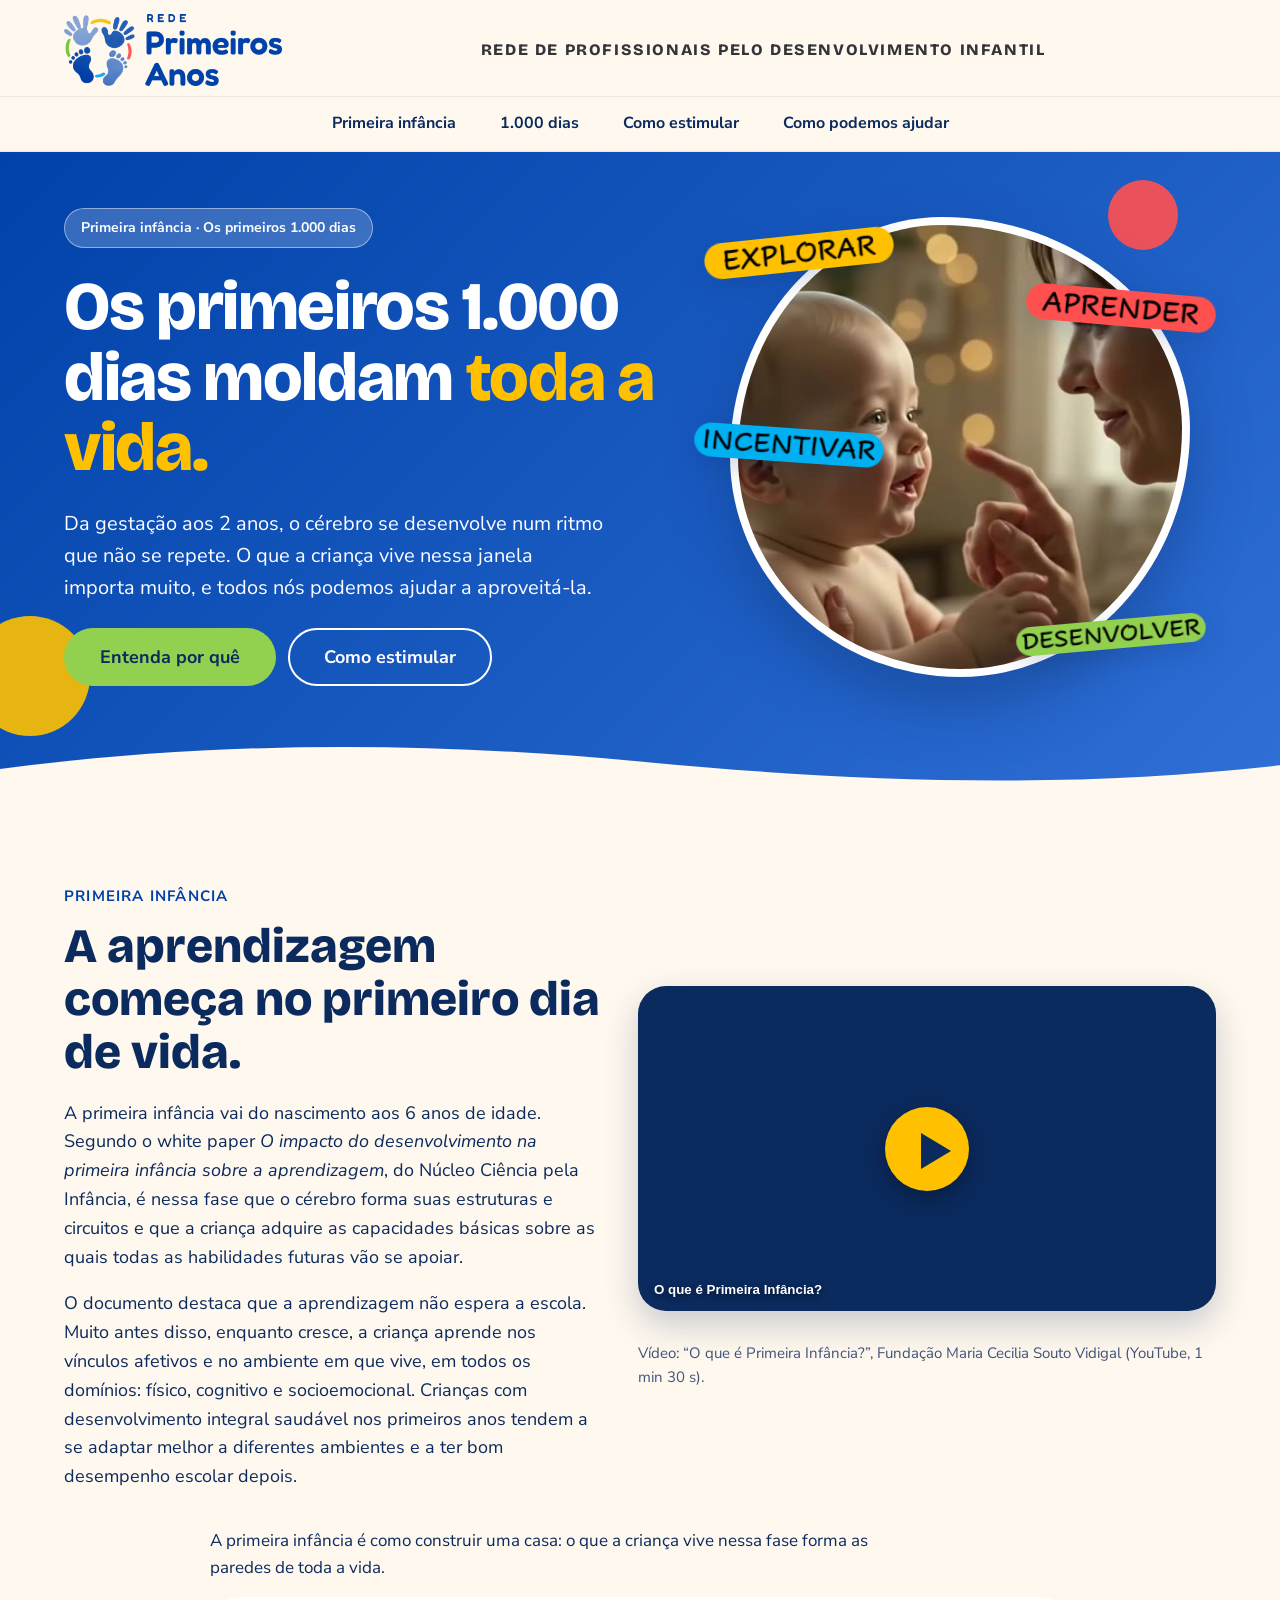
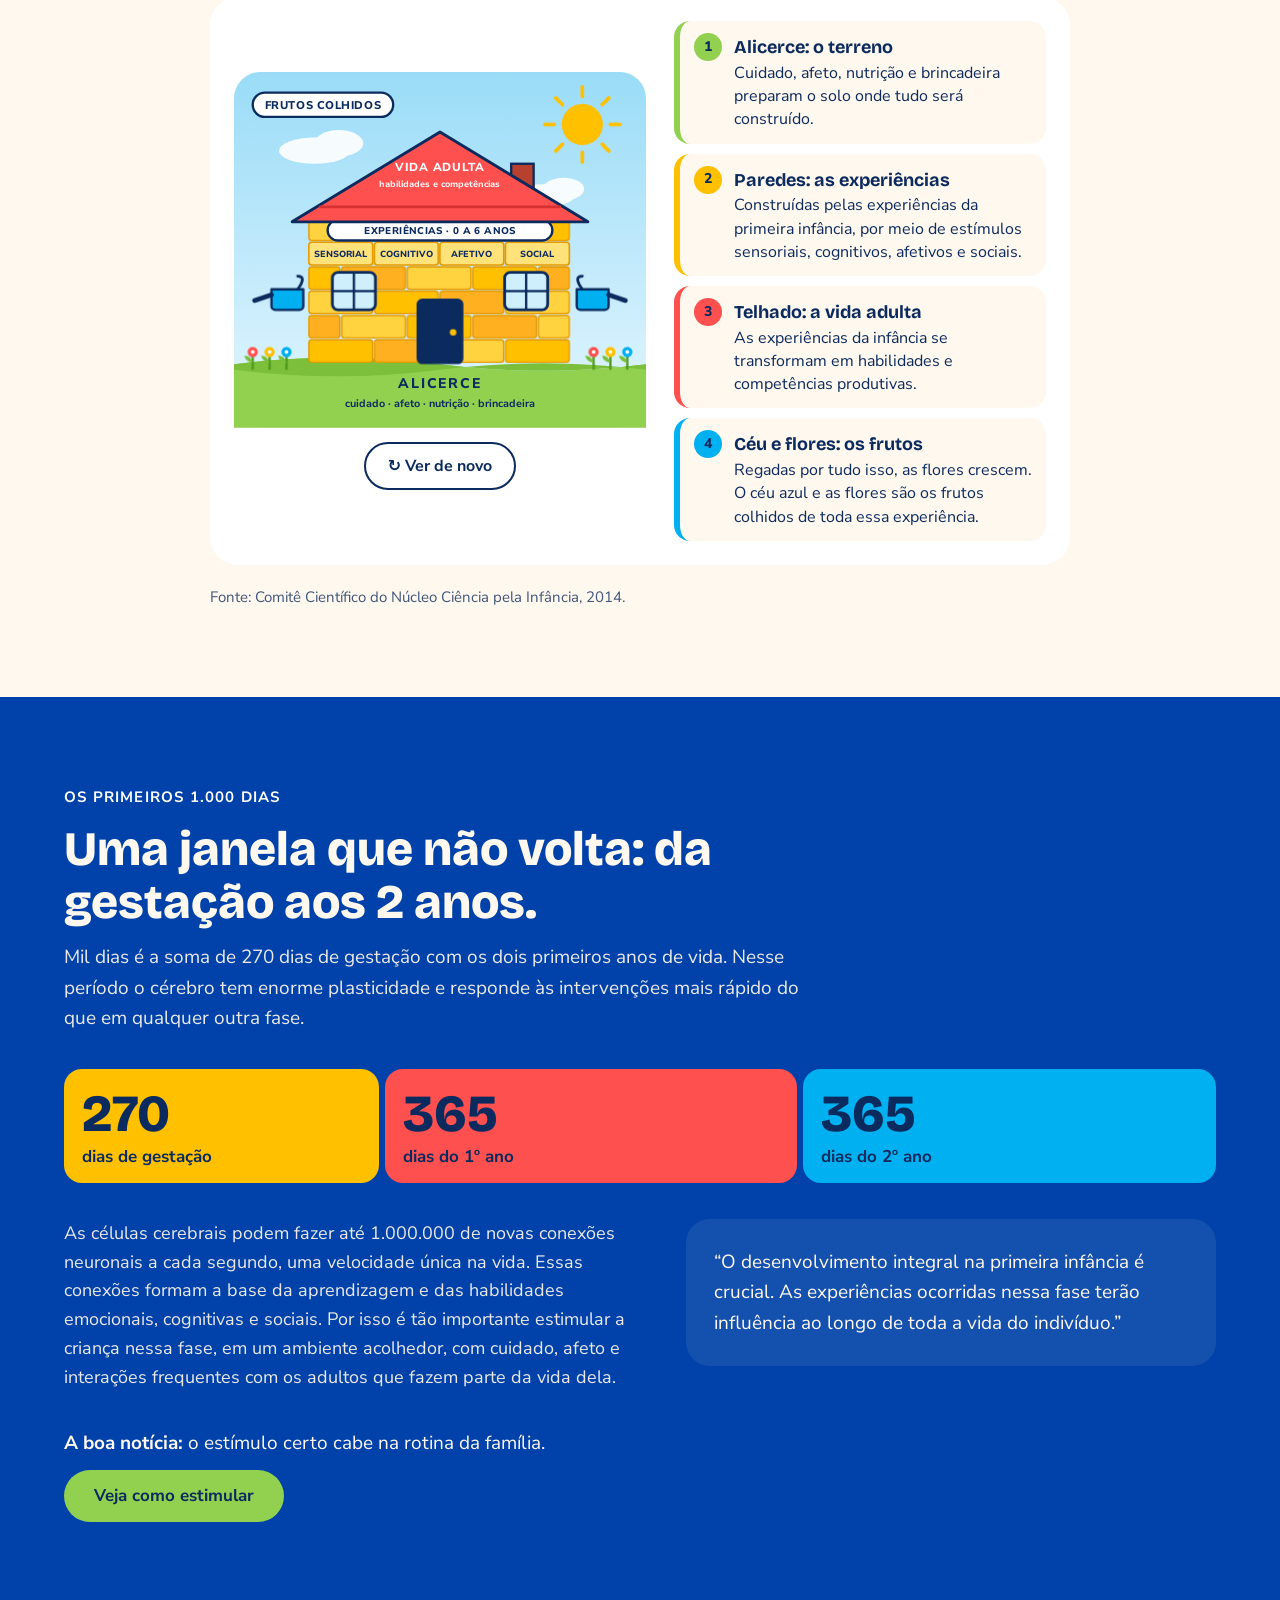
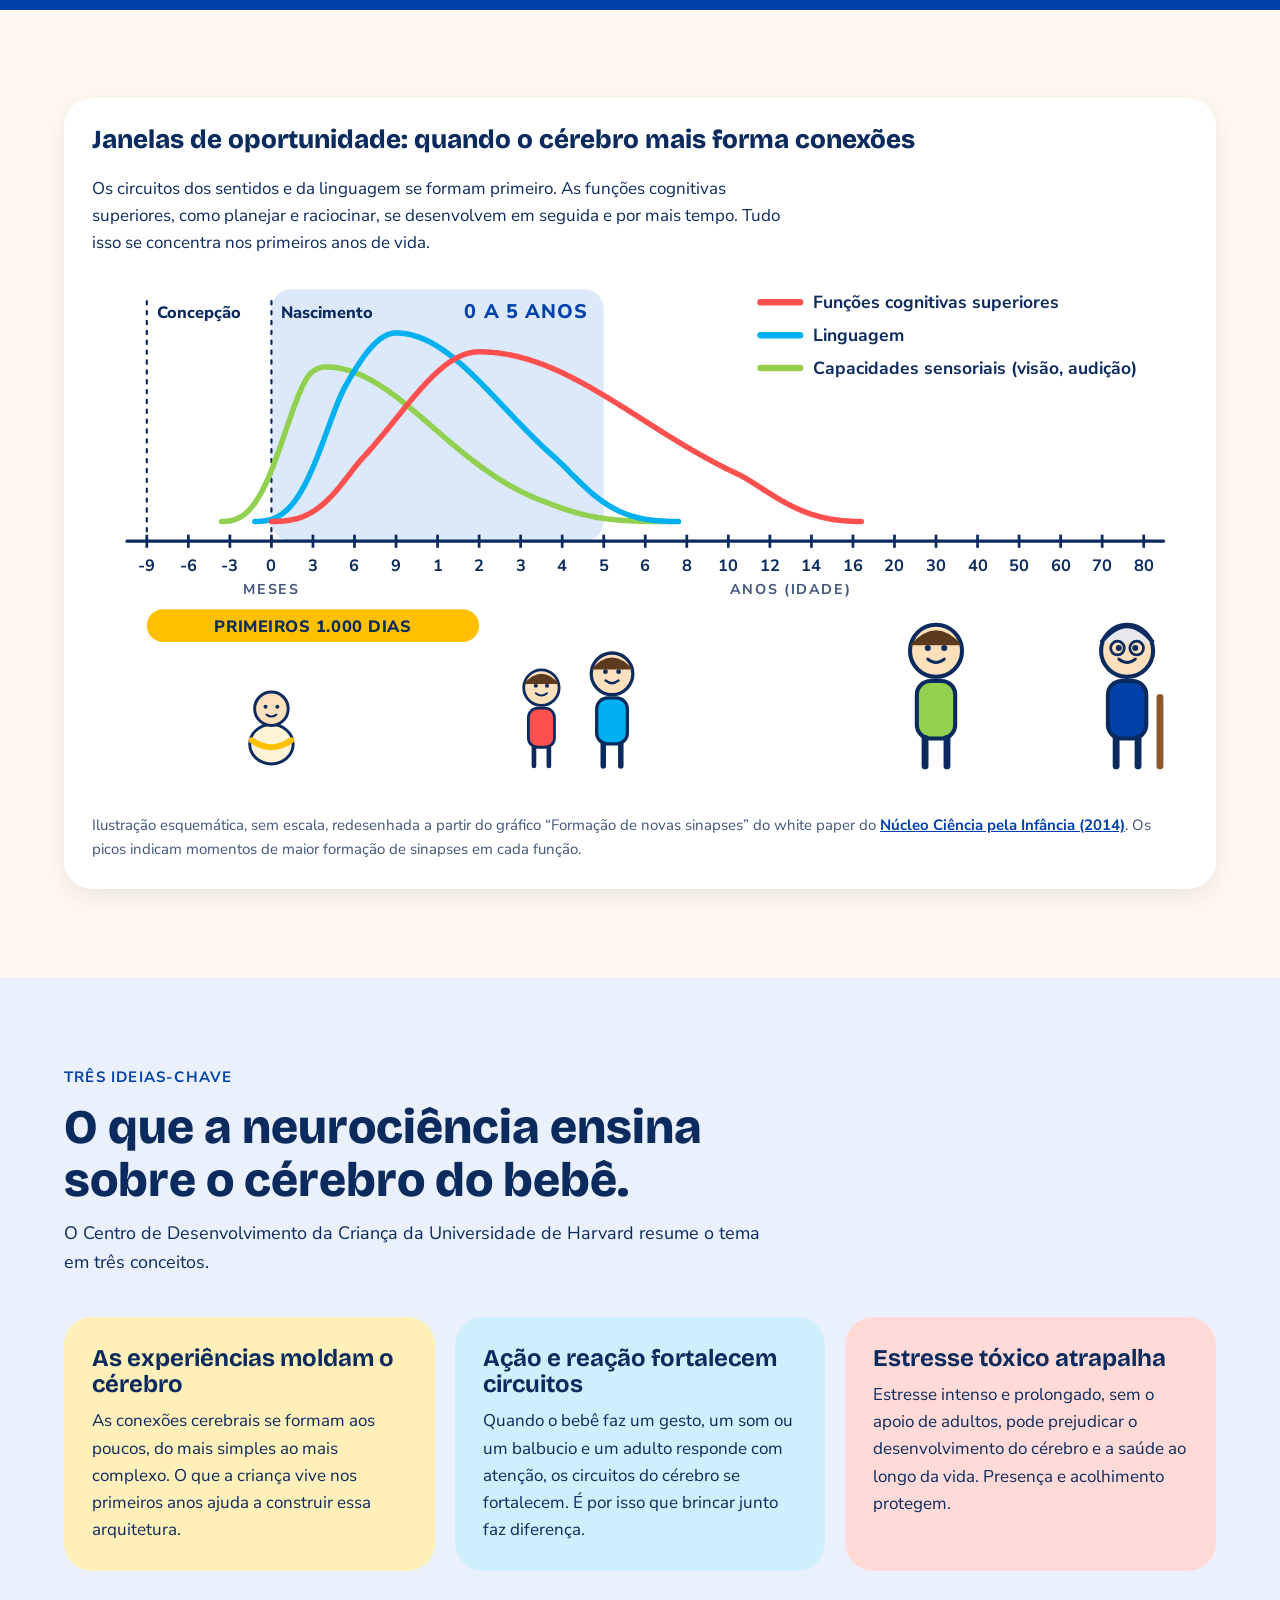
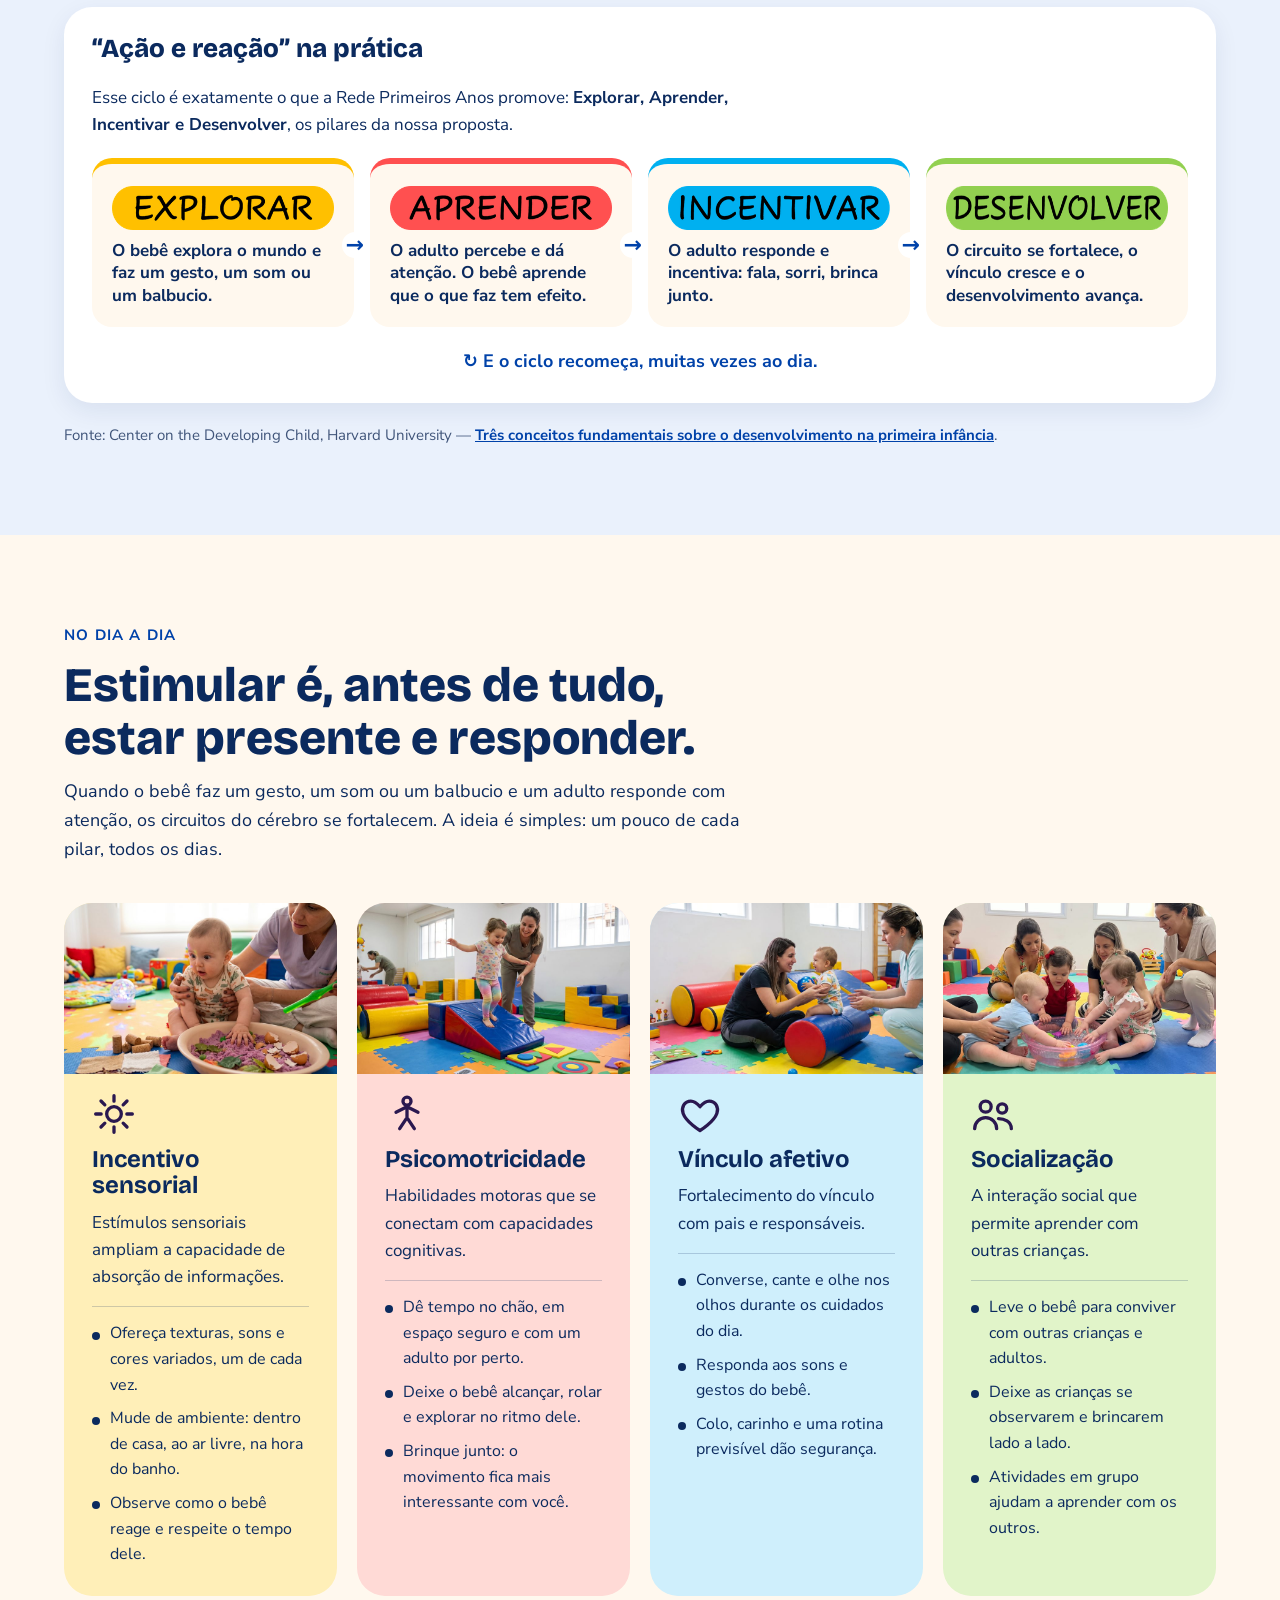
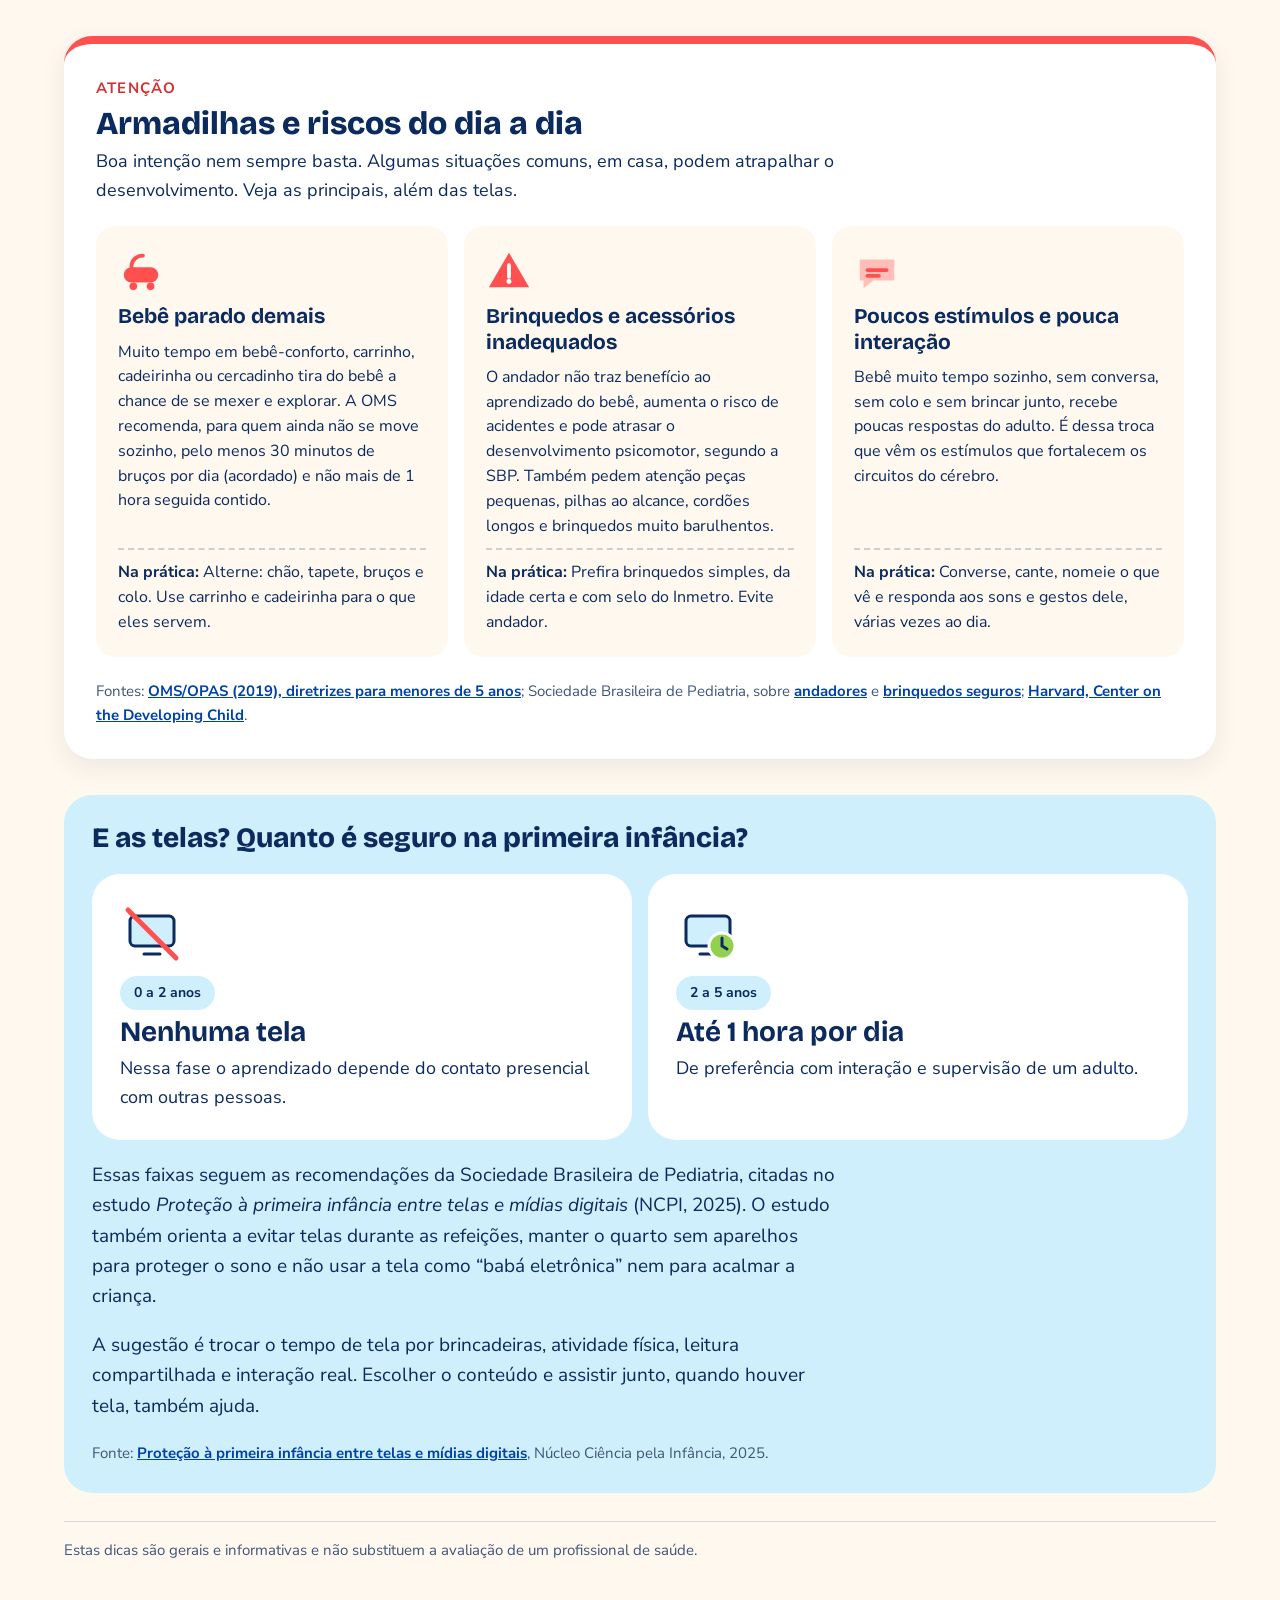
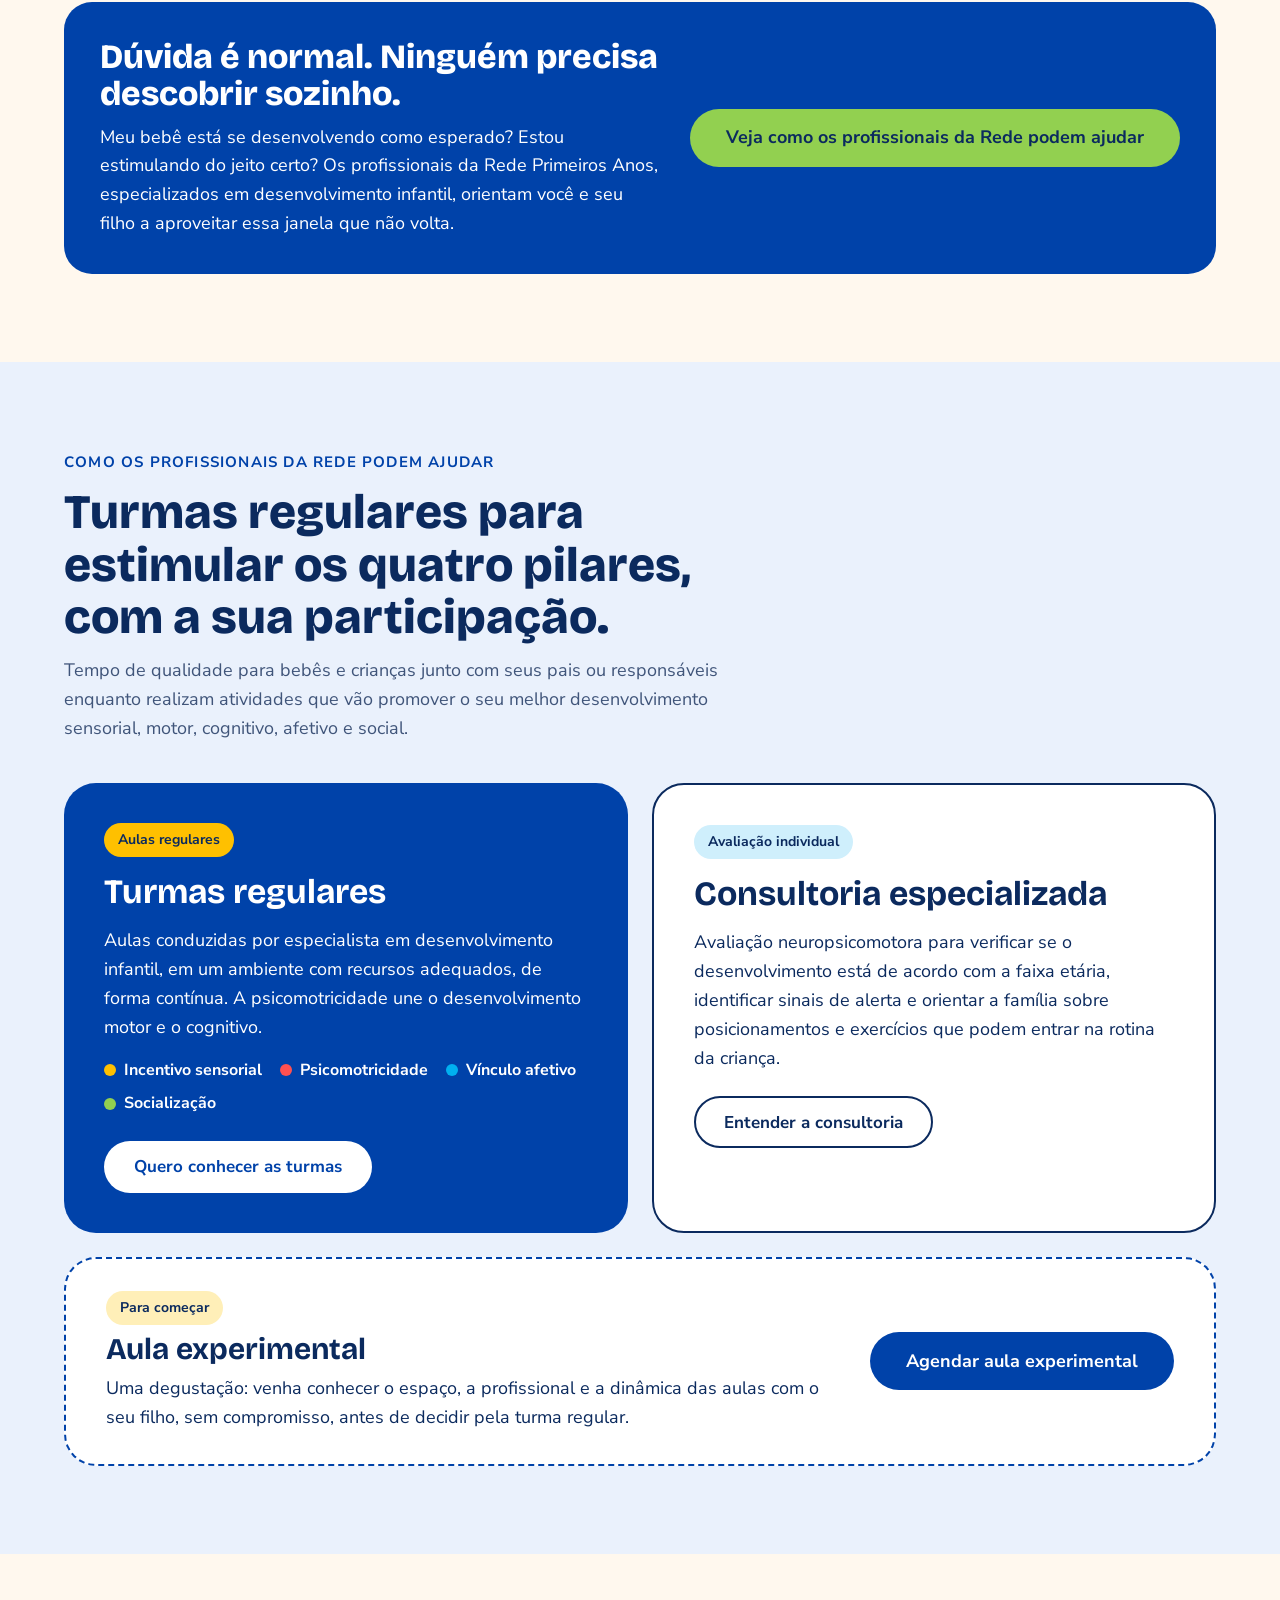
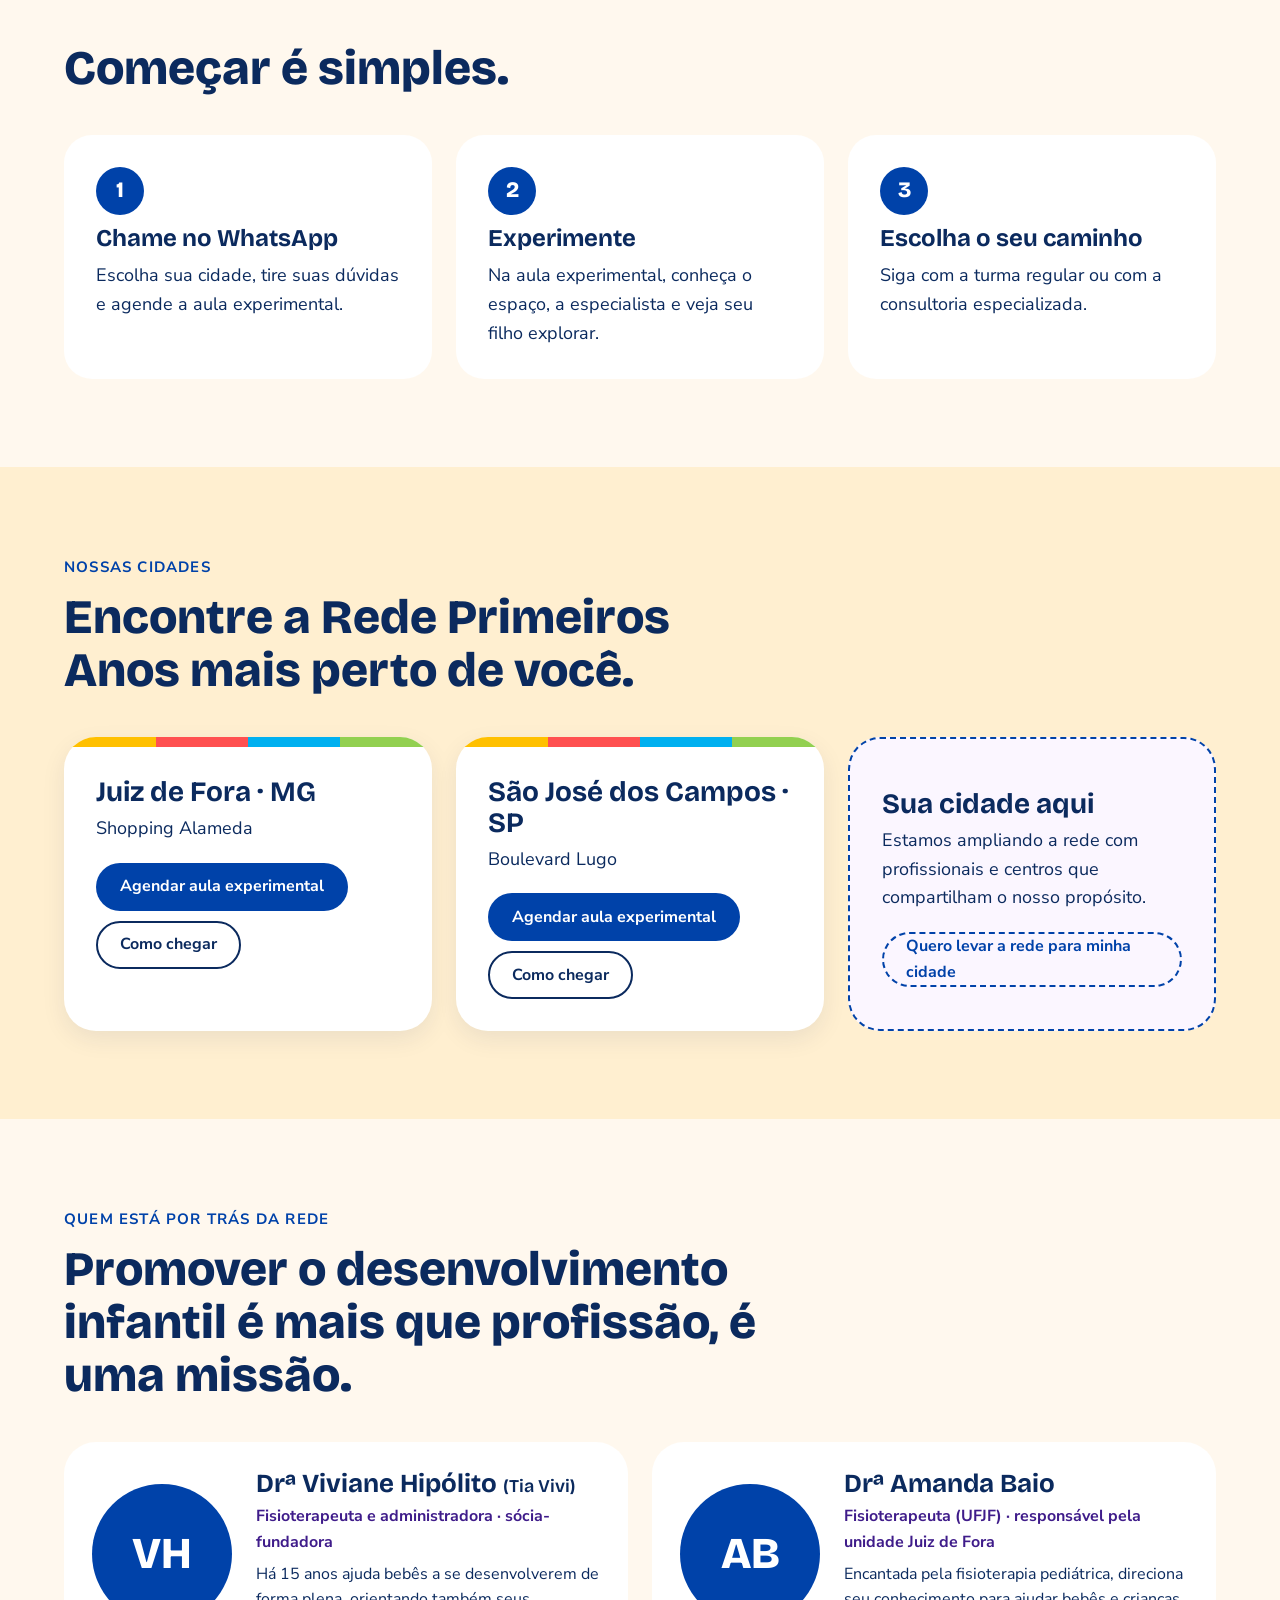
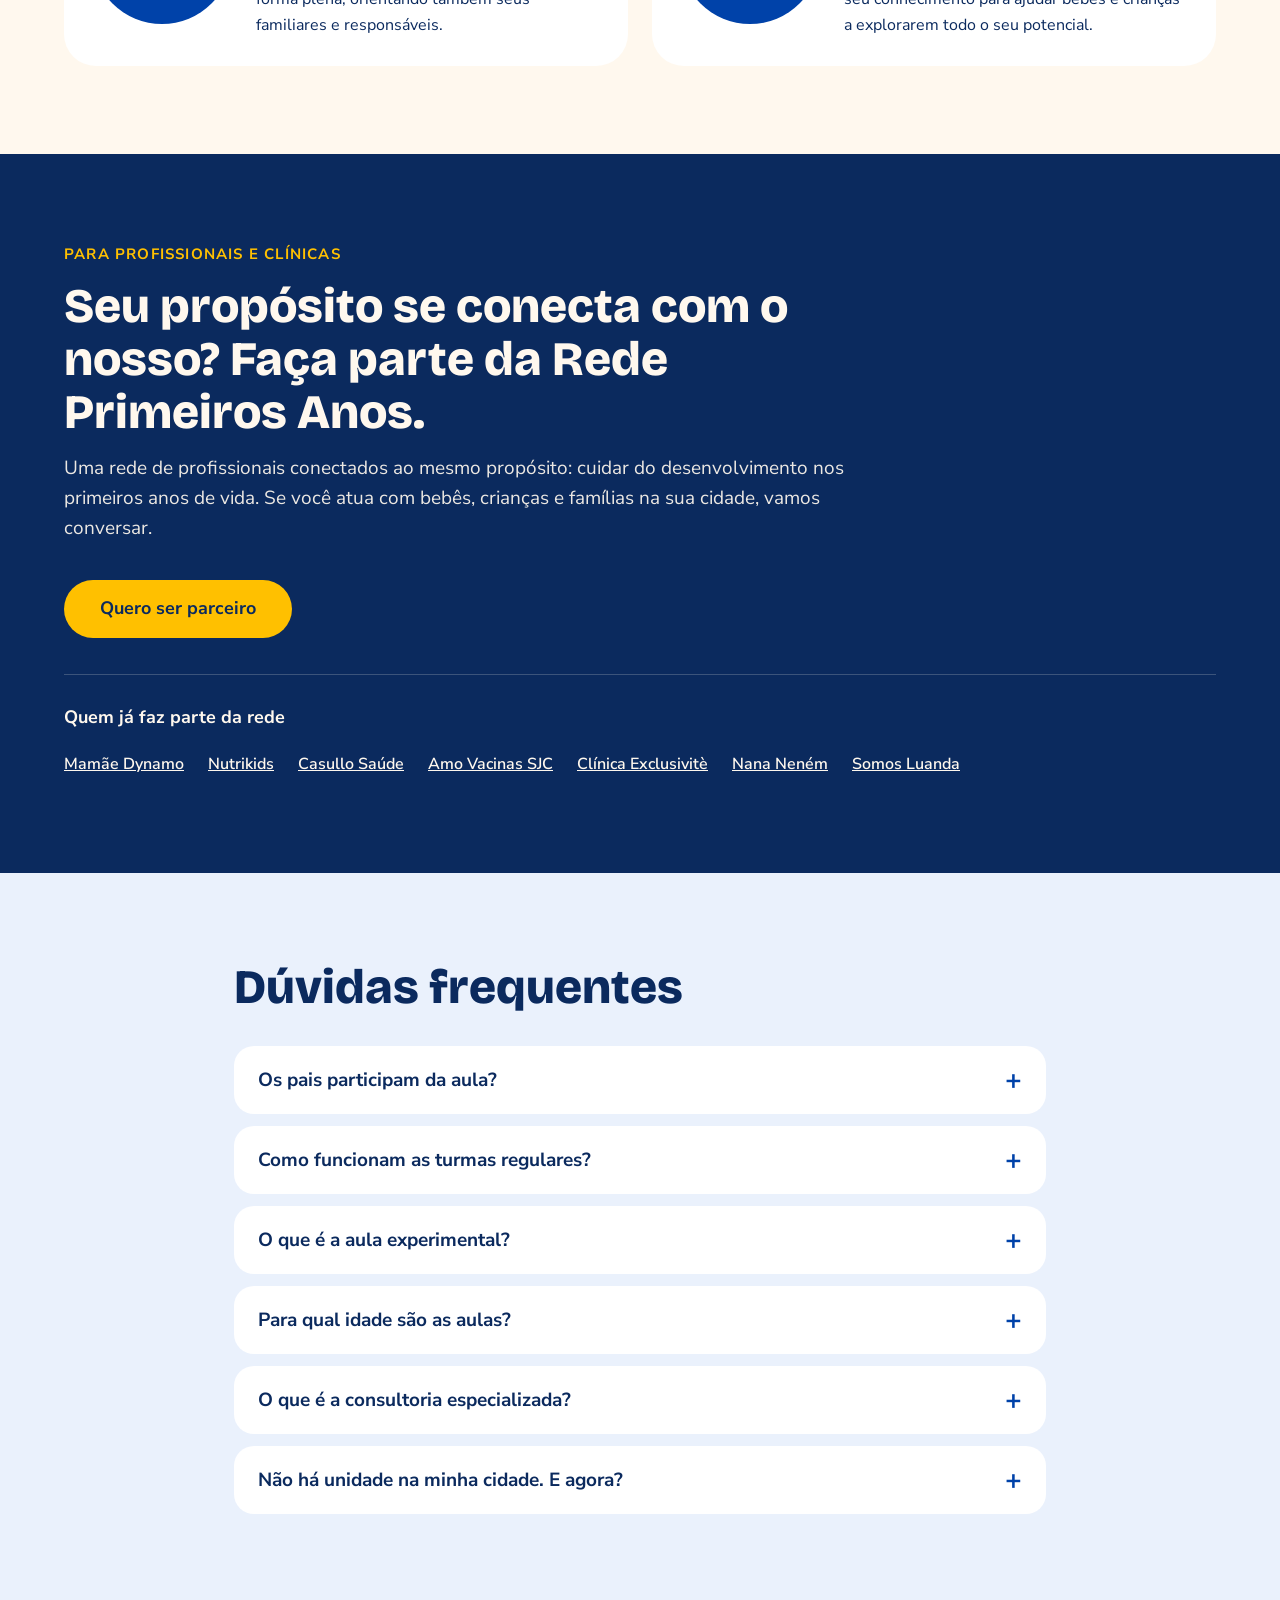
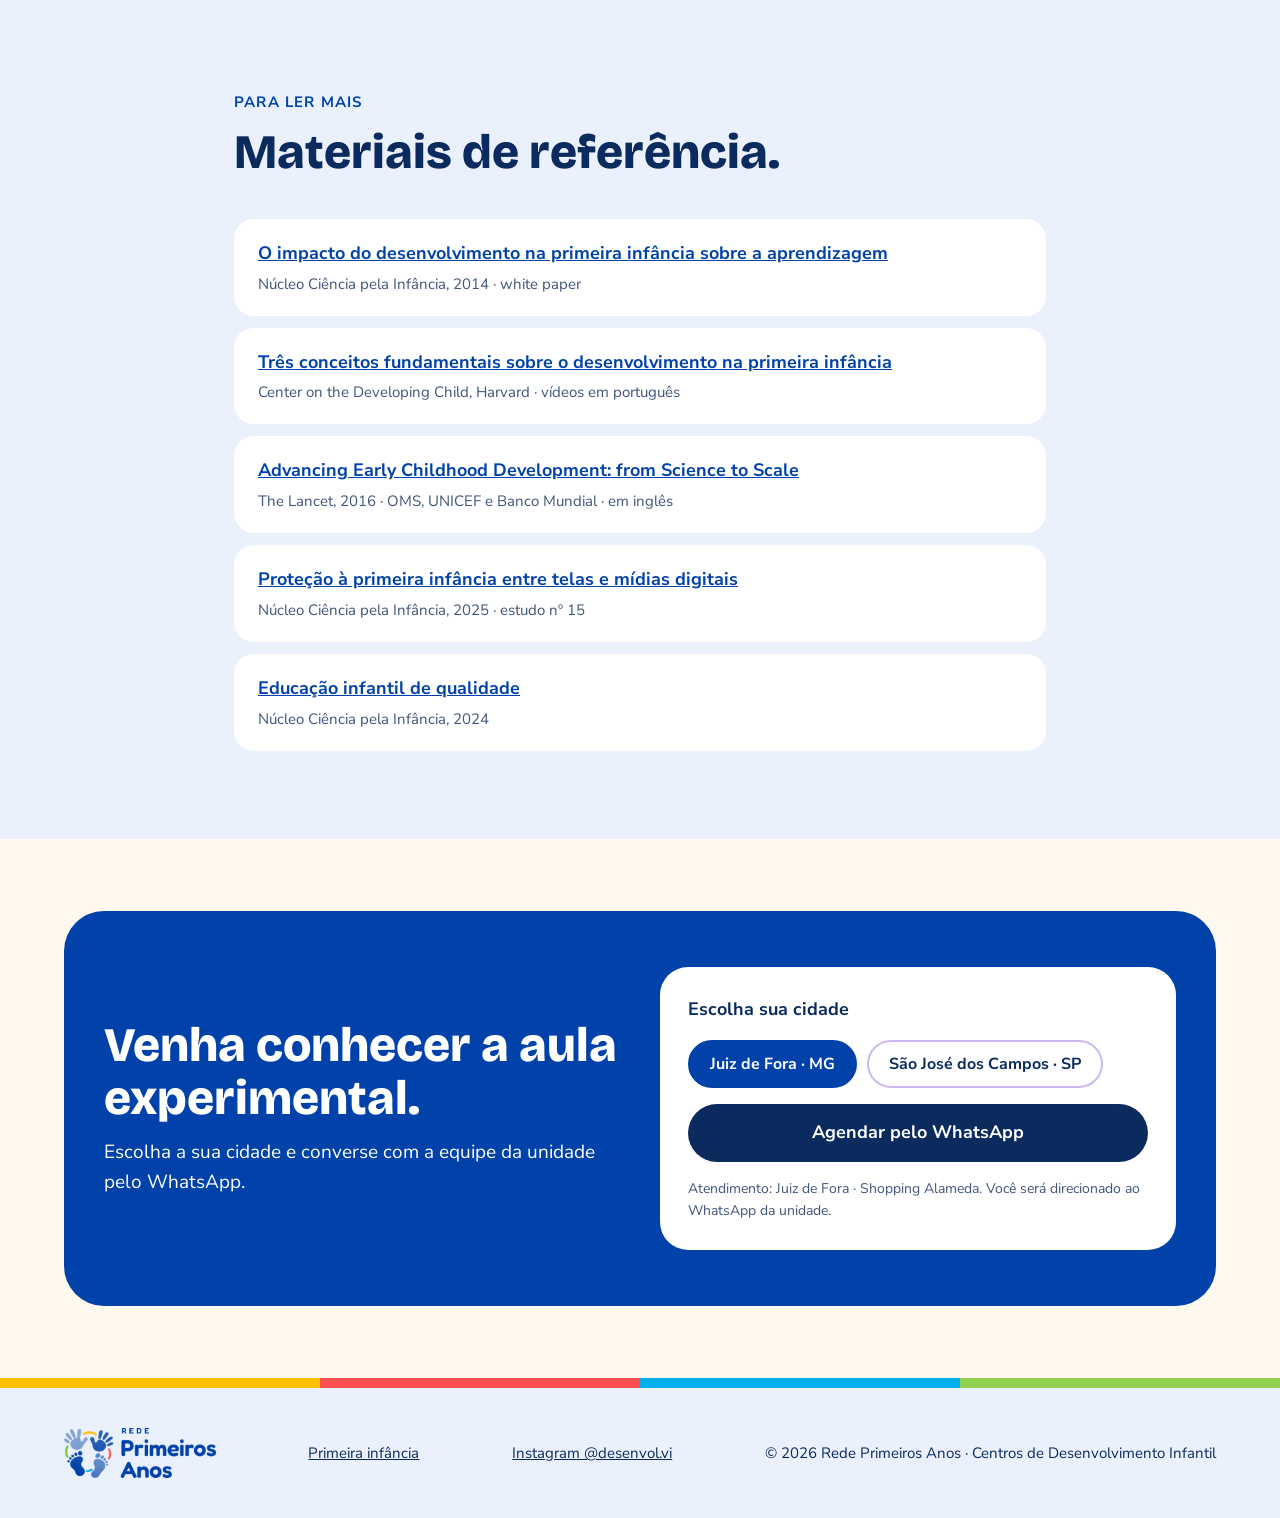
<file: index.html>
<!doctype html>
<html lang="pt-BR">
<head>
<meta charset="utf-8">
<script>(function(){try{if(window.matchMedia&&matchMedia("(prefers-reduced-motion: reduce)").matches)return;var d=document.documentElement;d.classList.add("intro-on","intro-lock")}catch(e){}})();</script>
<meta name="viewport" content="width=device-width, initial-scale=1">
<title>Rede Primeiros Anos — Centros de Desenvolvimento Infantil</title>
<meta name="description" content="O que acontece nos primeiros 1.000 dias muda a vida inteira. Veja como estimular seu filho e como os profissionais da Rede Primeiros Anos podem ajudar, com turmas regulares para bebês e crianças junto com os pais.">
<meta name="theme-color" content="#0042A9">
<meta property="og:type" content="website">
<meta property="og:title" content="Rede Primeiros Anos — Centros de Desenvolvimento Infantil">
<meta property="og:description" content="Os primeiros anos passam rápido. Aproveite cada um deles, perto de você.">
<meta property="og:image" content="assets/img/favicon-512.png">
<link rel="icon" type="image/png" sizes="32x32" href="assets/img/favicon-32.png">
<link rel="icon" type="image/png" sizes="64x64" href="assets/img/favicon-64.png">
<link rel="apple-touch-icon" href="assets/img/apple-touch-icon.png">
<link rel="preconnect" href="https://fonts.googleapis.com">
<link rel="preconnect" href="https://fonts.gstatic.com" crossorigin>
<link href="https://fonts.googleapis.com/css2?family=Bricolage+Grotesque:opsz,wght@12..96,500;12..96,700;12..96,800&family=Nunito+Sans:wght@400;600;700&display=swap" rel="stylesheet">
<link rel="stylesheet" href="assets/css/style.css">
<script type="application/ld+json">
{"@context":"https://schema.org","@type":"Organization","name":"Rede Primeiros Anos","url":"https://www.desenvolvi.site","logo":"assets/img/favicon-512.png","sameAs":["https://www.instagram.com/desenvol.vi/"]}
</script>
</head>
<body>
<div class="abertura" id="intro" role="dialog" aria-modal="true" aria-label="Vídeo de abertura">
  <div class="intro-bg" aria-hidden="true" style="background-image:url(assets/video/intro-poster.jpg)"></div>
  <div class="intro-clip" id="intro-clip"><video id="intro-video" class="intro-video" muted playsinline preload="auto" poster="assets/video/intro-poster.jpg" aria-hidden="true"></video></div>
  <div class="intro-ctrl">
    <button type="button" class="intro-btn" id="intro-som" aria-pressed="false" aria-label="Ativar o som do vídeo"><svg viewBox="0 0 24 24" width="22" height="22" fill="none" stroke="currentColor" stroke-width="2" stroke-linecap="round" stroke-linejoin="round" aria-hidden="true"><path d="M11 5 6 9H3v6h3l5 4V5z"/><path class="som-on" d="M15.5 8.5a5 5 0 0 1 0 7M18.5 5.5a9 9 0 0 1 0 13"/><path class="som-off" d="m16 9 5 6m0-6-5 6"/></svg></button>
    <button type="button" class="intro-btn" id="intro-pular">Pular abertura <span aria-hidden="true">›</span></button>
  </div>
</div>
<noscript><style>.abertura{display:none!important}html{overflow:auto!important}</style></noscript>
<a class="skip" href="#conteudo">Pular para o conteúdo</a>

<header class="site-header">
  <div class="wrap">
    <a class="brand" href="#" aria-label="Rede Primeiros Anos — início"><img src="assets/img/logo-rede.png" width="197" height="65" alt="Rede Primeiros Anos"></a>
    <p class="tagline">Rede de profissionais pelo <br class="tl-br">desenvolvimento infantil</p>
    <button class="menu-toggle" type="button" id="menu-toggle" aria-label="Abrir menu" aria-expanded="false" aria-controls="menu-bar"><span></span><span></span><span></span></button>
  </div>
</header>
<div class="site-bar" id="menu-bar">
  <div class="wrap">
    <nav class="nav" aria-label="Principal">
      <a href="#primeira-infancia">Primeira infância</a>
      <a href="#mil-dias">1.000 dias</a>
      <a href="#em-casa">Como estimular</a>
      <a href="#servicos">Como podemos ajudar</a>
    </nav>
  </div>
</div>

<main id="conteudo">

<!-- TOPO -->
<section class="hero-top" id="topo">
  <span class="blob b1" aria-hidden="true"></span><span class="blob b2" aria-hidden="true"></span><span class="blob b3" aria-hidden="true"></span>
  <div class="wrap">
    <div class="ht-text">
      <span class="chip-w">Primeira infância · Os primeiros 1.000 dias</span>
      <h1>Os primeiros 1.000 dias moldam <em>toda a vida.</em></h1>
      <p class="lead">Da gestação aos 2 anos, o cérebro se desenvolve num ritmo que não se repete. O que a criança vive nessa janela importa muito, e todos nós podemos ajudar a aproveitá-la.</p>
      <div class="ht-cta">
        <a class="btn btn-green btn-lg" href="#primeira-infancia" data-evento="hero_entenda">Entenda por quê</a>
        <a class="btn btn-ghost btn-lg" href="#em-casa" data-evento="hero_estimular">Como estimular</a>
      </div>
    </div>
    <div class="ht-art">
      <div class="ht-frame" data-foto="hero">
        <img src="assets/img/icone.png" width="440" height="440" alt="Bebê engatinhando, ilustração da marca da Rede">
      </div>
      <img class="pill p1" src="assets/img/explorar.png" alt="" aria-hidden="true">
      <img class="pill p2" src="assets/img/aprender.png" alt="" aria-hidden="true">
      <img class="pill p3" src="assets/img/incentivar.png" alt="" aria-hidden="true">
      <img class="pill p4" src="assets/img/desenvolver.png" alt="" aria-hidden="true">
    </div>
  </div>
  <svg class="ht-wave" viewBox="0 0 1440 60" preserveAspectRatio="none" aria-hidden="true"><path d="M0 60V30C240 0 480 0 720 22s480 30 720 4v34z" fill="#FFF8EE"/></svg>
</section>

<!-- PRIMEIRA INFÂNCIA -->
<section class="section" id="primeira-infancia">
  <div class="wrap">
    <div class="pi-top">
      <div class="pi-text">
        <div class="section-head">
      <span class="eyebrow">Primeira infância</span>
      <h2>A aprendizagem começa no primeiro dia de vida.</h2>
    </div>
        <div class="prose">
      <p>A primeira infância vai do nascimento aos 6 anos de idade. Segundo o white paper <em>O impacto do desenvolvimento na primeira infância sobre a aprendizagem</em>, do Núcleo Ciência pela Infância, é nessa fase que o cérebro forma suas estruturas e circuitos e que a criança adquire as capacidades básicas sobre as quais todas as habilidades futuras vão se apoiar.</p>
      <p>O documento destaca que a aprendizagem não espera a escola. Muito antes disso, enquanto cresce, a criança aprende nos vínculos afetivos e no ambiente em que vive, em todos os domínios: físico, cognitivo e socioemocional. Crianças com desenvolvimento integral saudável nos primeiros anos tendem a se adaptar melhor a diferentes ambientes e a ter bom desempenho escolar depois.</p>
    </div>
      </div>
      <div class="pi-video">
        <div class="video-box" id="video-pi-box" data-video="primeiraInfancia"></div>
        <p class="fonte">Vídeo: “O que é Primeira Infância?”, Fundação Maria Cecilia Souto Vidigal (YouTube, 1 min 30 s).</p>
      </div>
    </div>
    <div class="pi-more">
    <figure class="foto-banner" data-foto="primeiraInfancia" hidden></figure>
<p class="info-lead casa-intro">A primeira infância é como construir uma casa: o que a criança vive nessa fase forma as paredes de toda a vida.</p>
    <div class="casa-row">
      <figure class="casa casa-anim" id="casa-anim" aria-label="Animação: a primeira infância como as paredes de uma casa">
        <div class="casa-art"><svg viewBox="0 0 440 380" role="img" aria-labelledby="casa-t casa-d"><title id="casa-t">Casa sendo construída sobre um terreno verde</title><desc id="casa-d">Animação: o terreno verde é o alicerce de cuidado, afeto, nutrição e brincadeira. As paredes amarelas são construídas pelas experiências sensoriais, cognitivas, afetivas e sociais da primeira infância. O telhado é a vida adulta, com habilidades e competências. O céu azul e as flores são os frutos colhidos.</desc><defs><linearGradient id="ceu" x1="0" y1="0" x2="0" y2="1"><stop offset="0" stop-color="#9ADCF7"/><stop offset="1" stop-color="#E4F6FF"/></linearGradient></defs><rect width="440" height="380" rx="28" fill="url(#ceu)"/><g fill="#fff" opacity=".9"><ellipse cx="86" cy="84" rx="38" ry="14"/><ellipse cx="112" cy="76" rx="26" ry="14"/><ellipse cx="330" cy="132" rx="34" ry="12"/><ellipse cx="352" cy="125" rx="22" ry="12"/></g><g class="st sol" style="--d:6.9s"><circle cx="372" cy="56" r="22" fill="#FFC000"/><line x1="402.0" y1="56.0" x2="412.0" y2="56.0" stroke="#FFC000" stroke-width="4" stroke-linecap="round"/><line x1="393.2" y1="77.2" x2="400.3" y2="84.3" stroke="#FFC000" stroke-width="4" stroke-linecap="round"/><line x1="372.0" y1="86.0" x2="372.0" y2="96.0" stroke="#FFC000" stroke-width="4" stroke-linecap="round"/><line x1="350.8" y1="77.2" x2="343.7" y2="84.3" stroke="#FFC000" stroke-width="4" stroke-linecap="round"/><line x1="342.0" y1="56.0" x2="332.0" y2="56.0" stroke="#FFC000" stroke-width="4" stroke-linecap="round"/><line x1="350.8" y1="34.8" x2="343.7" y2="27.7" stroke="#FFC000" stroke-width="4" stroke-linecap="round"/><line x1="372.0" y1="26.0" x2="372.0" y2="16.0" stroke="#FFC000" stroke-width="4" stroke-linecap="round"/><line x1="393.2" y1="34.8" x2="400.3" y2="27.7" stroke="#FFC000" stroke-width="4" stroke-linecap="round"/></g><g class="st pop" style="--d:6.9s"><rect x="20" y="22" width="150" height="26" rx="13" fill="#fff" stroke="#0B2A5E" stroke-width="2.5"/><text x="95" y="40" text-anchor="middle" font-size="12" font-weight="800" fill="#0B2A5E" letter-spacing=".6">FRUTOS COLHIDOS</text></g><g class="st fund" style="--d:0.2s"><path d="M0 312q110-14 220 0t220 0v68H0z" fill="#92D050"/><path d="M0 312q110-14 220 0t220 0v6q-110-14-220 0t-220 0z" fill="#7BBF3A"/><text x="220" y="338" text-anchor="middle" font-size="15" font-weight="800" fill="#0B2A5E" letter-spacing="2">ALICERCE</text><text x="220" y="358" text-anchor="middle" font-size="11.5" font-weight="700" fill="#0B2A5E">cuidado · afeto · nutrição · brincadeira</text></g><rect class="st tij" style="--d:1.90s" x="80" y="286" width="68" height="24" rx="3" fill="#FFC000" stroke="#E59B00" stroke-width="1.5"/><rect class="st tij" style="--d:1.96s" x="150" y="286" width="68" height="24" rx="3" fill="#FFB020" stroke="#E59B00" stroke-width="1.5"/><rect class="st tij" style="--d:2.02s" x="220" y="286" width="68" height="24" rx="3" fill="#FFD23F" stroke="#E59B00" stroke-width="1.5"/><rect class="st tij" style="--d:2.08s" x="290" y="286" width="68" height="24" rx="3" fill="#FFC000" stroke="#E59B00" stroke-width="1.5"/><rect class="st tij" style="--d:2.32s" x="80" y="260" width="33" height="24" rx="3" fill="#FFB020" stroke="#E59B00" stroke-width="1.5"/><rect class="st tij" style="--d:2.38s" x="115" y="260" width="68" height="24" rx="3" fill="#FFD23F" stroke="#E59B00" stroke-width="1.5"/><rect class="st tij" style="--d:2.44s" x="185" y="260" width="68" height="24" rx="3" fill="#FFC000" stroke="#E59B00" stroke-width="1.5"/><rect class="st tij" style="--d:2.50s" x="255" y="260" width="68" height="24" rx="3" fill="#FFB020" stroke="#E59B00" stroke-width="1.5"/><rect class="st tij" style="--d:2.56s" x="325" y="260" width="33" height="24" rx="3" fill="#FFD23F" stroke="#E59B00" stroke-width="1.5"/><rect class="st tij" style="--d:2.74s" x="80" y="234" width="68" height="24" rx="3" fill="#FFD23F" stroke="#E59B00" stroke-width="1.5"/><rect class="st tij" style="--d:2.80s" x="150" y="234" width="68" height="24" rx="3" fill="#FFC000" stroke="#E59B00" stroke-width="1.5"/><rect class="st tij" style="--d:2.86s" x="220" y="234" width="68" height="24" rx="3" fill="#FFB020" stroke="#E59B00" stroke-width="1.5"/><rect class="st tij" style="--d:2.92s" x="290" y="234" width="68" height="24" rx="3" fill="#FFD23F" stroke="#E59B00" stroke-width="1.5"/><rect class="st tij" style="--d:3.16s" x="80" y="208" width="33" height="24" rx="3" fill="#FFC000" stroke="#E59B00" stroke-width="1.5"/><rect class="st tij" style="--d:3.22s" x="115" y="208" width="68" height="24" rx="3" fill="#FFB020" stroke="#E59B00" stroke-width="1.5"/><rect class="st tij" style="--d:3.28s" x="185" y="208" width="68" height="24" rx="3" fill="#FFD23F" stroke="#E59B00" stroke-width="1.5"/><rect class="st tij" style="--d:3.34s" x="255" y="208" width="68" height="24" rx="3" fill="#FFC000" stroke="#E59B00" stroke-width="1.5"/><rect class="st tij" style="--d:3.40s" x="325" y="208" width="33" height="24" rx="3" fill="#FFB020" stroke="#E59B00" stroke-width="1.5"/><rect class="st tij" style="--d:3.58s" x="80" y="182" width="68" height="24" rx="3" fill="#FFB020" stroke="#E59B00" stroke-width="1.5"/><rect class="st tij" style="--d:3.64s" x="150" y="182" width="68" height="24" rx="3" fill="#FFD23F" stroke="#E59B00" stroke-width="1.5"/><rect class="st tij" style="--d:3.70s" x="220" y="182" width="68" height="24" rx="3" fill="#FFC000" stroke="#E59B00" stroke-width="1.5"/><rect class="st tij" style="--d:3.76s" x="290" y="182" width="68" height="24" rx="3" fill="#FFB020" stroke="#E59B00" stroke-width="1.5"/><rect class="st tij" style="--d:4.00s" x="80" y="156" width="33" height="24" rx="3" fill="#FFD23F" stroke="#E59B00" stroke-width="1.5"/><rect class="st tij" style="--d:4.06s" x="115" y="156" width="68" height="24" rx="3" fill="#FFC000" stroke="#E59B00" stroke-width="1.5"/><rect class="st tij" style="--d:4.12s" x="185" y="156" width="68" height="24" rx="3" fill="#FFB020" stroke="#E59B00" stroke-width="1.5"/><rect class="st tij" style="--d:4.18s" x="255" y="156" width="68" height="24" rx="3" fill="#FFD23F" stroke="#E59B00" stroke-width="1.5"/><rect class="st tij" style="--d:4.24s" x="325" y="156" width="33" height="24" rx="3" fill="#FFC000" stroke="#E59B00" stroke-width="1.5"/><g class="st tij" style="--d:3.63s"><rect x="80" y="182" width="68" height="24" rx="3" fill="#FFE27A" stroke="#E59B00" stroke-width="1.5"/><text x="114" y="198" text-anchor="middle" font-size="9.5" font-weight="800" fill="#0B2A5E">SENSORIAL</text></g><g class="st tij" style="--d:3.69s"><rect x="150" y="182" width="68" height="24" rx="3" fill="#FFE27A" stroke="#E59B00" stroke-width="1.5"/><text x="184" y="198" text-anchor="middle" font-size="9.5" font-weight="800" fill="#0B2A5E">COGNITIVO</text></g><g class="st tij" style="--d:3.75s"><rect x="220" y="182" width="68" height="24" rx="3" fill="#FFE27A" stroke="#E59B00" stroke-width="1.5"/><text x="254" y="198" text-anchor="middle" font-size="9.5" font-weight="800" fill="#0B2A5E">AFETIVO</text></g><g class="st tij" style="--d:3.81s"><rect x="290" y="182" width="68" height="24" rx="3" fill="#FFE27A" stroke="#E59B00" stroke-width="1.5"/><text x="324" y="198" text-anchor="middle" font-size="9.5" font-weight="800" fill="#0B2A5E">SOCIAL</text></g><g class="st pop" style="--d:4.3s"><rect x="100" y="158" width="240" height="22" rx="11" fill="#fff" stroke="#0B2A5E" stroke-width="2.5"/><text x="220" y="173" text-anchor="middle" font-size="10.5" font-weight="800" fill="#0B2A5E" letter-spacing=".4">EXPERIÊNCIAS · 0 A 6 ANOS</text></g><g class="st pop" style="--d:4.7s"><rect x="195" y="242" width="50" height="70" rx="6" fill="#0B2A5E"/><circle cx="234" cy="278" r="3.5" fill="#FFC000"/></g><g class="st pop" style="--d:4.95s"><rect x="105" y="214" width="46" height="40" rx="6" fill="#CFEFFC" stroke="#0B2A5E" stroke-width="3"/><path d="M128 214v40M105 234h46" stroke="#0B2A5E" stroke-width="2.5"/></g><g class="st pop" style="--d:5.1s"><rect x="289" y="214" width="46" height="40" rx="6" fill="#CFEFFC" stroke="#0B2A5E" stroke-width="3"/><path d="M312 214v40M289 234h46" stroke="#0B2A5E" stroke-width="2.5"/></g><g class="st telhado" style="--d:5.7s"><rect x="296" y="98" width="24" height="52" fill="#B8402F" stroke="#0B2A5E" stroke-width="2.5"/><path d="M62 160L220 64L378 160z" fill="#FF5050" stroke="#0B2A5E" stroke-width="3" stroke-linejoin="round"/><path d="M92 144h256" stroke="#D63030" stroke-width="3" stroke-linecap="round"/><text x="220" y="106" text-anchor="middle" font-size="12.5" font-weight="800" fill="#fff" letter-spacing="1">VIDA ADULTA</text><text x="220" y="123" text-anchor="middle" font-size="9.5" font-weight="700" fill="#fff">habilidades e competências</text></g><g class="st cresce" style="--d:7.6s"><line x1="20" y1="318" x2="20" y2="302" stroke="#4E9A1E" stroke-width="2.5"/><path d="M20 311q-8-2-9-8 7 0 9 8z" fill="#7BBF3A"/><circle cx="20" cy="299" r="5.5" fill="#FF5050"/><circle cx="20" cy="299" r="2" fill="#fff"/></g><g class="st cresce" style="--d:7.9s"><line x1="38" y1="318" x2="38" y2="302" stroke="#4E9A1E" stroke-width="2.5"/><path d="M38 311q-8-2-9-8 7 0 9 8z" fill="#7BBF3A"/><circle cx="38" cy="299" r="5.5" fill="#FFC000"/><circle cx="38" cy="299" r="2" fill="#fff"/></g><g class="st cresce" style="--d:8.2s"><line x1="56" y1="318" x2="56" y2="302" stroke="#4E9A1E" stroke-width="2.5"/><path d="M56 311q-8-2-9-8 7 0 9 8z" fill="#7BBF3A"/><circle cx="56" cy="299" r="5.5" fill="#00B0F0"/><circle cx="56" cy="299" r="2" fill="#fff"/></g><g class="st cresce" style="--d:8.2s"><line x1="384" y1="318" x2="384" y2="302" stroke="#4E9A1E" stroke-width="2.5"/><path d="M384 311q-8-2-9-8 7 0 9 8z" fill="#7BBF3A"/><circle cx="384" cy="299" r="5.5" fill="#FF5050"/><circle cx="384" cy="299" r="2" fill="#fff"/></g><g class="st cresce" style="--d:7.9s"><line x1="402" y1="318" x2="402" y2="302" stroke="#4E9A1E" stroke-width="2.5"/><path d="M402 311q-8-2-9-8 7 0 9 8z" fill="#7BBF3A"/><circle cx="402" cy="299" r="5.5" fill="#FFC000"/><circle cx="402" cy="299" r="2" fill="#fff"/></g><g class="st cresce" style="--d:7.6s"><line x1="420" y1="318" x2="420" y2="302" stroke="#4E9A1E" stroke-width="2.5"/><path d="M420 311q-8-2-9-8 7 0 9 8z" fill="#7BBF3A"/><circle cx="420" cy="299" r="5.5" fill="#00B0F0"/><circle cx="420" cy="299" r="2" fill="#fff"/></g><g class="st pop" style="--d:6.9s"><path d="M40 232h34v18a4 4 0 0 1-4 4h-26a4 4 0 0 1-4-4z" fill="#00B0F0" stroke="#0B2A5E" stroke-width="2.5" stroke-linejoin="round"/><path d="M40 238L22 244" stroke="#0B2A5E" stroke-width="5" stroke-linecap="round"/><path d="M68 232q10-14 0-14" fill="none" stroke="#0B2A5E" stroke-width="3" stroke-linecap="round"/></g><path class="gota" style="--d:7.00s;--dx:-2px" d="M14 252q-3.2 5.2 0 7.6 3.2-2.4 0-7.6z" fill="#00B0F0" stroke="#0077A8" stroke-width=".8"/><path class="gota" style="--d:7.18s;--dx:1px" d="M26 252q-3.2 5.2 0 7.6 3.2-2.4 0-7.6z" fill="#00B0F0" stroke="#0077A8" stroke-width=".8"/><path class="gota" style="--d:7.36s;--dx:3px" d="M38 252q-3.2 5.2 0 7.6 3.2-2.4 0-7.6z" fill="#00B0F0" stroke="#0077A8" stroke-width=".8"/><path class="gota" style="--d:7.54s;--dx:6px" d="M50 252q-3.2 5.2 0 7.6 3.2-2.4 0-7.6z" fill="#00B0F0" stroke="#0077A8" stroke-width=".8"/><path class="gota" style="--d:7.09s;--dx:-2px" d="M20 252q-3.2 5.2 0 7.6 3.2-2.4 0-7.6z" fill="#7FD6F7" stroke="#0077A8" stroke-width=".8"/><path class="gota" style="--d:7.27s;--dx:1px" d="M32 252q-3.2 5.2 0 7.6 3.2-2.4 0-7.6z" fill="#7FD6F7" stroke="#0077A8" stroke-width=".8"/><path class="gota" style="--d:7.45s;--dx:3px" d="M44 252q-3.2 5.2 0 7.6 3.2-2.4 0-7.6z" fill="#7FD6F7" stroke="#0077A8" stroke-width=".8"/><path class="gota" style="--d:7.63s;--dx:6px" d="M56 252q-3.2 5.2 0 7.6 3.2-2.4 0-7.6z" fill="#7FD6F7" stroke="#0077A8" stroke-width=".8"/><g class="st pop" style="--d:6.9s"><path d="M366 232h34v18a4 4 0 0 1-4 4h-26a4 4 0 0 1-4-4z" fill="#00B0F0" stroke="#0B2A5E" stroke-width="2.5" stroke-linejoin="round"/><path d="M400 238L418 244" stroke="#0B2A5E" stroke-width="5" stroke-linecap="round"/><path d="M372 232q-10-14 0-14" fill="none" stroke="#0B2A5E" stroke-width="3" stroke-linecap="round"/></g><path class="gota" style="--d:7.00s;--dx:2px" d="M426 252q-3.2 5.2 0 7.6 3.2-2.4 0-7.6z" fill="#00B0F0" stroke="#0077A8" stroke-width=".8"/><path class="gota" style="--d:7.18s;--dx:-1px" d="M414 252q-3.2 5.2 0 7.6 3.2-2.4 0-7.6z" fill="#00B0F0" stroke="#0077A8" stroke-width=".8"/><path class="gota" style="--d:7.36s;--dx:-3px" d="M402 252q-3.2 5.2 0 7.6 3.2-2.4 0-7.6z" fill="#00B0F0" stroke="#0077A8" stroke-width=".8"/><path class="gota" style="--d:7.54s;--dx:-6px" d="M390 252q-3.2 5.2 0 7.6 3.2-2.4 0-7.6z" fill="#00B0F0" stroke="#0077A8" stroke-width=".8"/><path class="gota" style="--d:7.09s;--dx:2px" d="M432 252q-3.2 5.2 0 7.6 3.2-2.4 0-7.6z" fill="#7FD6F7" stroke="#0077A8" stroke-width=".8"/><path class="gota" style="--d:7.27s;--dx:-1px" d="M420 252q-3.2 5.2 0 7.6 3.2-2.4 0-7.6z" fill="#7FD6F7" stroke="#0077A8" stroke-width=".8"/><path class="gota" style="--d:7.45s;--dx:-3px" d="M408 252q-3.2 5.2 0 7.6 3.2-2.4 0-7.6z" fill="#7FD6F7" stroke="#0077A8" stroke-width=".8"/><path class="gota" style="--d:7.63s;--dx:-6px" d="M396 252q-3.2 5.2 0 7.6 3.2-2.4 0-7.6z" fill="#7FD6F7" stroke="#0077A8" stroke-width=".8"/></svg>
          <button type="button" class="btn btn-outline btn-sm casa-replay" id="casa-replay">↻ Ver de novo</button>
        </div>
        <div class="casa-text">
          <ol class="casa-steps"><li class="st-step" style="--c:#92D050;--d:0.2s"><span class="n">1</span><div><b>Alicerce: o terreno</b><span>Cuidado, afeto, nutrição e brincadeira preparam o solo onde tudo será construído.</span></div></li><li class="st-step" style="--c:#FFC000;--d:1.9s"><span class="n">2</span><div><b>Paredes: as experiências</b><span>Construídas pelas experiências da primeira infância, por meio de estímulos sensoriais, cognitivos, afetivos e sociais.</span></div></li><li class="st-step" style="--c:#FF5050;--d:5.7s"><span class="n">3</span><div><b>Telhado: a vida adulta</b><span>As experiências da infância se transformam em habilidades e competências produtivas.</span></div></li><li class="st-step" style="--c:#00B0F0;--d:6.9s"><span class="n">4</span><div><b>Céu e flores: os frutos</b><span>Regadas por tudo isso, as flores crescem. O céu azul e as flores são os frutos colhidos de toda essa experiência.</span></div></li></ol>
        </div>
      </figure>
    </div>
    <p class="fonte">Fonte: Comitê Científico do Núcleo Ciência pela Infância, 2014.</p>
    </div>
  </div>
</section>

<!-- ATO 1: OS PRIMEIROS 1.000 DIAS -->
<section class="mil on-dark" id="mil-dias">
  <div class="wrap">
    <div class="mil-head">
      <span class="eyebrow">Os primeiros 1.000 dias</span>
      <h2>Uma janela que não volta: da gestação aos 2 anos.</h2>
      <p>Mil dias é a soma de 270 dias de gestação com os dois primeiros anos de vida. Nesse período o cérebro tem enorme plasticidade e responde às intervenções mais rápido do que em qualquer outra fase.</p>
    </div>
    <div class="timeline" role="img" aria-label="Linha do tempo dos 1.000 dias: 270 dias de gestação, 365 dias do primeiro ano e 365 dias do segundo ano.">
      <div class="seg seg-1" style="flex:270"><strong>270</strong><span>dias de gestação</span></div>
      <div class="seg seg-2" style="flex:365"><strong>365</strong><span>dias do 1º ano</span></div>
      <div class="seg seg-3" style="flex:365"><strong>365</strong><span>dias do 2º ano</span></div>
    </div>
    <div class="mil-body">
      <p>As células cerebrais podem fazer até 1.000.000 de novas conexões neuronais a cada segundo, uma velocidade única na vida. Essas conexões formam a base da aprendizagem e das habilidades emocionais, cognitivas e sociais. Por isso é tão importante estimular a criança nessa fase, em um ambiente acolhedor, com cuidado, afeto e interações frequentes com os adultos que fazem parte da vida dela.</p>
      <blockquote>“O desenvolvimento integral na primeira infância é crucial. As experiências ocorridas nessa fase terão influência ao longo de toda a vida do indivíduo.”</blockquote>
    </div>
    <div class="mil-hook">
      <p><strong>A boa notícia:</strong> o estímulo certo cabe na rotina da família.</p>
      <a class="btn btn-green" href="#em-casa" data-evento="gancho_mil_dias">Veja como estimular</a>
    </div>
  </div>
</section>

<!-- JANELAS DE OPORTUNIDADE -->
<section class="section" id="janelas">
  <div class="wrap">
    <div class="infografico" role="group" aria-label="Formação de novas sinapses ao longo da vida">
      <h3>Janelas de oportunidade: quando o cérebro mais forma conexões</h3>
      <p class="info-lead">Os circuitos dos sentidos e da linguagem se formam primeiro. As funções cognitivas superiores, como planejar e raciocinar, se desenvolvem em seguida e por mais tempo. Tudo isso se concentra nos primeiros anos de vida.</p>
      <div class="chart-scroll">
      <svg class="sinapses-svg" viewBox="0 88 1000 472" role="img" aria-labelledby="sin-t sin-d" xmlns="http://www.w3.org/2000/svg">
<title id="sin-t">Formação de novas sinapses ao longo da vida</title>
<desc id="sin-d">Gráfico esquemático da idade, da concepção aos 80 anos. As capacidades sensoriais atingem o pico logo nos primeiros meses, a linguagem em torno dos 9 meses e as funções cognitivas superiores por volta de 1 a 2 anos, mantendo-se ativas por mais tempo. A faixa destacada vai do nascimento aos 5 anos.</desc>
<rect x="163.7" y="100" width="303.2" height="230" rx="18" fill="#DCE9FB"/>
<text x="452.9" y="126" text-anchor="end" font-size="18" font-weight="800" fill="#0042A9" letter-spacing="1">0 A 5 ANOS</text>
<line x1="50.0" y1="330" x2="50.0" y2="110" stroke="#0B2A5E" stroke-width="2" stroke-dasharray="3 6" stroke-linecap="round"/>
<text x="59.0" y="126" font-size="15" font-weight="800" fill="#0B2A5E">Concepção</text>
<line x1="163.7" y1="330" x2="163.7" y2="110" stroke="#0B2A5E" stroke-width="2" stroke-dasharray="3 6" stroke-linecap="round"/>
<text x="172.7" y="126" font-size="15" font-weight="800" fill="#0B2A5E">Nascimento</text>
<path d="M118.2 312.0 L119.2 312.0 L120.3 312.0 L121.3 311.9 L122.3 311.8 L123.3 311.7 L124.4 311.6 L125.4 311.5 L126.4 311.3 L127.4 311.1 L128.5 310.8 L129.5 310.5 L130.5 310.2 L131.5 309.8 L132.5 309.4 L133.6 308.9 L134.6 308.4 L135.6 307.8 L136.6 307.2 L137.7 306.5 L138.7 305.8 L139.7 305.0 L140.7 304.1 L141.8 303.2 L142.8 302.2 L143.8 301.1 L144.8 299.9 L145.8 298.7 L146.9 297.4 L147.9 296.1 L148.9 294.6 L149.9 293.1 L151.0 291.5 L152.0 289.9 L153.0 288.1 L154.0 286.3 L155.1 284.4 L156.1 282.4 L157.1 280.4 L158.1 278.2 L159.2 276.0 L160.2 273.7 L161.2 271.4 L162.2 269.0 L163.2 266.5 L164.3 263.9 L165.3 261.3 L166.3 258.6 L167.3 255.9 L168.4 253.2 L169.4 250.3 L170.4 247.5 L171.4 244.6 L172.5 241.7 L173.5 238.7 L174.5 235.7 L175.5 232.8 L176.5 229.8 L177.6 226.8 L178.6 223.8 L179.6 220.8 L180.6 217.9 L181.7 215.0 L182.7 212.1 L183.7 209.2 L184.7 206.5 L185.8 203.7 L186.8 201.1 L187.8 198.5 L188.8 196.0 L189.9 193.6 L190.9 191.2 L191.9 189.0 L192.9 186.9 L193.9 185.0 L195.0 183.1 L196.0 181.4 L197.0 179.9 L198.0 178.5 L199.1 177.3 L200.1 176.2 L201.1 175.3 L202.1 174.6 L203.2 174.0 L204.2 173.4 L205.2 172.8 L206.2 172.4 L207.2 172.0 L208.3 171.7 L209.3 171.4 L210.3 171.2 L211.3 171.0 L212.4 171.0 L213.4 171.0 L214.4 171.0 L215.4 171.0 L216.5 171.0 L217.5 171.1 L218.5 171.2 L219.5 171.3 L220.5 171.4 L221.6 171.5 L222.6 171.6 L223.6 171.8 L224.6 171.9 L225.7 172.1 L226.7 172.3 L227.7 172.5 L228.7 172.8 L229.8 173.0 L230.8 173.2 L231.8 173.5 L232.8 173.8 L233.9 174.1 L234.9 174.4 L235.9 174.7 L236.9 175.1 L237.9 175.4 L239.0 175.8 L240.0 176.2 L241.0 176.6 L242.0 177.0 L243.1 177.4 L244.1 177.8 L245.1 178.3 L246.1 178.7 L247.2 179.2 L248.2 179.7 L249.2 180.2 L250.2 180.7 L251.2 181.2 L252.3 181.7 L253.3 182.3 L254.3 182.8 L255.3 183.4 L256.4 184.0 L257.4 184.6 L258.4 185.2 L259.4 185.8 L260.5 186.4 L261.5 187.1 L262.5 187.7 L263.5 188.4 L264.6 189.0 L265.6 189.7 L266.6 190.4 L267.6 191.1 L268.6 191.8 L269.7 192.5 L270.7 193.2 L271.7 193.9 L272.7 194.7 L273.8 195.4 L274.8 196.2 L275.8 196.9 L276.8 197.7 L277.9 198.4 L278.9 199.2 L279.9 200.0 L280.9 200.8 L281.9 201.6 L283.0 202.4 L284.0 203.2 L285.0 204.0 L286.0 204.9 L287.1 205.7 L288.1 206.5 L289.1 207.4 L290.1 208.2 L291.2 209.0 L292.2 209.9 L293.2 210.8 L294.2 211.6 L295.3 212.5 L296.3 213.3 L297.3 214.2 L298.3 215.1 L299.3 215.9 L300.4 216.8 L301.4 217.7 L302.4 218.6 L303.4 219.5 L304.5 220.3 L305.5 221.2 L306.5 222.1 L307.5 223.0 L308.6 223.9 L309.6 224.8 L310.6 225.7 L311.6 226.6 L312.6 227.4 L313.7 228.3 L314.7 229.2 L315.7 230.1 L316.7 231.0 L317.8 231.9 L318.8 232.8 L319.8 233.6 L320.8 234.5 L321.9 235.4 L322.9 236.3 L323.9 237.2 L324.9 238.0 L325.9 238.9 L327.0 239.8 L328.0 240.6 L329.0 241.5 L330.0 242.4 L331.1 243.2 L332.1 244.1 L333.1 244.9 L334.1 245.8 L335.2 246.6 L336.2 247.5 L337.2 248.3 L338.2 249.1 L339.3 250.0 L340.3 250.8 L341.3 251.6 L342.3 252.4 L343.3 253.2 L344.4 254.0 L345.4 254.8 L346.4 255.6 L347.4 256.4 L348.5 257.2 L349.5 258.0 L350.5 258.8 L351.5 259.5 L352.6 260.3 L353.6 261.0 L354.6 261.8 L355.6 262.5 L356.6 263.3 L357.7 264.0 L358.7 264.7 L359.7 265.5 L360.7 266.2 L361.8 266.9 L362.8 267.6 L363.8 268.3 L364.8 269.0 L365.9 269.7 L366.9 270.4 L367.9 271.0 L368.9 271.7 L370.0 272.3 L371.0 273.0 L372.0 273.6 L373.0 274.3 L374.0 274.9 L375.1 275.5 L376.1 276.2 L377.1 276.8 L378.1 277.4 L379.2 278.0 L380.2 278.6 L381.2 279.2 L382.2 279.7 L383.3 280.3 L384.3 280.9 L385.3 281.4 L386.3 282.0 L387.3 282.5 L388.4 283.1 L389.4 283.6 L390.4 284.1 L391.4 284.6 L392.5 285.2 L393.5 285.7 L394.5 286.2 L395.5 286.6 L396.6 287.1 L397.6 287.6 L398.6 288.1 L399.6 288.5 L400.7 289.0 L401.7 289.5 L402.7 289.9 L403.7 290.3 L404.7 290.8 L405.8 291.2 L406.8 291.6 L407.8 292.0 L408.8 292.4 L409.9 292.8 L410.9 293.2 L411.9 293.6 L412.9 294.0 L414.0 294.4 L415.0 294.8 L416.0 295.1 L417.0 295.5 L418.0 295.9 L419.1 296.3 L420.1 296.6 L421.1 297.0 L422.1 297.4 L423.2 297.8 L424.2 298.2 L425.2 298.5 L426.2 298.9 L427.3 299.3 L428.3 299.6 L429.3 300.0 L430.3 300.3 L431.3 300.7 L432.4 301.0 L433.4 301.4 L434.4 301.7 L435.4 302.0 L436.5 302.3 L437.5 302.7 L438.5 303.0 L439.5 303.3 L440.6 303.6 L441.6 303.9 L442.6 304.2 L443.6 304.4 L444.7 304.7 L445.7 305.0 L446.7 305.2 L447.7 305.5 L448.7 305.8 L449.8 306.0 L450.8 306.2 L451.8 306.5 L452.8 306.7 L453.9 306.9 L454.9 307.1 L455.9 307.3 L456.9 307.5 L458.0 307.7 L459.0 307.9 L460.0 308.1 L461.0 308.3 L462.0 308.5 L463.1 308.6 L464.1 308.8 L465.1 308.9 L466.1 309.1 L467.2 309.2 L468.2 309.4 L469.2 309.5 L470.2 309.6 L471.3 309.8 L472.3 309.9 L473.3 310.0 L474.3 310.1 L475.4 310.2 L476.4 310.3 L477.4 310.4 L478.4 310.5 L479.4 310.6 L480.5 310.7 L481.5 310.8 L482.5 310.8 L483.5 310.9 L484.6 311.0 L485.6 311.1 L486.6 311.1 L487.6 311.2 L488.7 311.2 L489.7 311.3 L490.7 311.3 L491.7 311.4 L492.7 311.4 L493.8 311.5 L494.8 311.5 L495.8 311.6 L496.8 311.6 L497.9 311.6 L498.9 311.7 L499.9 311.7 L500.9 311.7 L502.0 311.8 L503.0 311.8 L504.0 311.8 L505.0 311.8 L506.1 311.8 L507.1 311.9 L508.1 311.9 L509.1 311.9 L510.1 311.9 L511.2 311.9 L512.2 311.9 L513.2 311.9 L514.2 312.0 L515.3 312.0 L516.3 312.0 L517.3 312.0 L518.3 312.0 L519.4 312.0 L520.4 312.0 L521.4 312.0 L522.4 312.0 L523.4 312.0 L524.5 312.0 L525.5 312.0 L526.5 312.0 L527.5 312.0" fill="none" stroke="#92D050" stroke-width="5" stroke-linecap="round" stroke-linejoin="round"/>
<path d="M148.5 312.0 L149.5 312.0 L150.5 312.0 L151.4 311.9 L152.4 311.9 L153.4 311.8 L154.3 311.8 L155.3 311.7 L156.3 311.6 L157.2 311.4 L158.2 311.3 L159.2 311.1 L160.1 310.9 L161.1 310.7 L162.1 310.5 L163.0 310.2 L164.0 309.9 L165.0 309.5 L165.9 309.2 L166.9 308.8 L167.9 308.3 L168.8 307.9 L169.8 307.4 L170.8 306.8 L171.7 306.2 L172.7 305.6 L173.7 304.9 L174.6 304.2 L175.6 303.4 L176.6 302.6 L177.5 301.8 L178.5 300.8 L179.5 299.9 L180.4 298.9 L181.4 297.8 L182.4 296.7 L183.3 295.5 L184.3 294.3 L185.3 293.0 L186.2 291.6 L187.2 290.2 L188.2 288.8 L189.1 287.3 L190.1 285.7 L191.1 284.0 L192.0 282.3 L193.0 280.6 L194.0 278.8 L194.9 276.9 L195.9 275.0 L196.9 273.0 L197.8 271.0 L198.8 268.9 L199.8 266.7 L200.7 264.6 L201.7 262.3 L202.7 260.0 L203.6 257.7 L204.6 255.3 L205.6 252.9 L206.5 250.5 L207.5 248.0 L208.5 245.5 L209.4 242.9 L210.4 240.3 L211.4 237.8 L212.3 235.1 L213.3 232.5 L214.3 229.9 L215.2 227.3 L216.2 224.7 L217.2 222.0 L218.1 219.4 L219.1 216.8 L220.1 214.3 L221.0 211.7 L222.0 209.2 L223.0 206.8 L223.9 204.3 L224.9 202.0 L225.9 199.7 L226.8 197.5 L227.8 195.3 L228.8 193.2 L229.7 191.2 L230.7 189.4 L231.7 187.6 L232.6 185.9 L233.6 184.2 L234.6 182.5 L235.5 180.9 L236.5 179.2 L237.5 177.6 L238.4 176.0 L239.4 174.5 L240.4 172.9 L241.3 171.4 L242.3 169.9 L243.3 168.4 L244.2 166.9 L245.2 165.5 L246.2 164.1 L247.1 162.7 L248.1 161.4 L249.1 160.1 L250.0 158.8 L251.0 157.6 L252.0 156.4 L252.9 155.2 L253.9 154.1 L254.8 153.0 L255.8 152.0 L256.8 150.9 L257.7 150.0 L258.7 149.0 L259.7 148.2 L260.6 147.3 L261.6 146.5 L262.6 145.7 L263.5 145.0 L264.5 144.4 L265.5 143.7 L266.4 143.2 L267.4 142.6 L268.4 142.2 L269.3 141.7 L270.3 141.3 L271.3 141.0 L272.2 140.7 L273.2 140.5 L274.2 140.3 L275.1 140.1 L276.1 140.0 L277.1 140.0 L278.0 140.0 L279.0 140.0 L280.0 140.1 L280.9 140.1 L281.9 140.2 L282.9 140.3 L283.8 140.4 L284.8 140.5 L285.8 140.6 L286.7 140.8 L287.7 140.9 L288.7 141.1 L289.6 141.3 L290.6 141.5 L291.6 141.8 L292.5 142.0 L293.5 142.3 L294.5 142.6 L295.4 142.9 L296.4 143.2 L297.4 143.5 L298.3 143.8 L299.3 144.2 L300.3 144.6 L301.2 145.0 L302.2 145.4 L303.2 145.8 L304.1 146.2 L305.1 146.7 L306.1 147.1 L307.0 147.6 L308.0 148.1 L309.0 148.6 L309.9 149.1 L310.9 149.7 L311.9 150.2 L312.8 150.8 L313.8 151.3 L314.8 151.9 L315.7 152.5 L316.7 153.2 L317.7 153.8 L318.6 154.4 L319.6 155.1 L320.6 155.7 L321.5 156.4 L322.5 157.1 L323.5 157.8 L324.4 158.5 L325.4 159.2 L326.4 160.0 L327.3 160.7 L328.3 161.5 L329.3 162.2 L330.2 163.0 L331.2 163.8 L332.2 164.6 L333.1 165.4 L334.1 166.2 L335.1 167.1 L336.0 167.9 L337.0 168.7 L338.0 169.6 L338.9 170.5 L339.9 171.3 L340.9 172.2 L341.8 173.1 L342.8 174.0 L343.8 174.9 L344.7 175.8 L345.7 176.7 L346.7 177.6 L347.6 178.6 L348.6 179.5 L349.6 180.5 L350.5 181.4 L351.5 182.4 L352.5 183.3 L353.4 184.3 L354.4 185.2 L355.4 186.2 L356.3 187.2 L357.3 188.2 L358.3 189.2 L359.2 190.2 L360.2 191.2 L361.2 192.1 L362.1 193.2 L363.1 194.2 L364.1 195.2 L365.0 196.2 L366.0 197.2 L367.0 198.2 L367.9 199.2 L368.9 200.2 L369.9 201.2 L370.8 202.3 L371.8 203.3 L372.8 204.3 L373.7 205.3 L374.7 206.4 L375.7 207.4 L376.6 208.4 L377.6 209.4 L378.6 210.4 L379.5 211.5 L380.5 212.5 L381.5 213.5 L382.4 214.5 L383.4 215.5 L384.4 216.6 L385.3 217.6 L386.3 218.6 L387.3 219.6 L388.2 220.6 L389.2 221.6 L390.2 222.6 L391.1 223.6 L392.1 224.6 L393.1 225.6 L394.0 226.6 L395.0 227.6 L396.0 228.6 L396.9 229.6 L397.9 230.5 L398.9 231.5 L399.8 232.5 L400.8 233.5 L401.7 234.4 L402.7 235.4 L403.7 236.3 L404.6 237.3 L405.6 238.2 L406.6 239.2 L407.5 240.1 L408.5 241.0 L409.5 242.0 L410.4 242.9 L411.4 243.8 L412.4 244.7 L413.3 245.6 L414.3 246.5 L415.3 247.4 L416.2 248.3 L417.2 249.1 L418.2 250.0 L419.1 250.9 L420.1 251.7 L421.1 252.6 L422.0 253.4 L423.0 254.3 L424.0 255.2 L424.9 256.1 L425.9 257.0 L426.9 257.9 L427.8 258.9 L428.8 259.8 L429.8 260.8 L430.7 261.7 L431.7 262.7 L432.7 263.7 L433.6 264.6 L434.6 265.6 L435.6 266.6 L436.5 267.6 L437.5 268.6 L438.5 269.5 L439.4 270.5 L440.4 271.5 L441.4 272.4 L442.3 273.4 L443.3 274.4 L444.3 275.3 L445.2 276.2 L446.2 277.2 L447.2 278.1 L448.1 279.0 L449.1 279.9 L450.1 280.8 L451.0 281.7 L452.0 282.6 L453.0 283.5 L453.9 284.3 L454.9 285.1 L455.9 286.0 L456.8 286.8 L457.8 287.6 L458.8 288.4 L459.7 289.2 L460.7 289.9 L461.7 290.7 L462.6 291.4 L463.6 292.1 L464.6 292.8 L465.5 293.5 L466.5 294.2 L467.5 294.8 L468.4 295.5 L469.4 296.1 L470.4 296.7 L471.3 297.3 L472.3 297.9 L473.3 298.5 L474.2 299.1 L475.2 299.6 L476.2 300.1 L477.1 300.6 L478.1 301.1 L479.1 301.6 L480.0 302.1 L481.0 302.6 L482.0 303.0 L482.9 303.4 L483.9 303.8 L484.9 304.2 L485.8 304.6 L486.8 305.0 L487.8 305.4 L488.7 305.7 L489.7 306.1 L490.7 306.4 L491.6 306.7 L492.6 307.0 L493.6 307.3 L494.5 307.6 L495.5 307.8 L496.5 308.1 L497.4 308.3 L498.4 308.6 L499.4 308.8 L500.3 309.0 L501.3 309.2 L502.3 309.4 L503.2 309.6 L504.2 309.8 L505.2 310.0 L506.1 310.1 L507.1 310.3 L508.1 310.4 L509.0 310.5 L510.0 310.7 L511.0 310.8 L511.9 310.9 L512.9 311.0 L513.9 311.1 L514.8 311.2 L515.8 311.3 L516.8 311.4 L517.7 311.4 L518.7 311.5 L519.7 311.6 L520.6 311.6 L521.6 311.7 L522.6 311.7 L523.5 311.8 L524.5 311.8 L525.5 311.9 L526.4 311.9 L527.4 311.9 L528.4 311.9 L529.3 312.0 L530.3 312.0 L531.3 312.0 L532.2 312.0 L533.2 312.0 L534.2 312.0 L535.1 312.0" fill="none" stroke="#00B0F0" stroke-width="5" stroke-linecap="round" stroke-linejoin="round"/>
<path d="M163.7 312.0 L165.0 312.0 L166.4 312.0 L167.7 311.9 L169.1 311.9 L170.4 311.8 L171.8 311.8 L173.1 311.7 L174.5 311.6 L175.8 311.4 L177.2 311.3 L178.5 311.1 L179.8 310.9 L181.2 310.7 L182.5 310.4 L183.9 310.1 L185.2 309.8 L186.6 309.5 L187.9 309.1 L189.3 308.7 L190.6 308.2 L192.0 307.7 L193.3 307.2 L194.6 306.6 L196.0 306.0 L197.3 305.3 L198.7 304.6 L200.0 303.9 L201.4 303.1 L202.7 302.2 L204.1 301.4 L205.4 300.4 L206.8 299.4 L208.1 298.4 L209.4 297.3 L210.8 296.2 L212.1 295.0 L213.5 293.8 L214.8 292.5 L216.2 291.2 L217.5 289.8 L218.9 288.4 L220.2 286.9 L221.6 285.4 L222.9 283.9 L224.2 282.3 L225.6 280.7 L226.9 279.0 L228.3 277.3 L229.6 275.6 L231.0 273.9 L232.3 272.2 L233.7 270.5 L235.0 268.7 L236.4 267.0 L237.7 265.2 L239.0 263.5 L240.4 261.8 L241.7 260.1 L243.1 258.5 L244.4 256.9 L245.8 255.3 L247.1 253.9 L248.5 252.4 L249.8 250.9 L251.2 249.5 L252.5 247.9 L253.8 246.4 L255.2 244.9 L256.5 243.4 L257.9 241.8 L259.2 240.2 L260.6 238.6 L261.9 237.0 L263.3 235.4 L264.6 233.8 L266.0 232.2 L267.3 230.5 L268.6 228.9 L270.0 227.3 L271.3 225.6 L272.7 223.9 L274.0 222.3 L275.4 220.6 L276.7 219.0 L278.1 217.3 L279.4 215.6 L280.8 214.0 L282.1 212.3 L283.4 210.6 L284.8 209.0 L286.1 207.3 L287.5 205.7 L288.8 204.1 L290.2 202.4 L291.5 200.8 L292.9 199.2 L294.2 197.6 L295.6 196.1 L296.9 194.5 L298.2 193.0 L299.6 191.5 L300.9 190.0 L302.3 188.5 L303.6 187.0 L305.0 185.6 L306.3 184.1 L307.7 182.8 L309.0 181.4 L310.4 180.1 L311.7 178.7 L313.0 177.5 L314.4 176.2 L315.7 175.0 L317.1 173.8 L318.4 172.7 L319.8 171.5 L321.1 170.5 L322.5 169.4 L323.8 168.4 L325.2 167.4 L326.5 166.5 L327.8 165.6 L329.2 164.8 L330.5 164.0 L331.9 163.2 L333.2 162.5 L334.6 161.8 L335.9 161.2 L337.3 160.6 L338.6 160.0 L340.0 159.5 L341.3 159.1 L342.6 158.7 L344.0 158.3 L345.3 158.0 L346.7 157.8 L348.0 157.6 L349.4 157.4 L350.7 157.3 L352.1 157.2 L353.4 157.2 L354.8 157.2 L356.1 157.2 L357.4 157.3 L358.8 157.3 L360.1 157.4 L361.5 157.4 L362.8 157.5 L364.2 157.6 L365.5 157.7 L366.9 157.9 L368.2 158.0 L369.6 158.1 L370.9 158.3 L372.2 158.5 L373.6 158.7 L374.9 158.9 L376.3 159.1 L377.6 159.3 L379.0 159.5 L380.3 159.8 L381.7 160.0 L383.0 160.3 L384.4 160.6 L385.7 160.9 L387.0 161.2 L388.4 161.5 L389.7 161.9 L391.1 162.2 L392.4 162.6 L393.8 162.9 L395.1 163.3 L396.5 163.7 L397.8 164.1 L399.2 164.5 L400.5 164.9 L401.8 165.4 L403.2 165.8 L404.5 166.3 L405.9 166.7 L407.2 167.2 L408.6 167.7 L409.9 168.2 L411.3 168.7 L412.6 169.2 L414.0 169.7 L415.3 170.3 L416.6 170.8 L418.0 171.4 L419.3 171.9 L420.7 172.5 L422.0 173.1 L423.4 173.7 L424.7 174.3 L426.1 174.9 L427.4 175.5 L428.8 176.2 L430.1 176.8 L431.4 177.4 L432.8 178.1 L434.1 178.8 L435.5 179.4 L436.8 180.1 L438.2 180.8 L439.5 181.5 L440.9 182.2 L442.2 182.9 L443.6 183.6 L444.9 184.3 L446.2 185.0 L447.6 185.8 L448.9 186.5 L450.3 187.2 L451.6 188.0 L453.0 188.7 L454.3 189.5 L455.7 190.3 L457.0 191.0 L458.4 191.8 L459.7 192.6 L461.0 193.4 L462.4 194.2 L463.7 195.0 L465.1 195.8 L466.4 196.6 L467.8 197.4 L469.1 198.2 L470.5 199.0 L471.8 199.8 L473.2 200.6 L474.5 201.5 L475.8 202.3 L477.2 203.1 L478.5 203.9 L479.9 204.8 L481.2 205.6 L482.6 206.5 L483.9 207.3 L485.3 208.1 L486.6 209.0 L488.0 209.8 L489.3 210.7 L490.6 211.5 L492.0 212.4 L493.3 213.2 L494.7 214.1 L496.0 214.9 L497.4 215.8 L498.7 216.7 L500.1 217.5 L501.4 218.4 L502.8 219.2 L504.1 220.1 L505.4 220.9 L506.8 221.8 L508.1 222.6 L509.5 223.5 L510.8 224.3 L512.2 225.2 L513.5 226.0 L514.9 226.9 L516.2 227.7 L517.6 228.6 L518.9 229.4 L520.2 230.3 L521.6 231.1 L522.9 231.9 L524.3 232.8 L525.6 233.6 L527.0 234.4 L528.3 235.3 L529.7 236.1 L531.0 236.9 L532.4 237.7 L533.7 238.6 L535.0 239.4 L536.4 240.2 L537.7 241.0 L539.1 241.8 L540.4 242.6 L541.8 243.4 L543.1 244.2 L544.5 245.0 L545.8 245.8 L547.2 246.6 L548.5 247.3 L549.8 248.1 L551.2 248.9 L552.5 249.6 L553.9 250.4 L555.2 251.2 L556.6 251.9 L557.9 252.7 L559.3 253.4 L560.6 254.2 L562.0 254.9 L563.3 255.6 L564.6 256.4 L566.0 257.1 L567.3 257.8 L568.7 258.5 L570.0 259.2 L571.4 259.9 L572.7 260.6 L574.1 261.3 L575.4 262.0 L576.8 262.7 L578.1 263.4 L579.4 264.0 L580.8 264.7 L582.1 265.4 L583.5 266.0 L584.8 266.7 L586.2 267.3 L587.5 267.9 L588.9 268.6 L590.2 269.2 L591.6 269.9 L592.9 270.6 L594.2 271.4 L595.6 272.1 L596.9 272.9 L598.3 273.7 L599.6 274.5 L601.0 275.3 L602.3 276.2 L603.7 277.0 L605.0 277.9 L606.4 278.7 L607.7 279.6 L609.0 280.5 L610.4 281.3 L611.7 282.2 L613.1 283.1 L614.4 283.9 L615.8 284.8 L617.1 285.6 L618.5 286.5 L619.8 287.3 L621.2 288.2 L622.5 289.0 L623.8 289.8 L625.2 290.6 L626.5 291.4 L627.9 292.2 L629.2 293.0 L630.6 293.7 L631.9 294.5 L633.3 295.2 L634.6 295.9 L636.0 296.6 L637.3 297.3 L638.6 298.0 L640.0 298.7 L641.3 299.3 L642.7 299.9 L644.0 300.5 L645.4 301.1 L646.7 301.7 L648.1 302.3 L649.4 302.8 L650.8 303.3 L652.1 303.8 L653.4 304.3 L654.8 304.8 L656.1 305.3 L657.5 305.7 L658.8 306.1 L660.2 306.5 L661.5 306.9 L662.9 307.3 L664.2 307.7 L665.6 308.0 L666.9 308.3 L668.2 308.6 L669.6 308.9 L670.9 309.2 L672.3 309.5 L673.6 309.7 L675.0 310.0 L676.3 310.2 L677.7 310.4 L679.0 310.6 L680.4 310.7 L681.7 310.9 L683.0 311.1 L684.4 311.2 L685.7 311.3 L687.1 311.4 L688.4 311.5 L689.8 311.6 L691.1 311.7 L692.5 311.8 L693.8 311.8 L695.2 311.9 L696.5 311.9 L697.8 312.0 L699.2 312.0 L700.5 312.0 L701.9 312.0" fill="none" stroke="#FF5050" stroke-width="5" stroke-linecap="round" stroke-linejoin="round"/>
<line x1="32.0" y1="330" x2="977.6" y2="330" stroke="#0B2A5E" stroke-width="3" stroke-linecap="round"/>
<line x1="50.0" y1="324" x2="50.0" y2="336" stroke="#0B2A5E" stroke-width="2.5"/>
<text x="50.0" y="357" text-anchor="middle" font-size="15" font-weight="700" fill="#0B2A5E">-9</text>
<line x1="87.9" y1="324" x2="87.9" y2="336" stroke="#0B2A5E" stroke-width="2.5"/>
<text x="87.9" y="357" text-anchor="middle" font-size="15" font-weight="700" fill="#0B2A5E">-6</text>
<line x1="125.8" y1="324" x2="125.8" y2="336" stroke="#0B2A5E" stroke-width="2.5"/>
<text x="125.8" y="357" text-anchor="middle" font-size="15" font-weight="700" fill="#0B2A5E">-3</text>
<line x1="163.7" y1="324" x2="163.7" y2="336" stroke="#0B2A5E" stroke-width="2.5"/>
<text x="163.7" y="357" text-anchor="middle" font-size="15" font-weight="700" fill="#0B2A5E">0</text>
<line x1="201.6" y1="324" x2="201.6" y2="336" stroke="#0B2A5E" stroke-width="2.5"/>
<text x="201.6" y="357" text-anchor="middle" font-size="15" font-weight="700" fill="#0B2A5E">3</text>
<line x1="239.5" y1="324" x2="239.5" y2="336" stroke="#0B2A5E" stroke-width="2.5"/>
<text x="239.5" y="357" text-anchor="middle" font-size="15" font-weight="700" fill="#0B2A5E">6</text>
<line x1="277.4" y1="324" x2="277.4" y2="336" stroke="#0B2A5E" stroke-width="2.5"/>
<text x="277.4" y="357" text-anchor="middle" font-size="15" font-weight="700" fill="#0B2A5E">9</text>
<line x1="315.3" y1="324" x2="315.3" y2="336" stroke="#0B2A5E" stroke-width="2.5"/>
<text x="315.3" y="357" text-anchor="middle" font-size="15" font-weight="700" fill="#0B2A5E">1</text>
<line x1="353.2" y1="324" x2="353.2" y2="336" stroke="#0B2A5E" stroke-width="2.5"/>
<text x="353.2" y="357" text-anchor="middle" font-size="15" font-weight="700" fill="#0B2A5E">2</text>
<line x1="391.1" y1="324" x2="391.1" y2="336" stroke="#0B2A5E" stroke-width="2.5"/>
<text x="391.1" y="357" text-anchor="middle" font-size="15" font-weight="700" fill="#0B2A5E">3</text>
<line x1="429.0" y1="324" x2="429.0" y2="336" stroke="#0B2A5E" stroke-width="2.5"/>
<text x="429.0" y="357" text-anchor="middle" font-size="15" font-weight="700" fill="#0B2A5E">4</text>
<line x1="466.9" y1="324" x2="466.9" y2="336" stroke="#0B2A5E" stroke-width="2.5"/>
<text x="466.9" y="357" text-anchor="middle" font-size="15" font-weight="700" fill="#0B2A5E">5</text>
<line x1="504.8" y1="324" x2="504.8" y2="336" stroke="#0B2A5E" stroke-width="2.5"/>
<text x="504.8" y="357" text-anchor="middle" font-size="15" font-weight="700" fill="#0B2A5E">6</text>
<line x1="542.7" y1="324" x2="542.7" y2="336" stroke="#0B2A5E" stroke-width="2.5"/>
<text x="542.7" y="357" text-anchor="middle" font-size="15" font-weight="700" fill="#0B2A5E">8</text>
<line x1="580.6" y1="324" x2="580.6" y2="336" stroke="#0B2A5E" stroke-width="2.5"/>
<text x="580.6" y="357" text-anchor="middle" font-size="15" font-weight="700" fill="#0B2A5E">10</text>
<line x1="618.5" y1="324" x2="618.5" y2="336" stroke="#0B2A5E" stroke-width="2.5"/>
<text x="618.5" y="357" text-anchor="middle" font-size="15" font-weight="700" fill="#0B2A5E">12</text>
<line x1="656.4" y1="324" x2="656.4" y2="336" stroke="#0B2A5E" stroke-width="2.5"/>
<text x="656.4" y="357" text-anchor="middle" font-size="15" font-weight="700" fill="#0B2A5E">14</text>
<line x1="694.3" y1="324" x2="694.3" y2="336" stroke="#0B2A5E" stroke-width="2.5"/>
<text x="694.3" y="357" text-anchor="middle" font-size="15" font-weight="700" fill="#0B2A5E">16</text>
<line x1="732.2" y1="324" x2="732.2" y2="336" stroke="#0B2A5E" stroke-width="2.5"/>
<text x="732.2" y="357" text-anchor="middle" font-size="15" font-weight="700" fill="#0B2A5E">20</text>
<line x1="770.1" y1="324" x2="770.1" y2="336" stroke="#0B2A5E" stroke-width="2.5"/>
<text x="770.1" y="357" text-anchor="middle" font-size="15" font-weight="700" fill="#0B2A5E">30</text>
<line x1="808.0" y1="324" x2="808.0" y2="336" stroke="#0B2A5E" stroke-width="2.5"/>
<text x="808.0" y="357" text-anchor="middle" font-size="15" font-weight="700" fill="#0B2A5E">40</text>
<line x1="845.9" y1="324" x2="845.9" y2="336" stroke="#0B2A5E" stroke-width="2.5"/>
<text x="845.9" y="357" text-anchor="middle" font-size="15" font-weight="700" fill="#0B2A5E">50</text>
<line x1="883.8" y1="324" x2="883.8" y2="336" stroke="#0B2A5E" stroke-width="2.5"/>
<text x="883.8" y="357" text-anchor="middle" font-size="15" font-weight="700" fill="#0B2A5E">60</text>
<line x1="921.7" y1="324" x2="921.7" y2="336" stroke="#0B2A5E" stroke-width="2.5"/>
<text x="921.7" y="357" text-anchor="middle" font-size="15" font-weight="700" fill="#0B2A5E">70</text>
<line x1="959.6" y1="324" x2="959.6" y2="336" stroke="#0B2A5E" stroke-width="2.5"/>
<text x="959.6" y="357" text-anchor="middle" font-size="15" font-weight="700" fill="#0B2A5E">80</text>
<text x="163.7" y="378" text-anchor="middle" font-size="13" font-weight="700" fill="#40557A" letter-spacing="1.5">MESES</text>
<text x="637.4" y="378" text-anchor="middle" font-size="13" font-weight="700" fill="#40557A" letter-spacing="1.5">ANOS (IDADE)</text>
<rect x="50.0" y="392" width="303.2" height="30" rx="15" fill="#FFC000"/><text x="201.6" y="413" text-anchor="middle" font-size="15" font-weight="800" fill="#0B2A5E" letter-spacing=".5">PRIMEIROS 1.000 DIAS</text>
<line x1="610" y1="112" x2="646" y2="112" stroke="#FF5050" stroke-width="6" stroke-linecap="round"/><text x="658" y="117" font-size="16" font-weight="700" fill="#0B2A5E">Funções cognitivas superiores</text>
<line x1="610" y1="142" x2="646" y2="142" stroke="#00B0F0" stroke-width="6" stroke-linecap="round"/><text x="658" y="147" font-size="16" font-weight="700" fill="#0B2A5E">Linguagem</text>
<line x1="610" y1="172" x2="646" y2="172" stroke="#92D050" stroke-width="6" stroke-linecap="round"/><text x="658" y="177" font-size="16" font-weight="700" fill="#0B2A5E">Capacidades sensoriais (visão, audição)</text>
<g transform="translate(163.7 535) scale(0.9)"><ellipse cx="0" cy="-22" rx="22" ry="20" fill="#FFF3D6" stroke="#0B2A5E" stroke-width="3"/><circle cx="0" cy="-58" r="17" fill="#FFE0BD" stroke="#0B2A5E" stroke-width="3"/><circle cx="-6" cy="-60" r="2" fill="#0B2A5E"/><circle cx="6" cy="-60" r="2" fill="#0B2A5E"/><path d="M-5 -52q5 4 10 0" stroke="#0B2A5E" stroke-width="2" fill="none" stroke-linecap="round"/><path d="M-20 -26q20 14 40 0" stroke="#FFC000" stroke-width="6" fill="none" stroke-linecap="round"/></g>
<g transform="translate(410.05 535) scale(0.85)"><rect x="-14" y="-62" width="28" height="42" rx="10" fill="#FF5050" stroke="#0B2A5E" stroke-width="3"/><path d="M-8 -20v20M8 -20v20" stroke="#0B2A5E" stroke-width="5" stroke-linecap="round"/><circle cx="0" cy="-84" r="19" fill="#FFE0BD" stroke="#0B2A5E" stroke-width="3"/><circle cx="-6" cy="-86" r="2.2" fill="#0B2A5E"/><circle cx="6" cy="-86" r="2.2" fill="#0B2A5E"/><path d="M-6 -78q6 5 12 0" stroke="#0B2A5E" stroke-width="2.2" fill="none" stroke-linecap="round"/><path d="M-19 -88q19 -22 38 0" fill="#5B3A1E"/></g>
<g transform="translate(474.47999999999996 535) scale(1.0)"><rect x="-14" y="-62" width="28" height="42" rx="10" fill="#00B0F0" stroke="#0B2A5E" stroke-width="3"/><path d="M-8 -20v20M8 -20v20" stroke="#0B2A5E" stroke-width="5" stroke-linecap="round"/><circle cx="0" cy="-84" r="19" fill="#FFE0BD" stroke="#0B2A5E" stroke-width="3"/><circle cx="-6" cy="-86" r="2.2" fill="#0B2A5E"/><circle cx="6" cy="-86" r="2.2" fill="#0B2A5E"/><path d="M-6 -78q6 5 12 0" stroke="#0B2A5E" stroke-width="2.2" fill="none" stroke-linecap="round"/><path d="M-19 -88q19 -22 38 0" fill="#5B3A1E"/></g>
<g transform="translate(770.1 535) scale(1.25)"><rect x="-14" y="-62" width="28" height="42" rx="10" fill="#92D050" stroke="#0B2A5E" stroke-width="3"/><path d="M-8 -20v20M8 -20v20" stroke="#0B2A5E" stroke-width="5" stroke-linecap="round"/><circle cx="0" cy="-84" r="19" fill="#FFE0BD" stroke="#0B2A5E" stroke-width="3"/><circle cx="-6" cy="-86" r="2.2" fill="#0B2A5E"/><circle cx="6" cy="-86" r="2.2" fill="#0B2A5E"/><path d="M-6 -78q6 5 12 0" stroke="#0B2A5E" stroke-width="2.2" fill="none" stroke-linecap="round"/><path d="M-19 -88q19 -22 38 0" fill="#5B3A1E"/></g>
<g transform="translate(944.44 535) scale(1.25)"><rect x="-14" y="-62" width="28" height="42" rx="10" fill="#0042A9" stroke="#0B2A5E" stroke-width="3"/><path d="M-8 -20v20M8 -20v20" stroke="#0B2A5E" stroke-width="5" stroke-linecap="round"/><circle cx="0" cy="-84" r="19" fill="#FFE0BD" stroke="#0B2A5E" stroke-width="3"/><circle cx="-6" cy="-86" r="2.2" fill="#0B2A5E"/><circle cx="6" cy="-86" r="2.2" fill="#0B2A5E"/><path d="M-6 -78q6 5 12 0" stroke="#0B2A5E" stroke-width="2.2" fill="none" stroke-linecap="round"/><path d="M-19 -90q19 -24 38 0" fill="#E7E7EC" stroke="#0B2A5E" stroke-width="3"/><circle cx="-7" cy="-86" r="5" fill="none" stroke="#0B2A5E" stroke-width="2"/><circle cx="7" cy="-86" r="5" fill="none" stroke="#0B2A5E" stroke-width="2"/><path d="M24 -50v50" stroke="#8A5A2B" stroke-width="5" stroke-linecap="round"/></g>
</svg>
      </div>
      <p class="swipe-hint" aria-hidden="true">Deslize para o lado para ver o gráfico completo →</p>
      <p class="fonte">Ilustração esquemática, sem escala, redesenhada a partir do gráfico “Formação de novas sinapses” do white paper do <a href="https://portaldeboaspraticas.iff.fiocruz.br/biblioteca/o-impacto-do-desenvolvimento-na-primeira-infancia-sobre-a-aprendizagem" target="_blank" rel="noopener">Núcleo Ciência pela Infância (2014)</a>. Os picos indicam momentos de maior formação de sinapses em cada função.</p>
    </div>
  </div>
</section>

<section class="section bg-lilac" id="tres-ideias">
  <div class="wrap">
    <div class="section-head">
      <span class="eyebrow">Três ideias-chave</span>
      <h2>O que a neurociência ensina sobre o cérebro do bebê.</h2>
      <p>O Centro de Desenvolvimento da Criança da Universidade de Harvard resume o tema em três conceitos.</p>
    </div>
    <div class="cards">
      <article class="card-pilar pilar-1">
        <h3>As experiências moldam o cérebro</h3>
        <p>As conexões cerebrais se formam aos poucos, do mais simples ao mais complexo. O que a criança vive nos primeiros anos ajuda a construir essa arquitetura.</p>
      </article>
      <article class="card-pilar pilar-3">
        <h3>Ação e reação fortalecem circuitos</h3>
        <p>Quando o bebê faz um gesto, um som ou um balbucio e um adulto responde com atenção, os circuitos do cérebro se fortalecem. É por isso que brincar junto faz diferença.</p>
      </article>
      <article class="card-pilar pilar-2">
        <h3>Estresse tóxico atrapalha</h3>
        <p>Estresse intenso e prolongado, sem o apoio de adultos, pode prejudicar o desenvolvimento do cérebro e a saúde ao longo da vida. Presença e acolhimento protegem.</p>
      </article>
    </div>
    <div class="infografico" role="group" aria-label="Ação e reação: o ciclo dos quatro pilares da Rede Primeiros Anos">
      <h3>“Ação e reação” na prática</h3>
      <p class="info-lead">Esse ciclo é exatamente o que a Rede Primeiros Anos promove: <strong>Explorar, Aprender, Incentivar e Desenvolver</strong>, os pilares da nossa proposta.</p>
      <ol class="loop"><li style="--c:#FFC000"><span class="n">1</span><img class="loop-pill" src="assets/img/explorar.png" alt="Explorar" width="190" height="52"><b>O bebê explora o mundo e faz um gesto, um som ou um balbucio.</b></li><li style="--c:#FF5050"><span class="n">2</span><img class="loop-pill" src="assets/img/aprender.png" alt="Aprender" width="190" height="52"><b>O adulto percebe e dá atenção. O bebê aprende que o que faz tem efeito.</b></li><li style="--c:#00B0F0"><span class="n">3</span><img class="loop-pill" src="assets/img/incentivar.png" alt="Incentivar" width="190" height="52"><b>O adulto responde e incentiva: fala, sorri, brinca junto.</b></li><li style="--c:#92D050"><span class="n">4</span><img class="loop-pill" src="assets/img/desenvolver.png" alt="Desenvolver" width="190" height="52"><b>O circuito se fortalece, o vínculo cresce e o desenvolvimento avança.</b></li></ol>
      <p class="loop-note">↻ E o ciclo recomeça, muitas vezes ao dia.</p>
    </div>
    <p class="fonte">Fonte: Center on the Developing Child, Harvard University — <a href="https://developingchild.harvard.edu/resources/tres-conceitos-fundamentais-sobre-o-desenvolvimento-na-primeira-infancia/" target="_blank" rel="noopener">Três conceitos fundamentais sobre o desenvolvimento na primeira infância</a>.</p>
  </div>
</section>

<!-- ATO 2: COMO ESTIMULAR -->
<section class="section" id="em-casa">
  <div class="wrap">
    <div class="section-head">
      <span class="eyebrow">No dia a dia</span>
      <h2>Estimular é, antes de tudo, estar presente e responder.</h2>
      <p>Quando o bebê faz um gesto, um som ou um balbucio e um adulto responde com atenção, os circuitos do cérebro se fortalecem. A ideia é simples: um pouco de cada pilar, todos os dias.</p>
    </div>
    <div class="cards">
      <article class="card-pilar pilar-1">
        <img class="pilar-foto" src="assets/img/fotos/sensorial.jpg" alt="Bebê explorando texturas variadas em uma tigela, com apoio da profissional" loading="lazy" width="1000" height="558">
        <svg viewBox="0 0 24 24" fill="none" stroke="#2A1850" stroke-width="1.8" stroke-linecap="round" stroke-linejoin="round" aria-hidden="true"><circle cx="12" cy="12" r="4"/><path d="M12 2v3M12 19v3M2 12h3M19 12h3M4.9 4.9l2.1 2.1M17 17l2.1 2.1M19.1 4.9L17 7M7 17l-2.1 2.1"/></svg>
        <h3>Incentivo sensorial</h3>
        <p>Estímulos sensoriais ampliam a capacidade de absorção de informações.</p>
        <ul class="tips">
          <li>Ofereça texturas, sons e cores variados, um de cada vez.</li>
          <li>Mude de ambiente: dentro de casa, ao ar livre, na hora do banho.</li>
          <li>Observe como o bebê reage e respeite o tempo dele.</li>
        </ul>
      </article>
      <article class="card-pilar pilar-2">
        <img class="pilar-foto" src="assets/img/fotos/psicomotor.jpg" alt="Criança subindo em rampa de espuma com apoio de uma adulta" loading="lazy" width="1000" height="558">
        <svg viewBox="0 0 24 24" fill="none" stroke="#2A1850" stroke-width="1.8" stroke-linecap="round" stroke-linejoin="round" aria-hidden="true"><circle cx="12" cy="5" r="2.2"/><path d="M12 8v6M12 14l-4 6M12 14l4 6M6 11l6-3 6 3"/></svg>
        <h3>Psicomotricidade</h3>
        <p>Habilidades motoras que se conectam com capacidades cognitivas.</p>
        <ul class="tips">
          <li>Dê tempo no chão, em espaço seguro e com um adulto por perto.</li>
          <li>Deixe o bebê alcançar, rolar e explorar no ritmo dele.</li>
          <li>Brinque junto: o movimento fica mais interessante com você.</li>
        </ul>
      </article>
      <article class="card-pilar pilar-3">
        <img class="pilar-foto" src="assets/img/fotos/afetivo.jpg" alt="Bebê interagindo e sorrindo com a mãe e a profissional" loading="lazy" width="1000" height="558">
        <svg viewBox="0 0 24 24" fill="none" stroke="#2A1850" stroke-width="1.8" stroke-linecap="round" stroke-linejoin="round" aria-hidden="true"><path d="M12 21s-7.5-4.6-9.2-9.3C1.6 8.3 3.6 5 7 5c2 0 3.3 1.1 5 3 1.7-1.9 3-3 5-3 3.4 0 5.4 3.3 4.2 6.7C19.5 16.4 12 21 12 21z"/></svg>
        <h3>Vínculo afetivo</h3>
        <p>Fortalecimento do vínculo com pais e responsáveis.</p>
        <ul class="tips">
          <li>Converse, cante e olhe nos olhos durante os cuidados do dia.</li>
          <li>Responda aos sons e gestos do bebê.</li>
          <li>Colo, carinho e uma rotina previsível dão segurança.</li>
        </ul>
      </article>
      <article class="card-pilar pilar-4">
        <img class="pilar-foto" src="assets/img/fotos/social.jpg" alt="Bebês brincando juntos na água, com os pais por perto" loading="lazy" width="1000" height="558">
        <svg viewBox="0 0 24 24" fill="none" stroke="#2A1850" stroke-width="1.8" stroke-linecap="round" stroke-linejoin="round" aria-hidden="true"><circle cx="8" cy="8" r="3"/><circle cx="17" cy="9" r="2.5"/><path d="M2 20c0-3.3 2.7-6 6-6s6 2.7 6 6M15 14.5c3 0 7 1.5 7 5.5"/></svg>
        <h3>Socialização</h3>
        <p>A interação social que permite aprender com outras crianças.</p>
        <ul class="tips">
          <li>Leve o bebê para conviver com outras crianças e adultos.</li>
          <li>Deixe as crianças se observarem e brincarem lado a lado.</li>
          <li>Atividades em grupo ajudam a aprender com os outros.</li>
        </ul>
      </article>
    </div>
    <div class="riscos" id="riscos">
      <div class="riscos-head">
        <span class="eyebrow eyebrow-risco">Atenção</span>
        <h3>Armadilhas e riscos do dia a dia</h3>
        <p>Boa intenção nem sempre basta. Algumas situações comuns, em casa, podem atrapalhar o desenvolvimento. Veja as principais, além das telas.</p>
      </div>
      <div class="riscos-grid"><article class="card-risco"><span class="risco-ico"><svg viewBox="0 0 48 48" aria-hidden="true" style="color:#FF5050"><rect x="6" y="20" width="36" height="16" rx="8" fill="currentColor"/><circle cx="16" cy="40" r="4" fill="currentColor"/><circle cx="34" cy="40" r="4" fill="currentColor"/><path d="M14 20c0-8 6-12 12-12" stroke="currentColor" stroke-width="4" fill="none" stroke-linecap="round"/></svg></span><h4>Bebê parado demais</h4><p>Muito tempo em bebê-conforto, carrinho, cadeirinha ou cercadinho tira do bebê a chance de se mexer e explorar. A OMS recomenda, para quem ainda não se move sozinho, pelo menos 30 minutos de bruços por dia (acordado) e não mais de 1 hora seguida contido.</p><p class="faca"><strong>Na prática:</strong> Alterne: chão, tapete, bruços e colo. Use carrinho e cadeirinha para o que eles servem.</p></article><article class="card-risco"><span class="risco-ico"><svg viewBox="0 0 48 48" aria-hidden="true" style="color:#FF5050"><path d="M24 5 45 41H3z" fill="currentColor"/><path d="M24 18v12" stroke="#fff" stroke-width="4" stroke-linecap="round"/><circle cx="24" cy="35" r="2.6" fill="#fff"/></svg></span><h4>Brinquedos e acessórios inadequados</h4><p>O andador não traz benefício ao aprendizado do bebê, aumenta o risco de acidentes e pode atrasar o desenvolvimento psicomotor, segundo a SBP. Também pedem atenção peças pequenas, pilhas ao alcance, cordões longos e brinquedos muito barulhentos.</p><p class="faca"><strong>Na prática:</strong> Prefira brinquedos simples, da idade certa e com selo do Inmetro. Evite andador.</p></article><article class="card-risco"><span class="risco-ico"><svg viewBox="0 0 48 48" aria-hidden="true" style="color:#FF5050"><path d="M6 12h36v22H20l-10 8v-8H6z" fill="currentColor" opacity=".35"/><path d="M14 23h20M14 29h12" stroke="currentColor" stroke-width="4" stroke-linecap="round"/></svg></span><h4>Poucos estímulos e pouca interação</h4><p>Bebê muito tempo sozinho, sem conversa, sem colo e sem brincar junto, recebe poucas respostas do adulto. É dessa troca que vêm os estímulos que fortalecem os circuitos do cérebro.</p><p class="faca"><strong>Na prática:</strong> Converse, cante, nomeie o que vê e responda aos sons e gestos dele, várias vezes ao dia.</p></article></div>
      <p class="fonte">Fontes: <a href="https://www.paho.org/pt/noticias/25-4-2019-para-crescerem-saudaveis-criancas-precisam-passar-menos-tempo-sentadas-e-mais" target="_blank" rel="noopener">OMS/OPAS (2019), diretrizes para menores de 5 anos</a>; Sociedade Brasileira de Pediatria, sobre <a href="https://www.sbp.com.br/uso-de-andadores-esta-proibido-em-bh/" target="_blank" rel="noopener">andadores</a> e <a href="https://www.sbp.com.br/especialistas-dao-dicas-para-ajudar-a-escolher-brinquedos-mais-seguros-e-evitar-possiveis-riscos-a-saude-das-criancas/" target="_blank" rel="noopener">brinquedos seguros</a>; <a href="https://developingchild.harvard.edu/resources/tres-conceitos-fundamentais-sobre-o-desenvolvimento-na-primeira-infancia/" target="_blank" rel="noopener">Harvard, Center on the Developing Child</a>.</p>
    </div>
    <div class="telas-bloco" id="telas">
      <h3>E as telas? Quanto é seguro na primeira infância?</h3>
      <div class="screens">
        <div class="screen-card">
          <svg class="sc-ico" viewBox="0 0 64 64" aria-hidden="true"><rect x="10" y="14" width="44" height="30" rx="5" fill="#CFEFFC" stroke="#0B2A5E" stroke-width="3"/><path d="M24 52h16" stroke="#0B2A5E" stroke-width="3" stroke-linecap="round"/><path d="M8 8l48 48" stroke="#FF5050" stroke-width="5" stroke-linecap="round"/></svg><span class="age">0 a 2 anos</span>
          <strong>Nenhuma tela</strong>
          <p>Nessa fase o aprendizado depende do contato presencial com outras pessoas.</p>
        </div>
        <div class="screen-card">
          <svg class="sc-ico" viewBox="0 0 64 64" aria-hidden="true"><rect x="10" y="14" width="44" height="30" rx="5" fill="#CFEFFC" stroke="#0B2A5E" stroke-width="3"/><path d="M24 52h16" stroke="#0B2A5E" stroke-width="3" stroke-linecap="round"/><circle cx="46" cy="44" r="13" fill="#92D050" stroke="#fff" stroke-width="3"/><path d="M46 36v8l5 3" stroke="#0B2A5E" stroke-width="3" fill="none" stroke-linecap="round"/></svg><span class="age">2 a 5 anos</span>
          <strong>Até 1 hora por dia</strong>
          <p>De preferência com interação e supervisão de um adulto.</p>
        </div>
      </div>
      <div class="prose">
        <p>Essas faixas seguem as recomendações da Sociedade Brasileira de Pediatria, citadas no estudo <em>Proteção à primeira infância entre telas e mídias digitais</em> (NCPI, 2025). O estudo também orienta a evitar telas durante as refeições, manter o quarto sem aparelhos para proteger o sono e não usar a tela como “babá eletrônica” nem para acalmar a criança.</p>
        <p>A sugestão é trocar o tempo de tela por brincadeiras, atividade física, leitura compartilhada e interação real. Escolher o conteúdo e assistir junto, quando houver tela, também ajuda.</p>
      </div>
      <p class="fonte">Fonte: <a href="https://ncpi.org.br/wp-content/uploads/2025/12/protecao-a-primeira-infancia-entre-telas-e-midias-digitais-1.pdf" target="_blank" rel="noopener">Proteção à primeira infância entre telas e mídias digitais</a>, Núcleo Ciência pela Infância, 2025.</p>
    </div>
    <p class="aviso">Estas dicas são gerais e informativas e não substituem a avaliação de um profissional de saúde.</p>
    <div class="hook-cta">
      <div class="hook-text">
        <h3>Dúvida é normal. Ninguém precisa descobrir sozinho.</h3>
        <p>Meu bebê está se desenvolvendo como esperado? Estou estimulando do jeito certo? Os profissionais da Rede Primeiros Anos, especializados em desenvolvimento infantil, orientam você e seu filho a aproveitar essa janela que não volta.</p>
      </div>
      <a class="btn btn-green btn-lg" href="#servicos" data-evento="gancho_em_casa">Veja como os profissionais da Rede podem ajudar</a>
    </div>
  </div>
</section>

<!-- ATO 3: COMO A REDE AJUDA -->
<section class="section bg-lilac" id="servicos">
  <div class="wrap">
    <div class="section-head">
      <span class="eyebrow">Como os profissionais da Rede podem ajudar</span>
      <h2>Turmas regulares para estimular os quatro pilares, com a sua participação.</h2>
      <p class="sec-intro">Tempo de qualidade para bebês e crianças junto com seus pais ou responsáveis enquanto realizam atividades que vão promover o seu melhor desenvolvimento sensorial, motor, cognitivo, afetivo e social.</p>
    </div>
    <div class="services">
      <article class="service service-a">
        <span class="tag">Aulas regulares</span>
        <h3>Turmas regulares</h3>
        <p>Aulas conduzidas por especialista em desenvolvimento infantil, em um ambiente com recursos adequados, de forma contínua. A psicomotricidade une o desenvolvimento motor e o cognitivo.</p>
        <ul class="pillars-list">
          <li style="--c:var(--yellow)">Incentivo sensorial</li>
          <li style="--c:var(--coral)">Psicomotricidade</li>
          <li style="--c:var(--sky)">Vínculo afetivo</li>
          <li style="--c:var(--green)">Socialização</li>
        </ul>
        <a class="btn btn-light" href="#contato" data-evento="cta_servico_turmas">Quero conhecer as turmas</a>
      </article>
      <article class="service service-b">
        <span class="tag">Avaliação individual</span>
        <h3>Consultoria especializada</h3>
        <p>Avaliação neuropsicomotora para verificar se o desenvolvimento está de acordo com a faixa etária, identificar sinais de alerta e orientar a família sobre posicionamentos e exercícios que podem entrar na rotina da criança.</p>
        <a class="btn btn-outline" id="link-consultoria" href="https://www.instagram.com/stories/highlights/18205305811158664/" target="_blank" rel="noopener" data-evento="cta_servico_consultoria">Entender a consultoria</a>
      </article>
    </div>
    <div class="tasting">
      <div class="tasting-text">
        <span class="tag">Para começar</span>
        <h3>Aula experimental</h3>
        <p>Uma degustação: venha conhecer o espaço, a profissional e a dinâmica das aulas com o seu filho, sem compromisso, antes de decidir pela turma regular.</p>
      </div>
      <a class="btn btn-primary btn-lg" href="#contato" data-evento="cta_aula_experimental">Agendar aula experimental</a>
    </div>
  </div>
</section>

<!-- COMO COMEÇAR -->
<section class="section">
  <div class="wrap">
    <div class="section-head"><h2>Começar é simples.</h2></div>
    <ol class="steps">
      <li><span class="n" aria-hidden="true">1</span><h3>Chame no WhatsApp</h3><p>Escolha sua cidade, tire suas dúvidas e agende a aula experimental.</p></li>
      <li><span class="n" aria-hidden="true">2</span><h3>Experimente</h3><p>Na aula experimental, conheça o espaço, a especialista e veja seu filho explorar.</p></li>
      <li><span class="n" aria-hidden="true">3</span><h3>Escolha o seu caminho</h3><p>Siga com a turma regular ou com a consultoria especializada.</p></li>
    </ol>
  </div>
</section>

<!-- CIDADES -->
<section class="section bg-sand" id="cidades">
  <div class="wrap">
    <div class="section-head">
      <span class="eyebrow">Nossas cidades</span>
      <h2>Encontre a Rede Primeiros Anos mais perto de você.</h2>
    </div>
    <div class="cities" id="cidades-lista"></div>
  </div>
</section>

<!-- EQUIPE -->
<section class="section" id="equipe">
  <div class="wrap">
    <div class="section-head">
      <span class="eyebrow">Quem está por trás da rede</span>
      <h2>Promover o desenvolvimento infantil é mais que profissão, é uma missão.</h2>
    </div>
    <div class="team" id="equipe-lista"></div>
  </div>
</section>

<!-- DEPOIMENTOS (aparece quando houver itens em config.js) -->
<section class="section bg-lilac" id="depoimentos" hidden>
  <div class="wrap">
    <div class="section-head"><h2>Famílias que já vivem essa experiência.</h2></div>
    <div class="quotes" id="depoimentos-lista"></div>
  </div>
</section>

<!-- SEJA PARCEIRO -->
<section class="partner on-dark" id="parceiros">
  <div class="wrap">
    <div class="intro">
      <span class="eyebrow">Para profissionais e clínicas</span>
      <h2>Seu propósito se conecta com o nosso? Faça parte da Rede Primeiros Anos.</h2>
      <p>Uma rede de profissionais conectados ao mesmo propósito: cuidar do desenvolvimento nos primeiros anos de vida. Se você atua com bebês, crianças e famílias na sua cidade, vamos conversar.</p>
    </div>
    <div><a class="btn btn-yellow btn-lg" id="parceiro-cta" href="#contato" data-evento="cta_parceiro">Quero ser parceiro</a></div>
    <div class="partners-list">
      <strong>Quem já faz parte da rede</strong>
      <div class="names" id="parceiros-lista"></div>
    </div>
  </div>
</section>

<!-- FAQ -->
<section class="section bg-lilac">
  <div class="wrap faq">
    <h2>Dúvidas frequentes</h2>
    <div class="faq-list">
      <details><summary>Os pais participam da aula?</summary><p>Sim. A proposta é tempo de qualidade da criança junto com seus pais ou responsáveis, o que também fortalece o vínculo afetivo.</p></details>
      <details><summary>Como funcionam as turmas regulares?</summary><p>São aulas em turmas, conduzidas por especialista em desenvolvimento infantil, com o objetivo de promover os quatro pilares: incentivo sensorial, psicomotricidade, vínculo afetivo e socialização. Fale com a unidade da sua cidade para saber turmas, dias e horários.</p></details>
      <details><summary>O que é a aula experimental?</summary><p>É uma degustação para conhecer o espaço, a profissional e a dinâmica das aulas antes de decidir pela turma regular.</p></details>
      <details><summary>Para qual idade são as aulas?</summary><p>O foco é a primeira infância, que vai da concepção aos 6 anos, com ênfase nos primeiros 1.000 dias. Fale com a unidade da sua cidade para saber as turmas disponíveis.</p></details>
      <details><summary>O que é a consultoria especializada?</summary><p>É uma avaliação neuropsicomotora que verifica o desenvolvimento da criança para a idade dela, identifica sinais de alerta e orienta a família sobre exercícios e posicionamentos para a rotina.</p></details>
      <details><summary>Não há unidade na minha cidade. E agora?</summary><p>A rede está em expansão. Se você é profissional, conheça a seção “Seja parceiro”. Se é família, fale com a unidade mais próxima para saber das novidades.</p></details>
    </div>
  </div>
</section>

<!-- CTA FINAL -->
<section class="section bg-lilac" id="leia-mais">
  <div class="wrap article">
    <div class="section-head">
      <span class="eyebrow">Para ler mais</span>
      <h2>Materiais de referência.</h2>
    </div>
    <ul class="refs">
      <li>
        <a href="https://portaldeboaspraticas.iff.fiocruz.br/biblioteca/o-impacto-do-desenvolvimento-na-primeira-infancia-sobre-a-aprendizagem" target="_blank" rel="noopener">O impacto do desenvolvimento na primeira infância sobre a aprendizagem</a>
        <span>Núcleo Ciência pela Infância, 2014 · white paper</span>
      </li>
      <li>
        <a href="https://developingchild.harvard.edu/resources/tres-conceitos-fundamentais-sobre-o-desenvolvimento-na-primeira-infancia/" target="_blank" rel="noopener">Três conceitos fundamentais sobre o desenvolvimento na primeira infância</a>
        <span>Center on the Developing Child, Harvard · vídeos em português</span>
      </li>
      <li>
        <a href="https://www.who.int/publications/m/item/advancing-early-childhood-development-from-science-to-scale" target="_blank" rel="noopener">Advancing Early Childhood Development: from Science to Scale</a>
        <span>The Lancet, 2016 · OMS, UNICEF e Banco Mundial · em inglês</span>
      </li>
      <li>
        <a href="https://ncpi.org.br/wp-content/uploads/2025/12/protecao-a-primeira-infancia-entre-telas-e-midias-digitais-1.pdf" target="_blank" rel="noopener">Proteção à primeira infância entre telas e mídias digitais</a>
        <span>Núcleo Ciência pela Infância, 2025 · estudo nº 15</span>
      </li>
      <li>
        <a href="https://ncpi.org.br/wp-content/uploads/2024/08/Educacao-infantil-de-qualidade.pdf" target="_blank" rel="noopener">Educação infantil de qualidade</a>
        <span>Núcleo Ciência pela Infância, 2024</span>
      </li>
    </ul>
  </div>
</section>

<section class="cta" id="contato">
  <div class="wrap">
    <div class="cta-box">
      <div class="l">
        <h2>Venha conhecer a aula experimental.</h2>
        <p>Escolha a sua cidade e converse com a equipe da unidade pelo WhatsApp.</p>
      </div>
      <div class="r">
        <strong>Escolha sua cidade</strong>
        <div class="finder-row" id="contato-cidades"></div>
        <a class="btn btn-dark btn-lg" id="contato-cta" href="#cidades" data-evento="agendar_whatsapp_final">Agendar pelo WhatsApp</a>
        <p class="note" id="contato-info" aria-live="polite"></p>
      </div>
    </div>
  </div>
</section>

</main>

<div class="stripe" aria-hidden="true"></div>
<footer class="site-footer">
  <div class="wrap">
    <img src="assets/img/logo-rede-sm.png" width="152" height="50" alt="Rede Primeiros Anos">
    <a href="#primeira-infancia">Primeira infância</a>
    <a href="https://www.instagram.com/desenvol.vi/" target="_blank" rel="noopener">Instagram @desenvol.vi</a>
    <span>© <span id="ano">2026</span> Rede Primeiros Anos · Centros de Desenvolvimento Infantil</span>
  </div>
</footer>

<script src="assets/js/config.js"></script>
<script src="assets/js/app.js"></script>
</body>
</html>
</file>
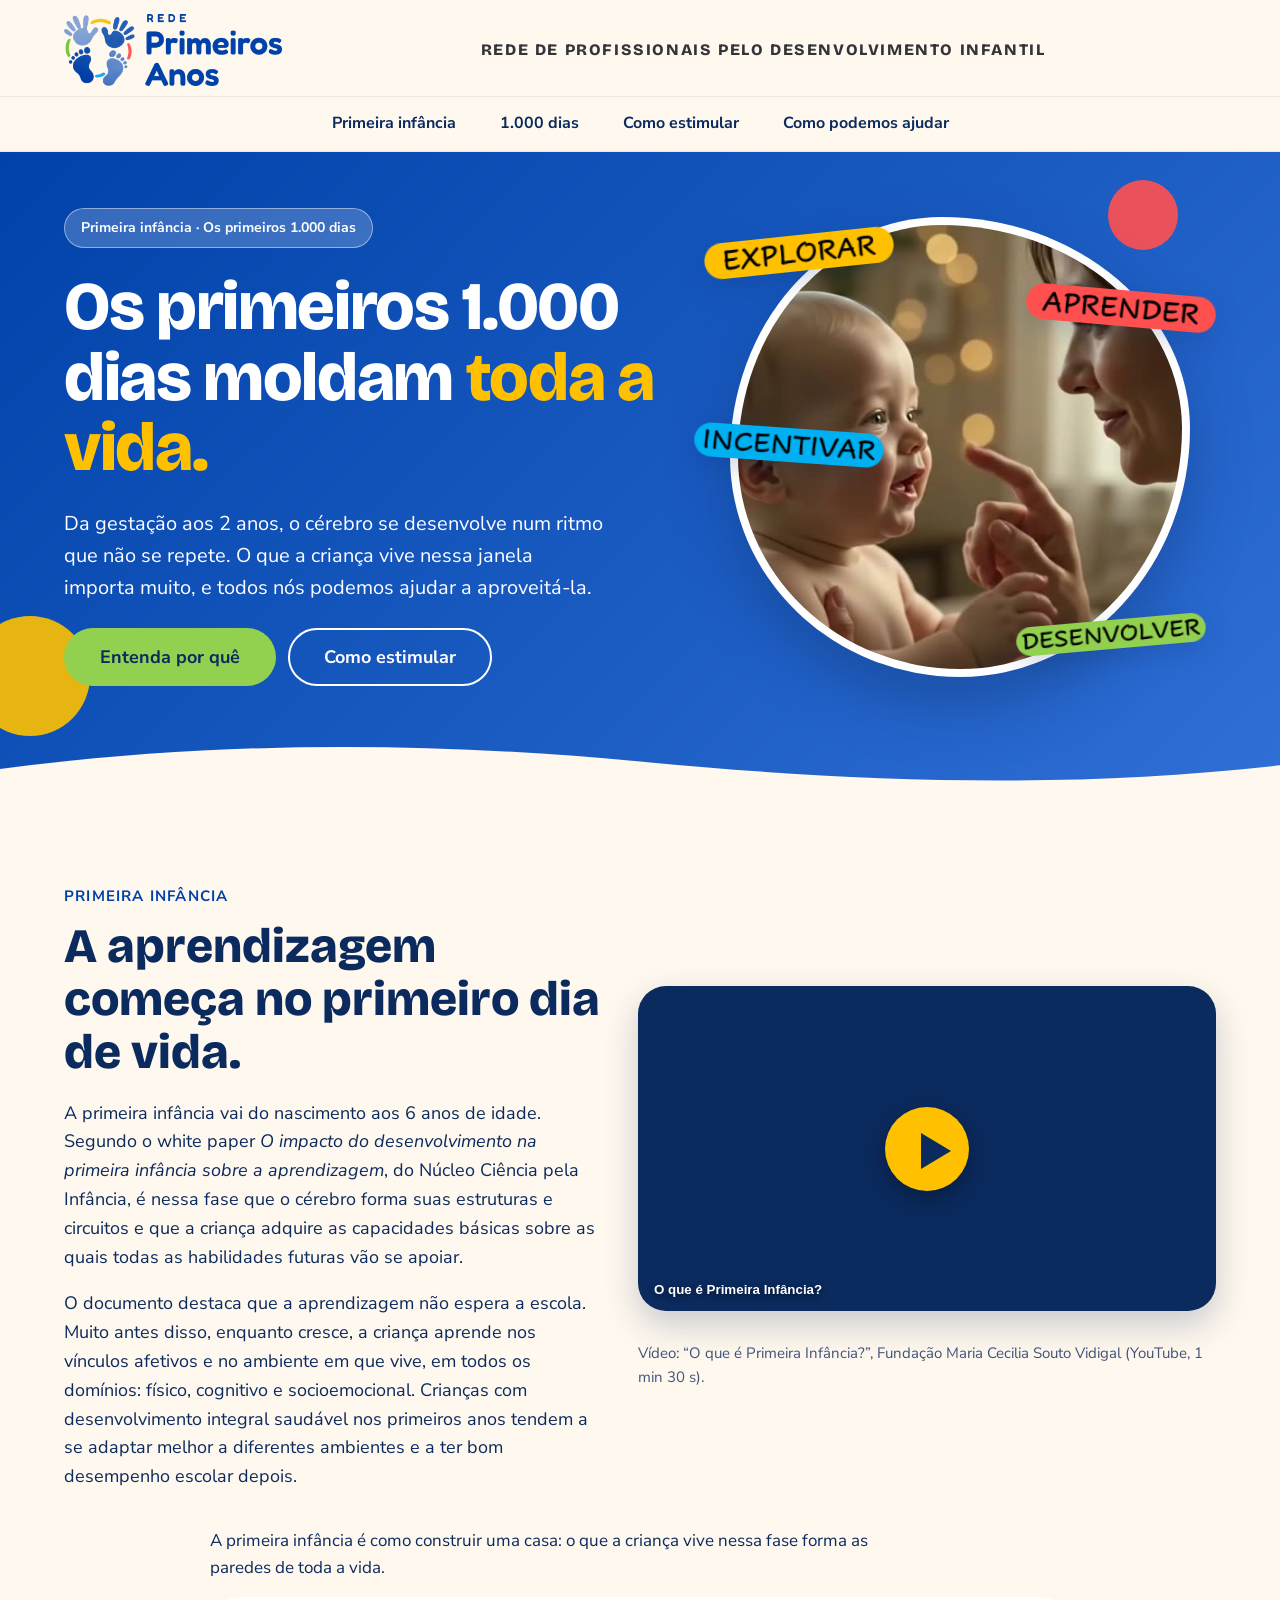
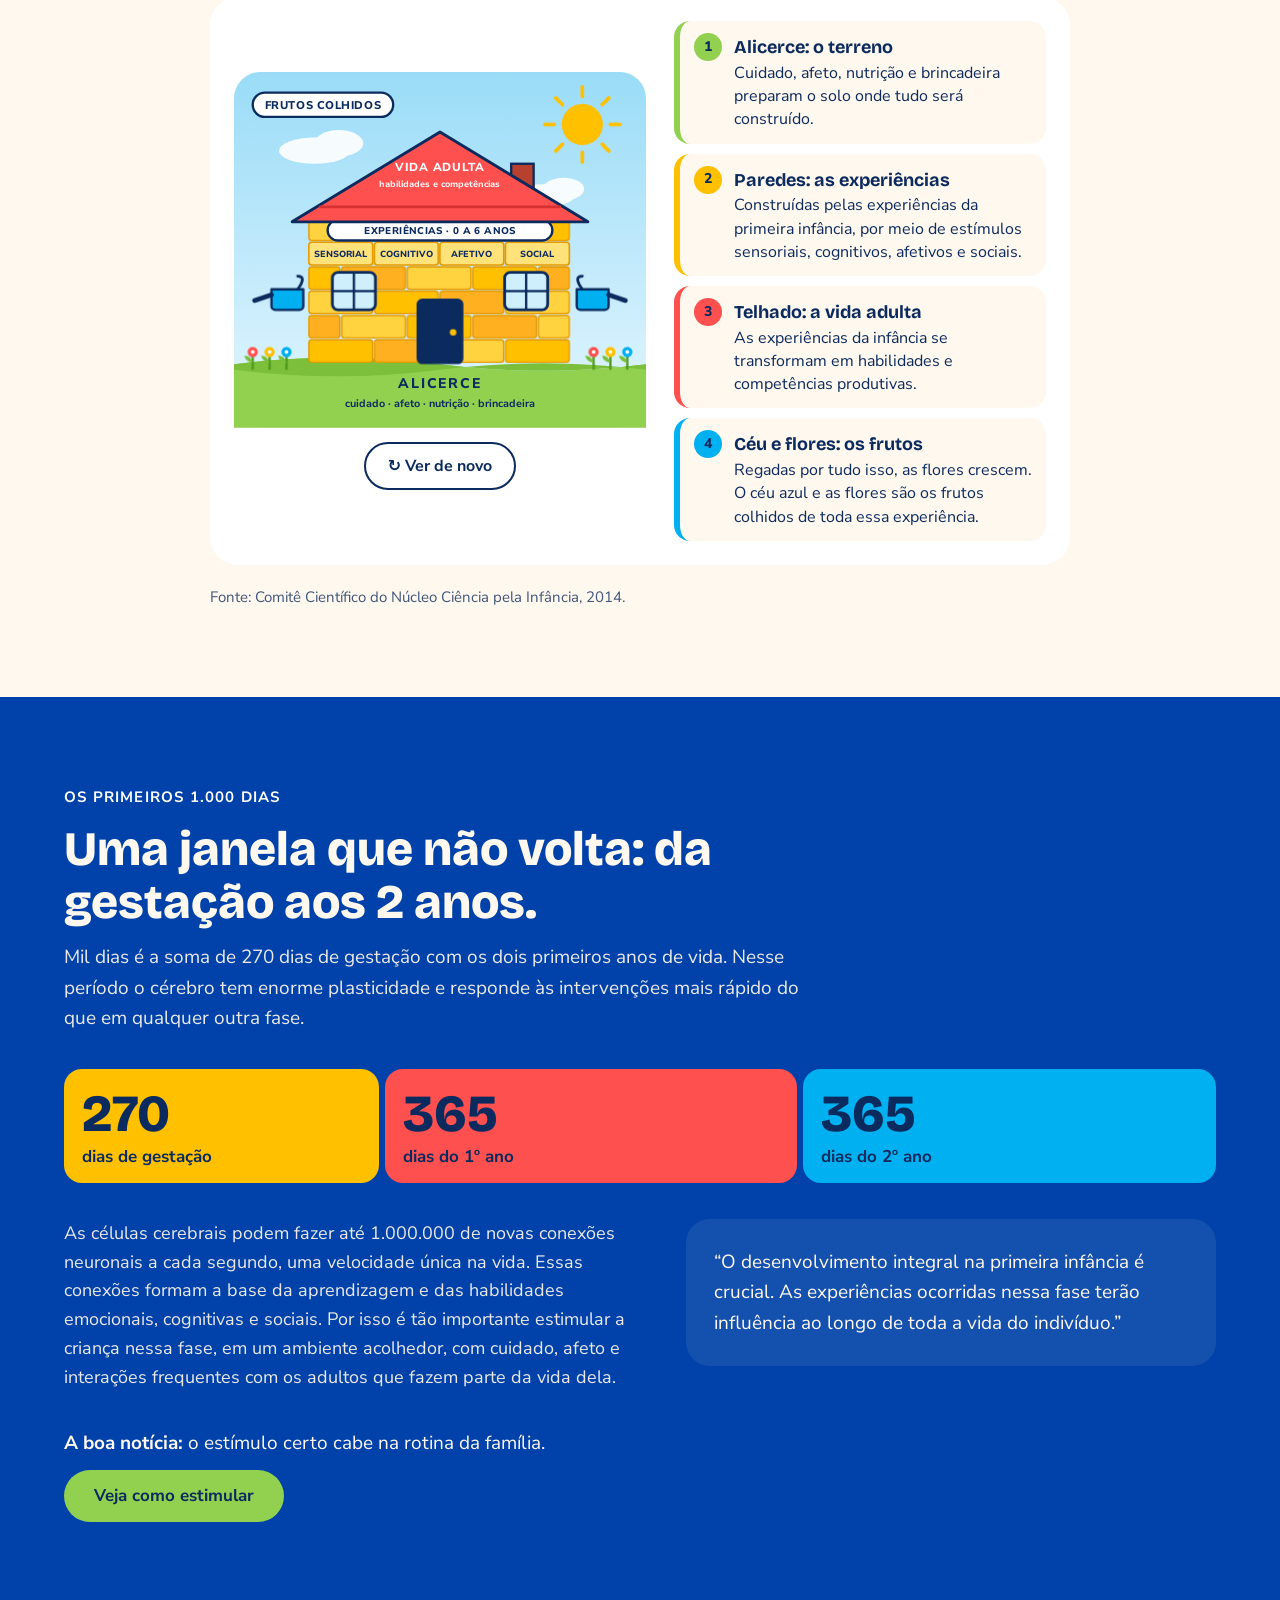
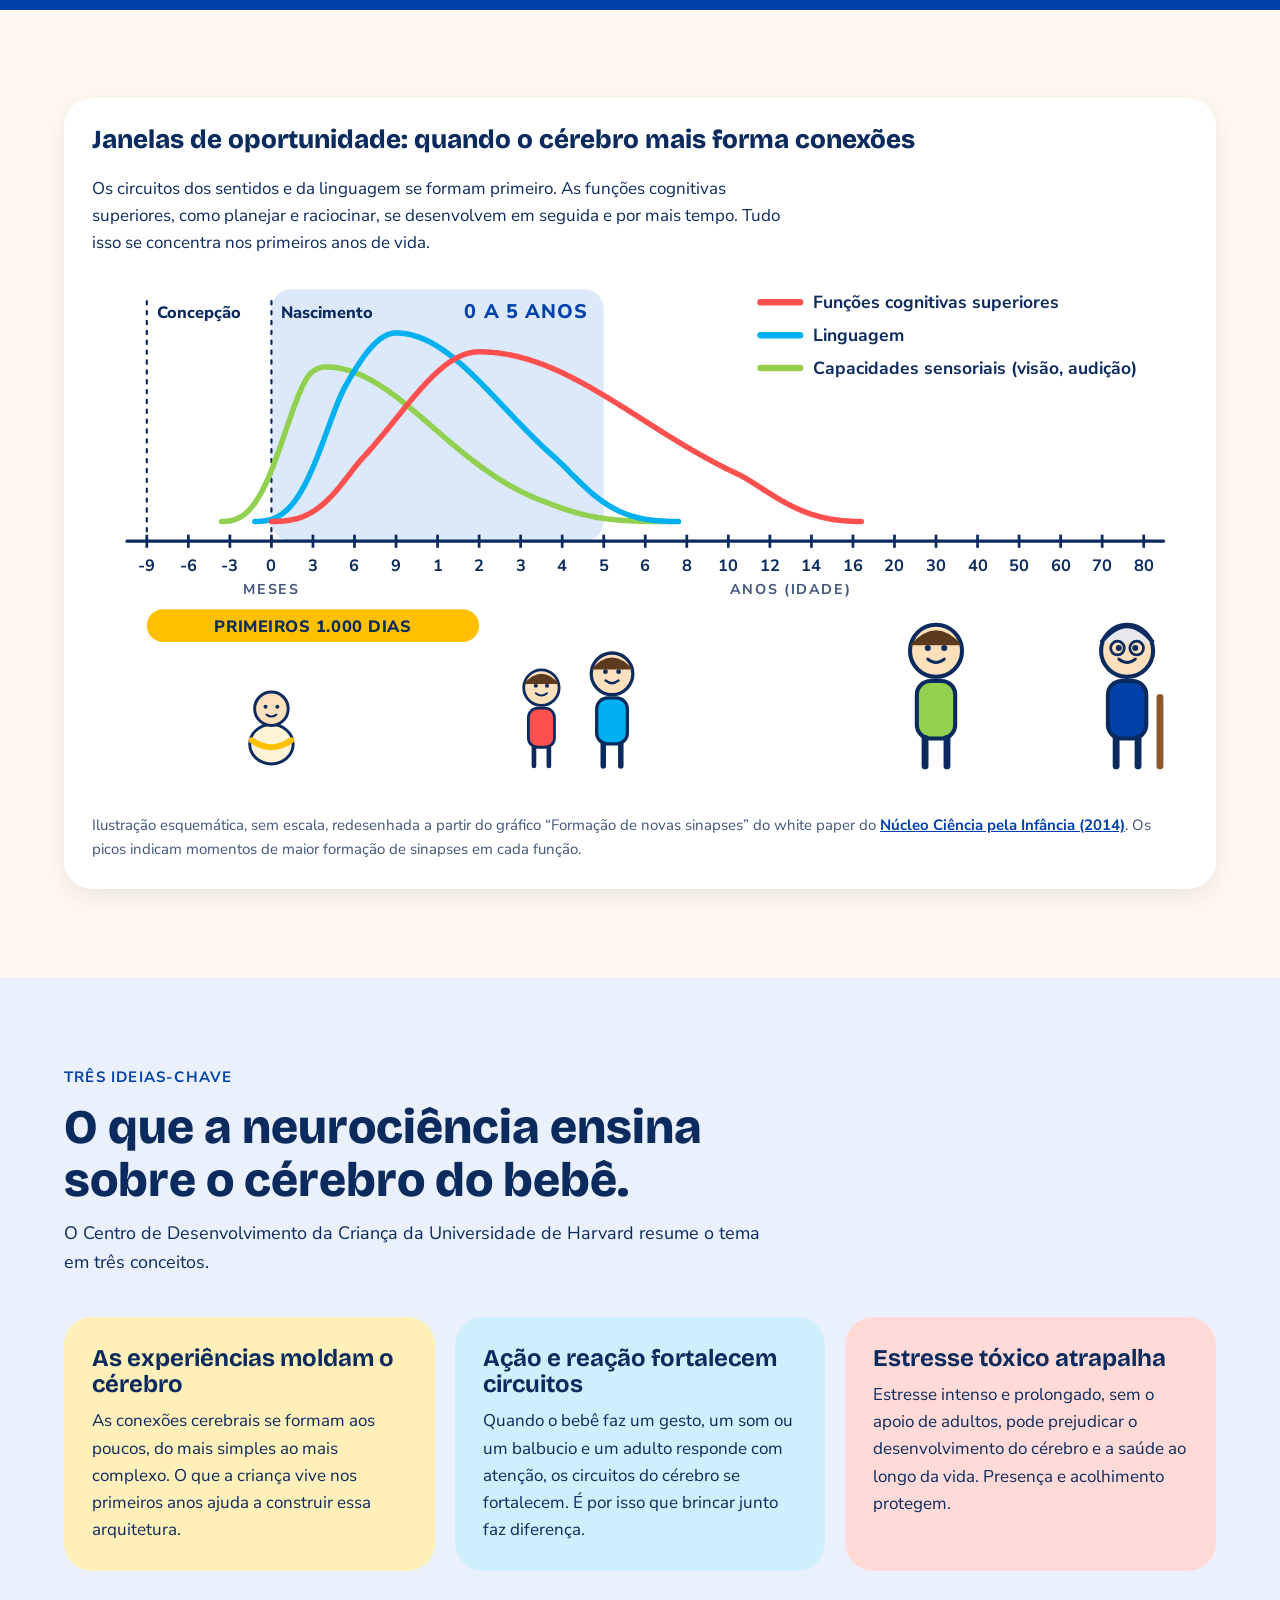
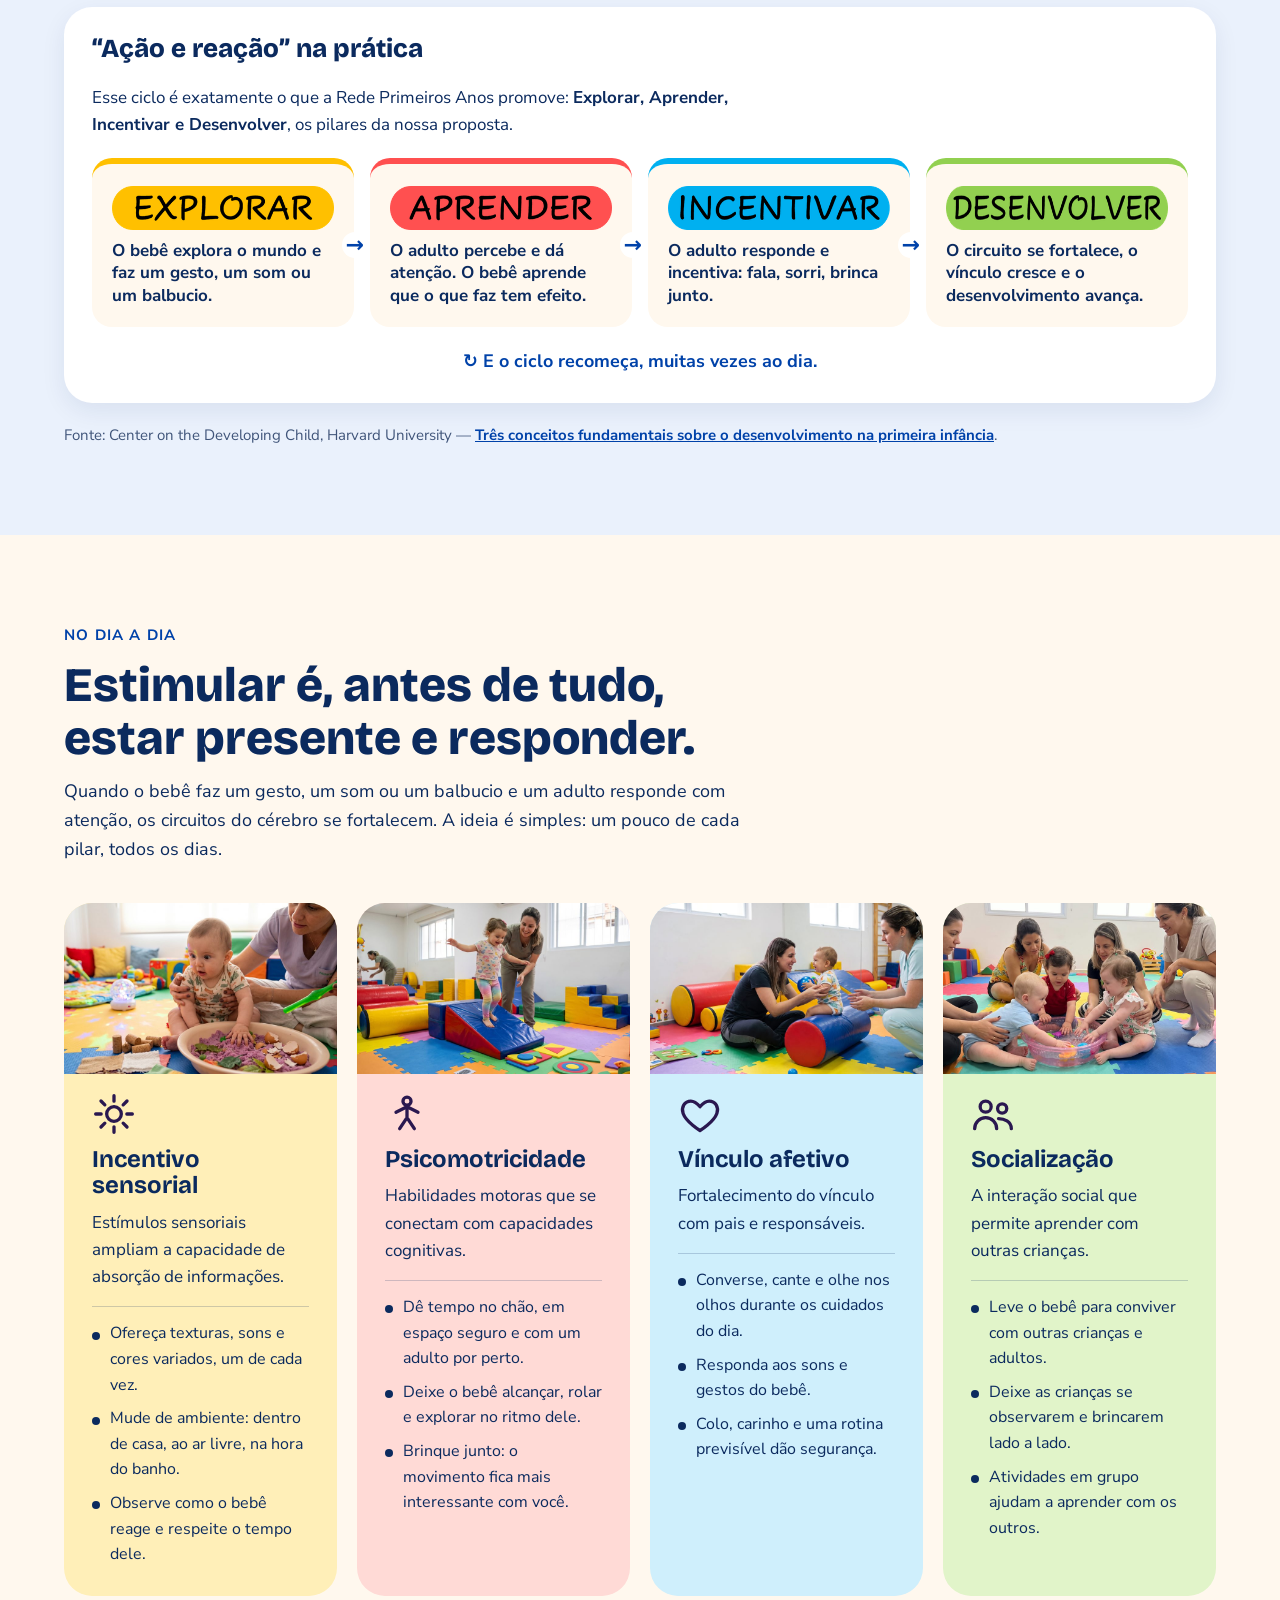
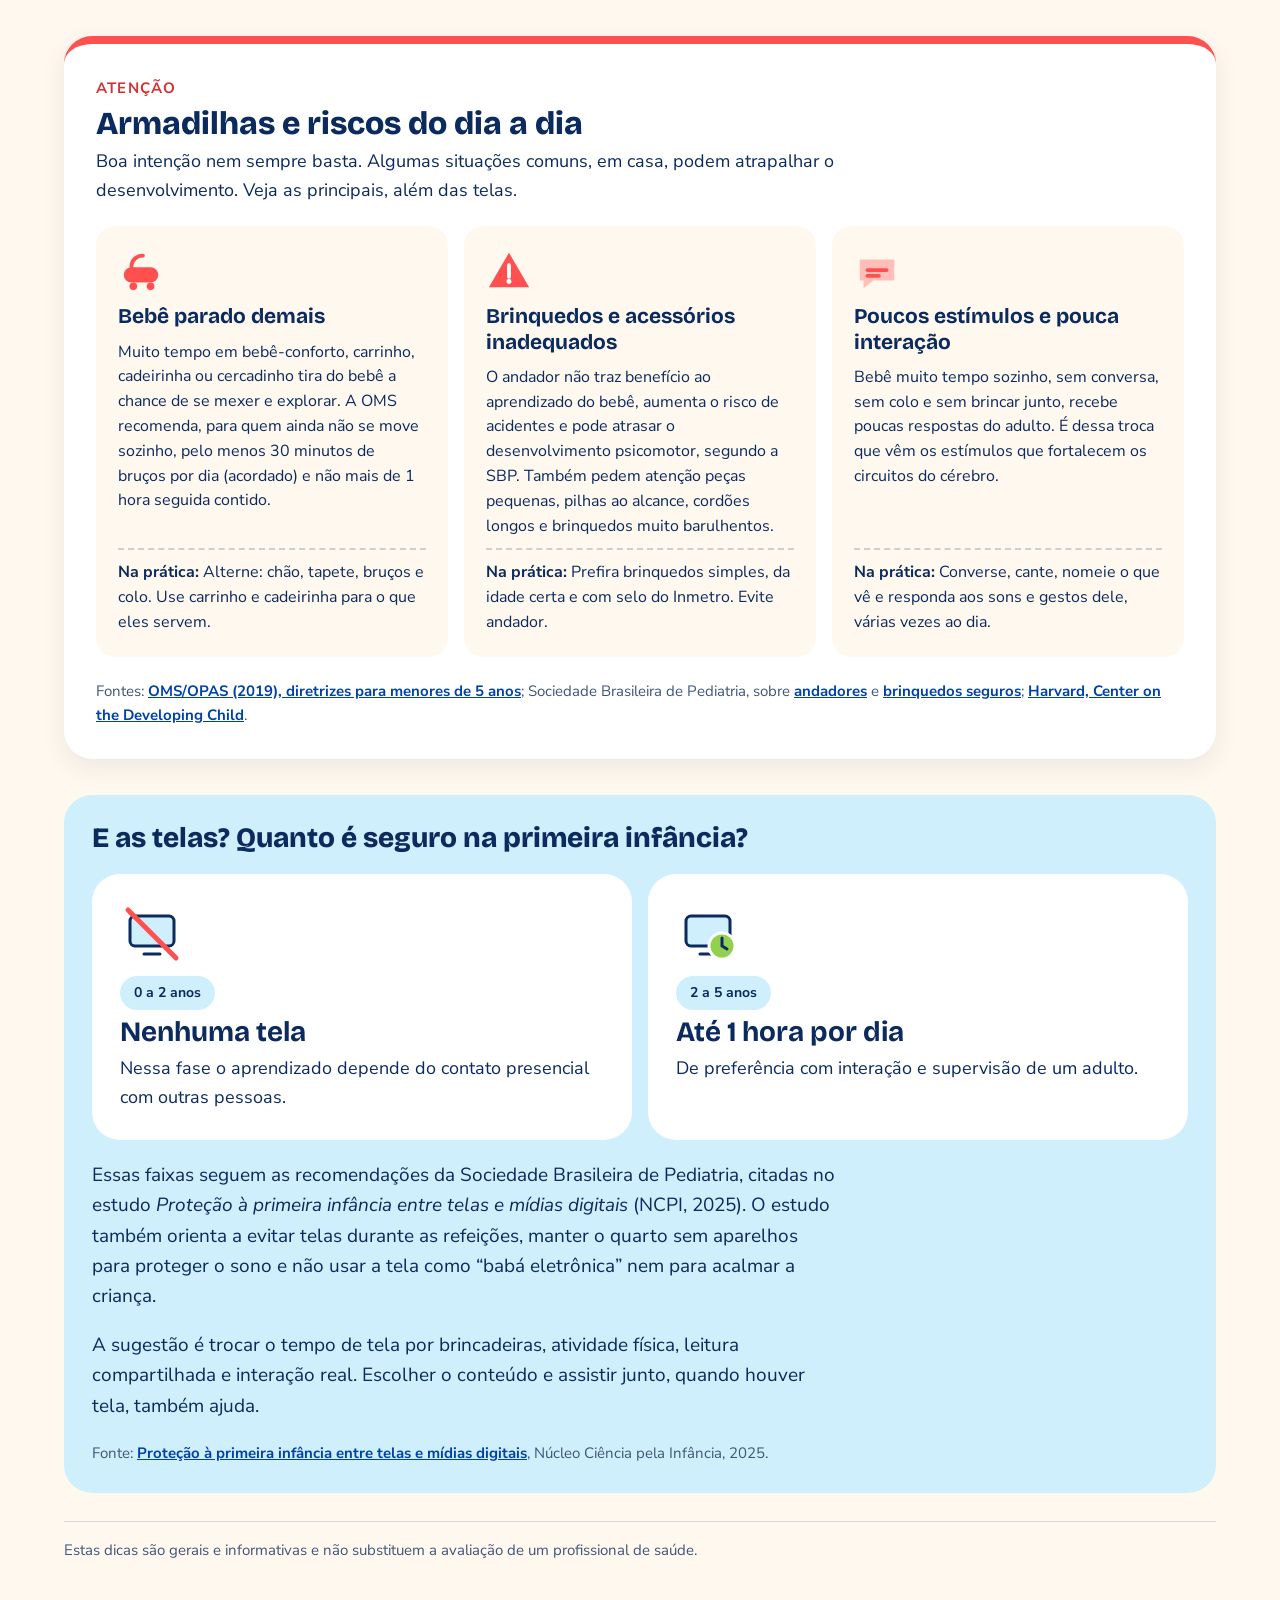
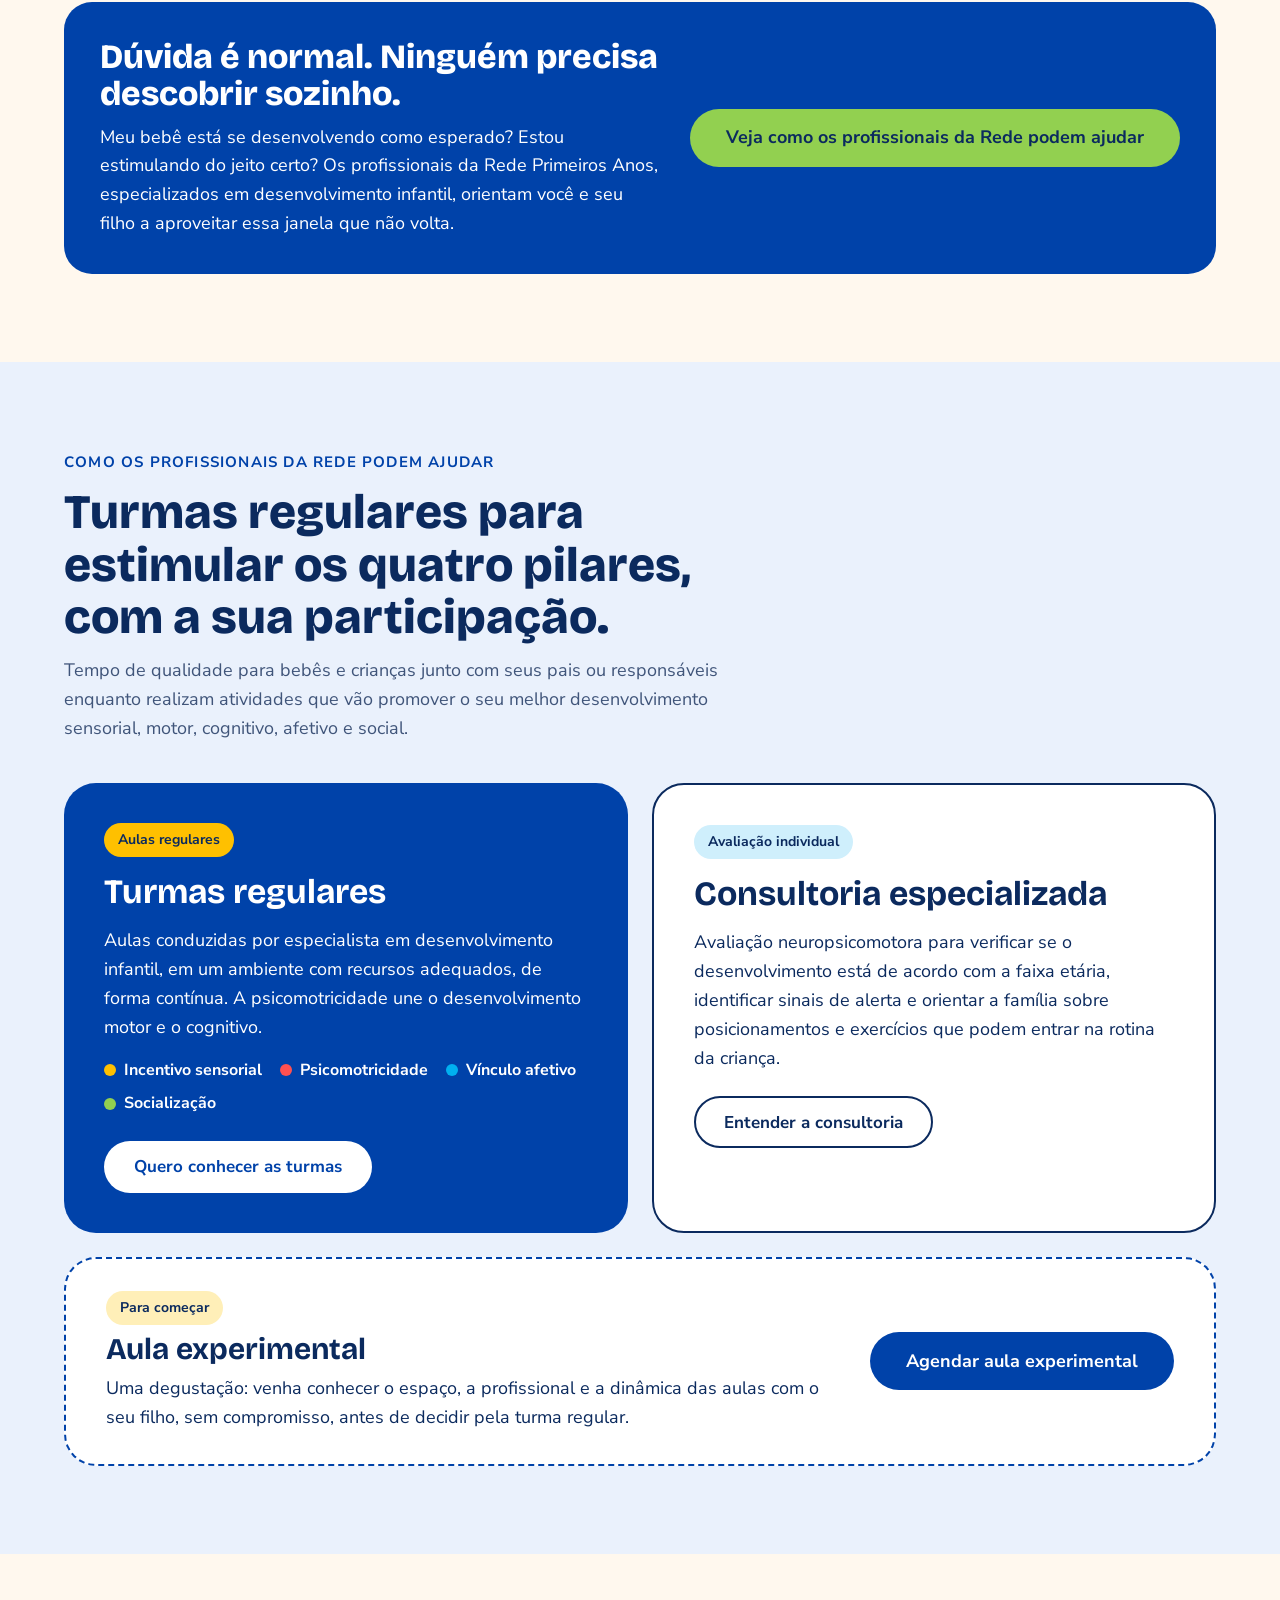
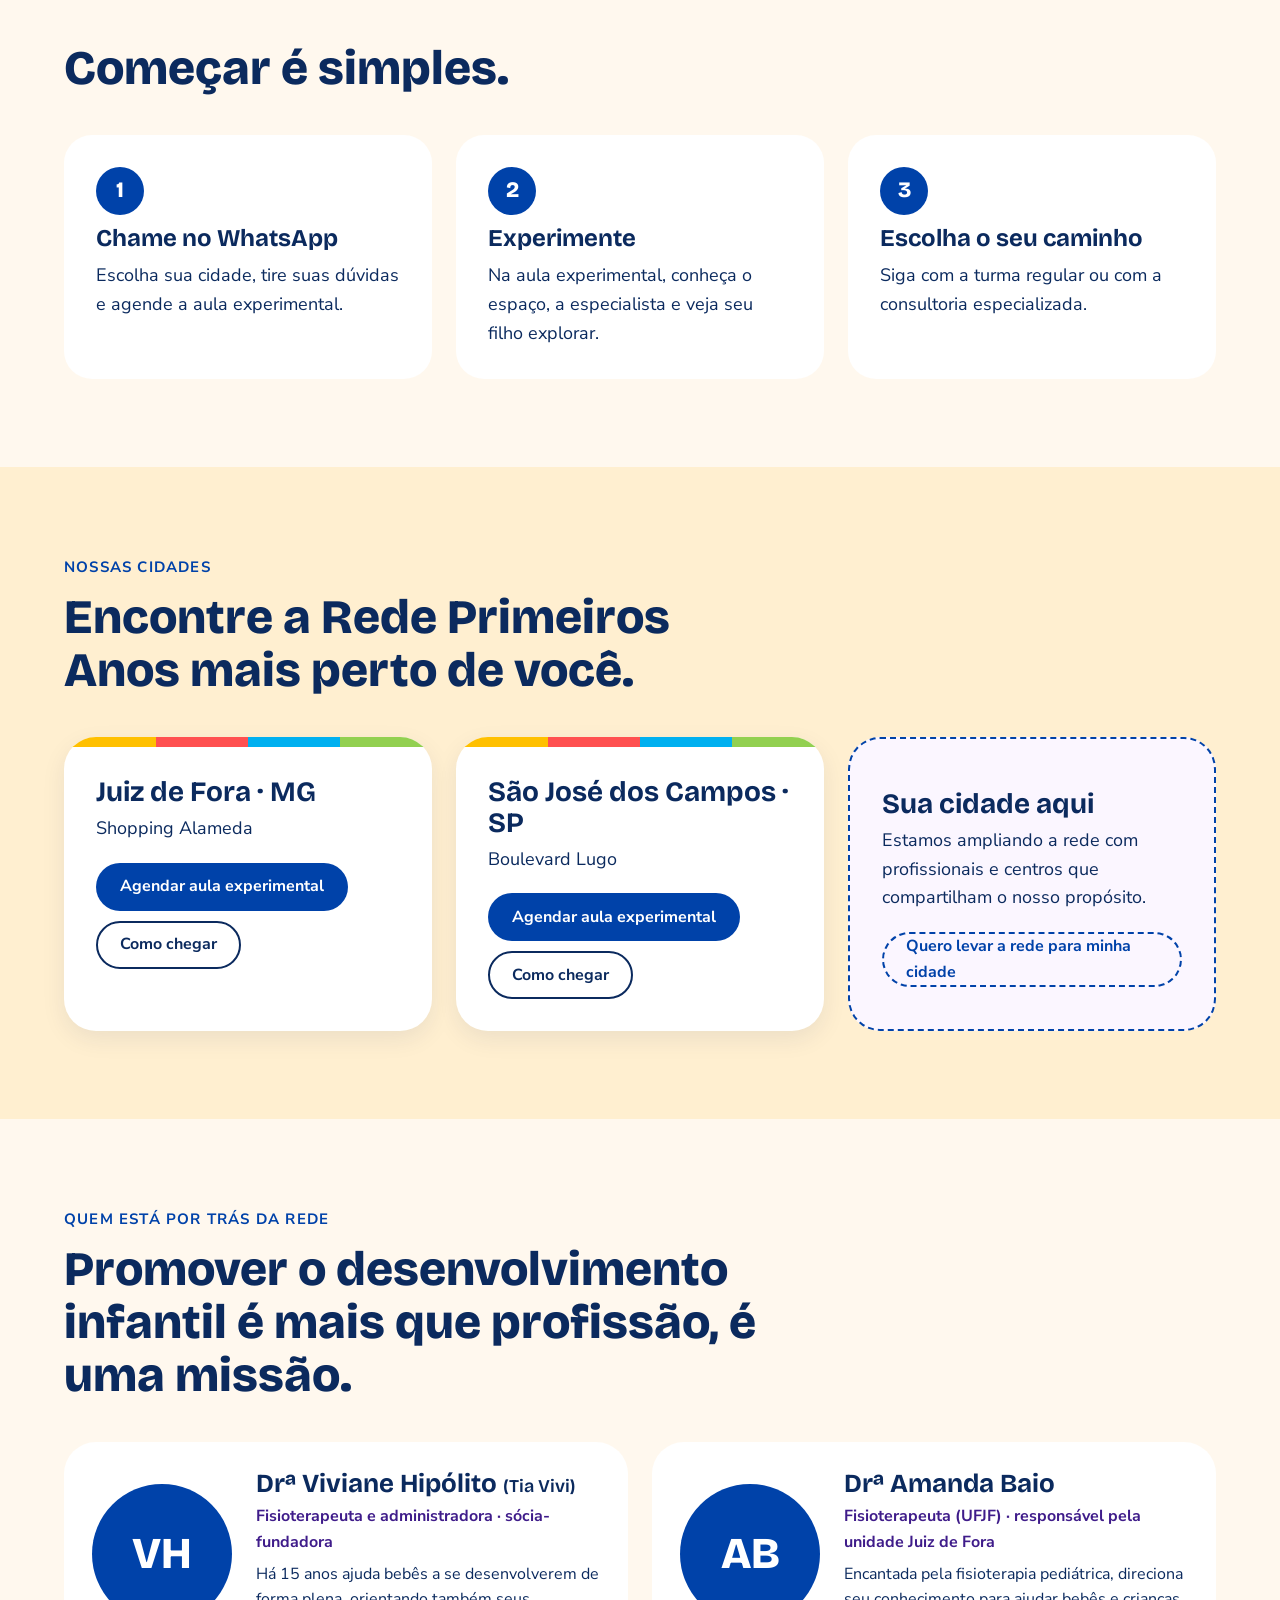
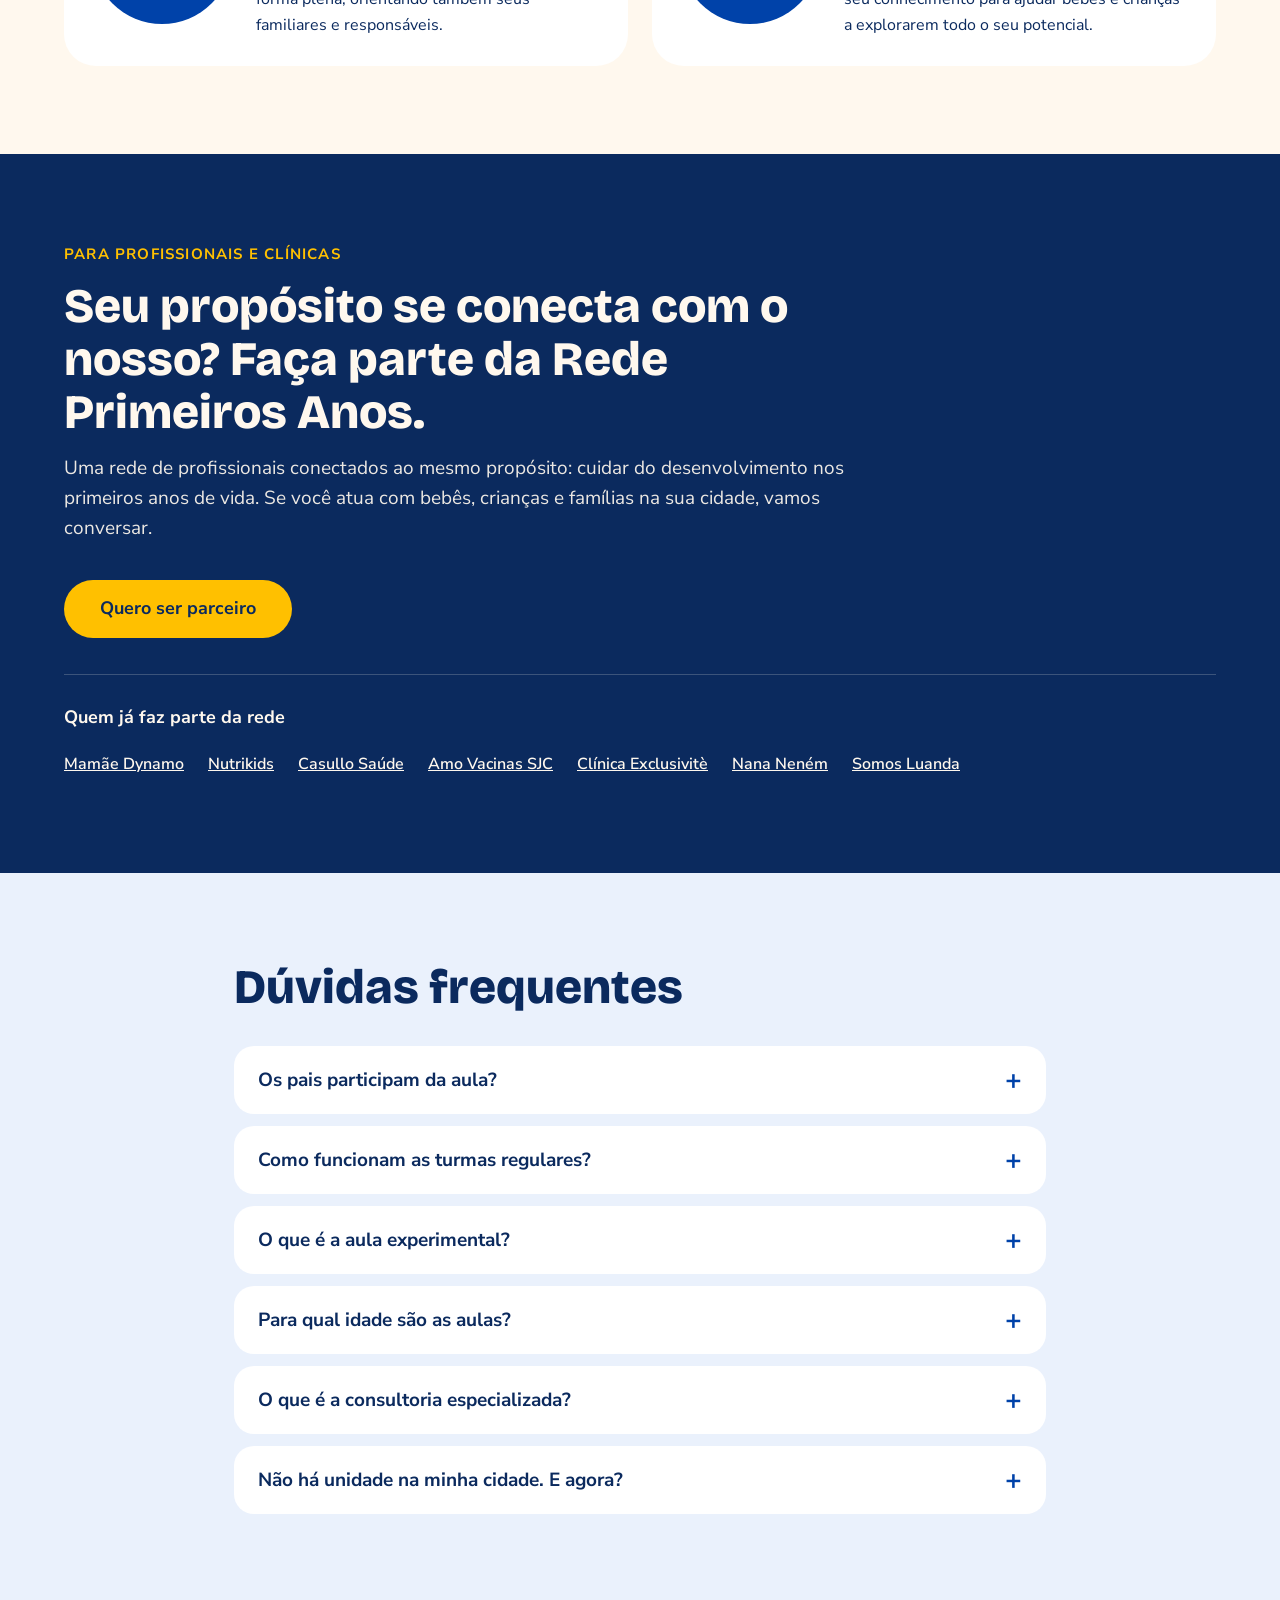
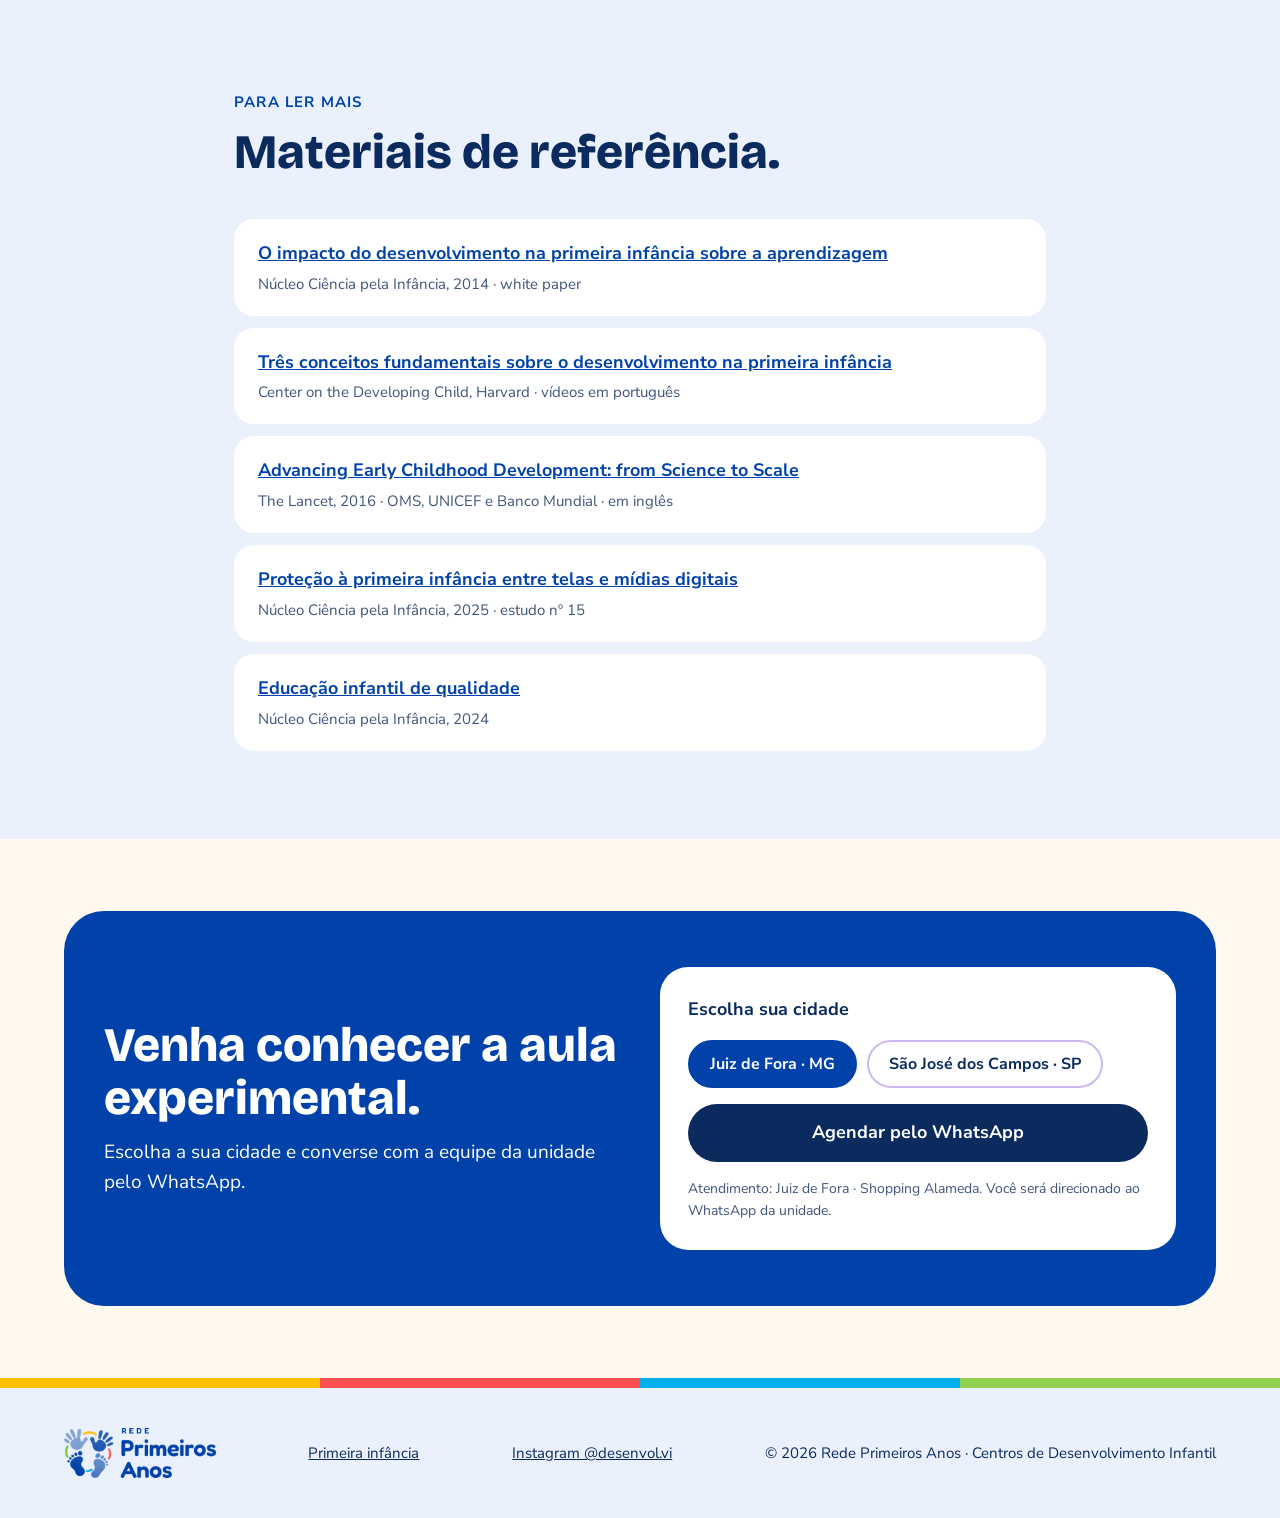
<file: primeira-infancia.html>
<!doctype html>
<html lang="pt-BR"><head><meta charset="utf-8"><meta http-equiv="refresh" content="0; url=index.html#primeira-infancia"><link rel="canonical" href="index.html#primeira-infancia"><title>Primeira infância — Rede Primeiros Anos</title></head><body><p><a href="index.html#primeira-infancia">Ir para Primeira infância</a></p><script>location.replace("index.html#primeira-infancia")</script></body></html>
</file>
<file: assets/css/style.css>
/* Rede DesenvolVi — estilos */
:root{
  --cream:#FFF8EE;
  --plum:#0B2A5E;
  --purple:#0042A9;       /* azul primário #0042A9 */
  --purple-brand:#0042A9; /* azul da marca */
  --lilac:#EAF1FC;
  --yellow:#FFC000;
  --coral:#FF5050;
  --sky:#00B0F0;
  --green:#92D050;
  --yellow-soft:#FFEFB8;
  --coral-soft:#FFDAD6;
  --sky-soft:#CFEFFC;
  --green-soft:#E1F4C9;
  --muted:#40557A;
  --radius:28px;
  --font-display:'Bricolage Grotesque',system-ui,sans-serif;
  --font-body:'Nunito Sans',system-ui,sans-serif;
}
*,*::before,*::after{box-sizing:border-box}
html{scroll-behavior:smooth;-webkit-text-size-adjust:100%}
body{margin:0;background:var(--cream);color:var(--plum);font-family:var(--font-body);font-size:18px;line-height:1.6;overflow-x:hidden}
img{max-width:100%;height:auto;display:block}
a{color:inherit}
h1,h2,h3{font-family:var(--font-display);margin:0;line-height:1.1}
h2{font-weight:800;font-size:clamp(32px,4vw,48px)}
p{margin:0}
:focus-visible{outline:3px solid var(--sky);outline-offset:3px;border-radius:6px}
section[id]{scroll-margin-top:64px}
.skip{position:absolute;left:-999px;top:8px;background:var(--plum);color:#fff;padding:10px 16px;border-radius:8px;z-index:100}
.skip:focus{left:8px}
.wrap{max-width:1200px;margin:0 auto;padding:0 24px}
.eyebrow{font-weight:700;font-size:15px;letter-spacing:.08em;text-transform:uppercase;color:var(--purple)}
.on-dark .eyebrow{color:var(--yellow)}

/* botões */
.btn{display:inline-flex;align-items:center;justify-content:center;gap:8px;min-height:52px;padding:0 28px;border-radius:999px;font-family:inherit;font-weight:700;font-size:17px;text-decoration:none;border:2px solid transparent;cursor:pointer;transition:transform .15s,box-shadow .15s}
.btn:hover{transform:translateY(-2px);box-shadow:0 8px 20px rgba(11,42,94,.18)}
.btn-primary{background:var(--purple);color:#fff}
.btn-outline{border-color:var(--plum);color:var(--plum);background:transparent}
.btn-light{background:#fff;color:var(--purple)}
.btn-yellow{background:var(--yellow);color:var(--plum)}
.btn-green{background:var(--green);color:var(--plum)}
.btn-dark{background:var(--plum);color:#fff}
.btn-lg{min-height:58px;font-size:18px;padding:0 34px}
.btn-sm{min-height:48px;padding:0 22px;font-size:16px}
.btn-dashed{border:2px dashed var(--purple);color:var(--purple);background:transparent}

/* header */
.site-header{background:var(--cream)}
.site-header .wrap{display:flex;flex-wrap:wrap;align-items:center;gap:8px 28px;padding-top:14px;padding-bottom:10px}
.site-bar{position:sticky;top:0;z-index:50;background:rgba(255,248,238,.94);backdrop-filter:blur(10px);border-top:1px solid rgba(11,42,94,.08);border-bottom:1px solid rgba(11,42,94,.08)}
.site-bar .wrap{display:flex;flex-wrap:wrap;align-items:center;justify-content:space-between;gap:4px 24px;padding-top:4px;padding-bottom:4px}
.brand img{height:72px;width:auto}
.nav{display:flex;flex-wrap:wrap;gap:6px 8px;font-weight:700;font-size:16px}
.nav a{text-decoration:none;padding:10px 18px;border-radius:999px;transition:background .15s,color .15s}
.nav a:hover,.nav a:focus-visible{background:var(--purple);color:#fff}

.tagline{margin:0;flex:1 1 280px;text-align:center;font-family:var(--font-display);font-weight:800;font-size:clamp(13px,1.5vw,16px);line-height:1.3;letter-spacing:.1em;text-transform:uppercase;color:#33333A}
@media (max-width:900px){.head-cta{display:none}.site-bar .nav{gap:4px 6px}.site-bar .nav a{padding:8px 14px}}

/* hero */
.hero{padding:48px 0 80px;overflow-x:clip}
.hero .wrap{display:flex;flex-wrap:wrap;align-items:center;gap:48px}
.hero-text{flex:1 1 480px;min-width:0;display:flex;flex-direction:column;gap:24px}
.chip{align-self:flex-start;background:var(--lilac);color:#3F1C8A;font-weight:700;font-size:15px;padding:8px 16px;border-radius:999px}
.hero h1{font-weight:800;font-size:clamp(38px,5.4vw,64px);letter-spacing:-.02em}
.hero h1 em{font-style:normal;color:var(--purple)}
.hero .lead{font-size:20px;max-width:560px}
.finder{background:#fff;border-radius:24px;padding:20px 24px;box-shadow:0 8px 24px rgba(11,42,94,.08);max-width:580px;display:flex;flex-direction:column;gap:12px}
.finder strong{font-size:16px}
.finder-row{display:flex;flex-wrap:wrap;gap:10px}
.ticks{list-style:none;margin:0;padding:0;display:flex;flex-wrap:wrap;gap:10px 28px;font-weight:700;font-size:16px}
.ticks li{display:flex;align-items:center;gap:8px}
.ticks li::before{content:"";width:12px;height:12px;border-radius:50%;background:var(--c,var(--yellow))}
.hero-art{flex:1 1 380px;min-width:0;position:relative;display:flex;justify-content:center}
.hero-art .disc{width:min(440px,100%);aspect-ratio:1;border-radius:50%;background:var(--purple-brand);position:relative;box-shadow:0 24px 60px rgba(0,66,169,.35)}
.hero-art .disc>img:not(.pill){width:100%;height:100%;object-fit:cover;border-radius:50%}
.pill{position:absolute;width:clamp(140px,38%,190px);filter:drop-shadow(0 8px 14px rgba(11,42,94,.2))}
.pill.p1{left:-4%;top:6%;transform:rotate(-6deg)}
.pill.p2{right:-6%;top:20%;transform:rotate(5deg)}
.pill.p3{left:-10%;top:44%;transform:rotate(4deg)}
.pill.p4{right:-2%;bottom:4%;transform:rotate(-5deg)}

/* faixa neurociência */
.on-dark{background:var(--plum);color:var(--cream)}
.science .wrap{padding-top:80px;padding-bottom:80px;display:flex;flex-wrap:wrap;gap:48px;align-items:center}
.science .col{flex:1 1 420px;min-width:0;display:flex;flex-direction:column;gap:14px}
.science p{font-size:18px;opacity:.92}
.science blockquote{margin:0;background:rgba(255,248,238,.08);border-radius:24px;padding:28px;font-size:19px}
.science a.more{font-weight:700;color:var(--yellow);padding:8px 0}

/* seções */
.section{padding:88px 0}
.section-head{max-width:720px;margin-bottom:40px;display:flex;flex-direction:column;gap:12px}
.bg-lilac{background:var(--lilac)}
.bg-sand{background:#FFEFD0}

/* pilares */
.cards{display:flex;flex-wrap:wrap;gap:20px}
.card-pilar{flex:1 1 250px;min-width:0;border-radius:var(--radius);padding:28px;display:flex;flex-direction:column;gap:10px}
.card-pilar svg{width:44px;height:44px}
.card-pilar h3{font-size:24px}
.card-pilar p{font-size:17px}
.pilar-1{background:var(--yellow-soft)}
.pilar-2{background:var(--coral-soft)}
.pilar-3{background:var(--sky-soft)}
.pilar-4{background:var(--green-soft)}

/* serviços */
.services{display:flex;flex-wrap:wrap;gap:24px}
.service{flex:1 1 420px;min-width:0;border-radius:32px;padding:40px;display:flex;flex-direction:column;gap:16px}
.service h3{font-size:34px}
.service .tag{align-self:flex-start;font-weight:700;font-size:14px;padding:6px 14px;border-radius:999px}
.service .btn{align-self:flex-start;margin-top:8px}
.service-a{background:var(--purple);color:#fff}
.service-a .tag{background:var(--yellow);color:var(--plum)}
.service-b{background:#fff;border:2px solid var(--plum)}
.service-b .tag{background:var(--sky-soft)}

/* passos */
.steps{list-style:none;margin:0;padding:0;display:flex;flex-wrap:wrap;gap:24px}
.steps li{flex:1 1 280px;min-width:0;background:#fff;border-radius:var(--radius);padding:32px;display:flex;flex-direction:column;gap:10px}
.steps .n{width:48px;height:48px;border-radius:50%;background:var(--purple);color:#fff;display:flex;align-items:center;justify-content:center;font-family:var(--font-display);font-weight:800;font-size:22px}
.steps h3{font-size:24px}

/* cidades */
.cities{display:flex;flex-wrap:wrap;gap:24px}
.city{flex:1 1 340px;min-width:0;background:#fff;border-radius:32px;padding:32px;box-shadow:0 8px 24px rgba(11,42,94,.08);display:flex;flex-direction:column;gap:6px;position:relative;overflow:hidden}
.city::before{content:"";position:absolute;left:0;right:0;top:0;height:10px;background:linear-gradient(90deg,var(--yellow) 0 25%,var(--coral) 0 50%,var(--sky) 0 75%,var(--green) 0)}
.city h3{font-size:28px;margin-top:8px}
.city .actions{display:flex;flex-wrap:wrap;gap:10px;margin-top:14px}
.city.soon{background:#FBF6FF;border:2px dashed var(--purple);box-shadow:none;justify-content:center}
.city.soon::before{display:none}

/* equipe */
.team{display:flex;flex-wrap:wrap;gap:24px}
.person{flex:1 1 440px;min-width:0;background:#fff;border-radius:32px;padding:28px;display:flex;flex-wrap:wrap;gap:24px;align-items:center}
.avatar{flex:0 0 140px;width:140px;height:140px;border-radius:50%;background:var(--purple-brand);color:#fff;display:flex;align-items:center;justify-content:center;font-family:var(--font-display);font-weight:800;font-size:44px;overflow:hidden}
.avatar img{width:100%;height:100%;object-fit:cover}
.person .info{flex:1 1 220px;min-width:0;display:flex;flex-direction:column;gap:6px}
.person h3{font-size:26px}
.person .role{font-size:16px;font-weight:700;color:#3F1C8A}
.person p{font-size:16px}

/* depoimentos */
.quotes{display:flex;flex-wrap:wrap;gap:20px}
.quote{flex:1 1 300px;margin:0;background:#fff;border-radius:var(--radius);padding:32px;display:flex;flex-direction:column;gap:16px;box-shadow:0 8px 24px rgba(11,42,94,.08)}
.quote blockquote{margin:0;font-size:18px}
.quote figcaption{font-weight:700;font-size:15px;color:#3F1C8A}

/* parceiros */
.partner .wrap{padding-top:88px;padding-bottom:88px;display:flex;flex-direction:column;gap:36px}
.partner .intro{max-width:780px;display:flex;flex-direction:column;gap:14px}
.partner .intro p{font-size:19px;opacity:.92}
.partners-list{border-top:1px solid rgba(255,248,238,.2);padding-top:28px;display:flex;flex-direction:column;gap:12px}
.partners-list .names{display:flex;flex-wrap:wrap;gap:6px 24px;font-weight:600;font-size:16px}
.partners-list a{padding:8px 0}
.partners-list a:hover{color:var(--yellow)}

/* faq */
.faq{max-width:860px}
.faq h2{margin-bottom:32px}
.faq-list{display:flex;flex-direction:column;gap:12px}
details{background:#fff;border-radius:20px;padding:6px 24px}
summary{cursor:pointer;list-style:none;font-weight:700;font-size:19px;min-height:56px;display:flex;align-items:center;justify-content:space-between;gap:16px}
summary::-webkit-details-marker{display:none}
summary::after{content:"+";font-size:28px;color:var(--purple);line-height:1}
details[open] summary::after{content:"–"}
details p{padding:0 0 18px;font-size:17px}

/* CTA final */
.cta{padding:72px 0}
.cta-box{background:var(--purple);color:#fff;border-radius:40px;padding:56px 40px;display:flex;flex-wrap:wrap;gap:40px;align-items:center}
.cta-box .l{flex:1 1 380px;min-width:0;display:flex;flex-direction:column;gap:12px}
.cta-box .l p{font-size:19px}
.cta-box .r{flex:1 1 380px;min-width:0;background:#fff;color:var(--plum);border-radius:28px;padding:28px;display:flex;flex-direction:column;gap:16px}
.cta-box .r .note{font-size:14px;color:var(--muted)}
.opt{min-height:48px;padding:0 20px;border-radius:999px;border:2px solid #CDB8F2;background:#fff;color:var(--plum);font-weight:700;font-size:16px;font-family:inherit;cursor:pointer}
.opt[aria-pressed="true"]{background:var(--purple);border-color:var(--purple);color:#fff}

/* página de conteúdo (primeira infância) */
.nav a[aria-current="page"]{color:var(--purple);box-shadow:inset 0 -3px 0 var(--yellow)}
.nav a[aria-current="page"]:hover{color:#fff}
.page-hero{padding:56px 0 48px;background:var(--lilac)}
.page-hero .wrap{display:flex;flex-direction:column;gap:20px}
.page-hero h1{font-weight:800;font-size:clamp(36px,5vw,58px);letter-spacing:-.02em;max-width:860px}
.page-hero h1 em{font-style:normal;color:var(--purple)}
.page-hero .lead{font-size:20px;max-width:700px}
.toc{display:flex;flex-wrap:wrap;gap:10px;margin-top:8px}
.toc a{display:inline-flex;align-items:center;min-height:44px;padding:0 18px;border-radius:999px;background:#fff;font-weight:700;font-size:15px;text-decoration:none}
.toc a:hover{background:var(--purple);color:#fff}
.wrap.article{max-width:860px}
.prose{display:flex;flex-direction:column;gap:18px;font-size:19px;max-width:68ch}
.callout{margin:28px 0 8px;background:var(--yellow-soft);border-radius:var(--radius);padding:28px;display:flex;flex-direction:column;gap:8px}
.callout strong{font-family:var(--font-display);font-size:24px}
.fonte{margin-top:20px;font-size:15px;color:var(--muted)}
.fonte a{color:var(--purple);font-weight:700}
.checks{list-style:none;margin:24px 0 0;padding:0;display:flex;flex-direction:column;gap:12px;font-weight:600}
.checks li{display:flex;gap:12px;align-items:flex-start}
.checks li::before{content:"";flex:0 0 14px;height:14px;margin-top:8px;border-radius:50%;background:var(--green)}
.screens{display:flex;flex-wrap:wrap;gap:16px;margin-bottom:28px}
.screen-card{flex:1 1 260px;min-width:0;background:#fff;border-radius:var(--radius);padding:28px;display:flex;flex-direction:column;gap:6px}
.screen-card .age{align-self:flex-start;background:var(--sky-soft);font-weight:700;font-size:14px;padding:6px 14px;border-radius:999px}
.screen-card strong{font-family:var(--font-display);font-size:28px;line-height:1.15}
.cta-row{display:flex;flex-wrap:wrap;gap:12px;margin-top:28px}
.aviso{margin-top:28px;font-size:15px;color:var(--muted);border-top:1px solid rgba(11,42,94,.15);padding-top:16px}
.refs{list-style:none;margin:0;padding:0;display:flex;flex-direction:column;gap:12px}
.refs li{background:#fff;border-radius:20px;padding:20px 24px;display:flex;flex-direction:column;gap:4px}
.refs a{font-weight:700;font-size:18px;color:var(--purple)}
.refs span{font-size:15px;color:var(--muted)}

/* 1.000 dias */
.mil .wrap{padding-top:88px;padding-bottom:88px;display:flex;flex-direction:column;gap:36px}
.mil-head{max-width:760px;display:flex;flex-direction:column;gap:14px}
.mil-head p{font-size:19px;opacity:.92}
.timeline{display:flex;gap:6px;width:100%}
.seg{min-width:0;border-radius:18px;padding:16px 18px;color:var(--plum);display:flex;flex-direction:column;gap:2px;line-height:1.15}
.seg strong{font-family:var(--font-display);font-size:clamp(26px,5vw,52px);font-weight:800}
.seg span{font-weight:700;font-size:clamp(12px,1.6vw,17px)}
.seg-1{background:var(--yellow)}
.seg-2{background:var(--coral)}
.seg-3{background:var(--sky)}
.mil-body{display:flex;flex-wrap:wrap;gap:32px;align-items:flex-start}
.mil-body p{flex:1 1 420px;min-width:0;font-size:18px;opacity:.92}
.mil-body blockquote{flex:1 1 360px;min-width:0;margin:0;background:rgba(255,248,238,.08);border-radius:24px;padding:28px;font-size:19px}
.mil-hook{display:flex;flex-wrap:wrap;align-items:center;gap:12px 20px}
.mil-hook p{flex:1 1 100%;font-size:19px}
.mil-hook .more{font-weight:700;color:var(--yellow);padding:8px 0}
.mil-hook.dark-on-light{margin-top:40px;background:var(--lilac);border-radius:var(--radius);padding:28px}
.tips{list-style:none;margin:6px 0 0;padding:14px 0 0;border-top:1px solid rgba(11,42,94,.2);display:flex;flex-direction:column;gap:8px;font-size:16px}
.tips li{padding-left:18px;position:relative}
.tips li::before{content:"";position:absolute;left:0;top:.65em;width:8px;height:8px;border-radius:50%;background:var(--plum)}
.screens-inline{margin-top:28px;background:var(--sky-soft);border-radius:var(--radius);padding:24px 28px;display:flex;flex-wrap:wrap;align-items:center;justify-content:space-between;gap:16px}
.screens-text{flex:1 1 360px;min-width:0}
.screens-text strong{font-family:var(--font-display);font-size:22px}
.pillars-list{list-style:none;margin:0;padding:0;display:flex;flex-wrap:wrap;gap:8px 18px;font-weight:700;font-size:16px}
.pillars-list li{display:flex;align-items:center;gap:8px}
.pillars-list li::before{content:"";width:12px;height:12px;border-radius:50%;background:var(--c)}
.tasting{margin-top:24px;background:#fff;border:2px dashed var(--purple);border-radius:32px;padding:32px 40px;display:flex;flex-wrap:wrap;gap:20px 32px;align-items:center;justify-content:space-between}
.tasting-text{flex:1 1 380px;min-width:0;display:flex;flex-direction:column;gap:8px}
.tasting h3{font-size:30px}
.tasting .tag{align-self:flex-start;font-weight:700;font-size:14px;padding:6px 14px;border-radius:999px;background:var(--yellow-soft)}
@media (max-width:640px){.tasting{padding:24px 22px}.seg{padding:12px 10px}}

/* footer */
.site-footer{background:var(--lilac)}
.site-footer .wrap{padding-top:40px;padding-bottom:40px;display:flex;flex-wrap:wrap;gap:20px 32px;justify-content:space-between;align-items:center;font-size:15px}
.site-footer img{height:50px;width:auto}
.site-footer a{padding:8px 0}
.stripe{height:10px;background:linear-gradient(90deg,var(--yellow) 0 25%,var(--coral) 0 50%,var(--sky) 0 75%,var(--green) 0)}

@media (max-width:640px){
  body{font-size:17px}
  .section{padding:64px 0}
  .hero{padding:28px 0 56px}
  .service,.cta-box{padding:28px 22px}
  .pill{width:clamp(110px,36%,150px)}
  .pill.p1{left:0}.pill.p2{right:0}.pill.p3{left:0}.pill.p4{right:0}
  .nav{gap:0 18px;font-size:15px}
  .tagline{letter-spacing:.06em}
}
@media (prefers-reduced-motion:reduce){html{scroll-behavior:auto}.btn{transition:none}}
.mil.on-dark{background:#0042A9}
.mil.on-dark .eyebrow{color:#fff}

.telas-bloco{margin-top:36px;background:var(--sky-soft);border-radius:var(--radius);padding:28px;display:flex;flex-direction:column;gap:20px}
.telas-bloco h3{font-size:clamp(22px,3vw,28px);font-weight:800}
.telas-bloco .screens{margin-bottom:0}
.telas-bloco .fonte{margin-top:0}

/* topo */
.hero-top{position:relative;overflow:hidden;color:#fff;background:linear-gradient(135deg,#0042A9 0%,#2F6FD6 100%);padding:56px 0 110px}
.hero-top .wrap{position:relative;z-index:1;display:flex;flex-wrap:wrap;align-items:center;gap:48px}
.ht-text{flex:1 1 460px;min-width:0;display:flex;flex-direction:column;gap:24px}
.chip-w{align-self:flex-start;background:rgba(255,255,255,.2);border:1px solid rgba(255,255,255,.45);border-radius:999px;padding:8px 16px;font-weight:700;font-size:14px}
.hero-top h1{font-weight:800;font-size:clamp(38px,5.6vw,68px);line-height:1.04;letter-spacing:-.02em;color:#fff}
.hero-top h1 em{font-style:normal;color:var(--yellow)}
.hero-top .lead{font-size:20px;max-width:540px;color:#fff}
.ht-cta{display:flex;flex-wrap:wrap;gap:12px}
.btn-ghost{background:transparent;color:#fff;border:2px solid #fff}
.btn-ghost:hover{background:#fff;color:var(--plum)}
.ht-art{flex:1 1 380px;min-width:0;position:relative;display:flex;justify-content:center}
.ht-frame{width:min(460px,100%);aspect-ratio:1;border-radius:46% 54% 50% 50%/52% 46% 54% 48%;background:#fff;overflow:hidden;box-shadow:0 28px 60px rgba(11,42,94,.35);border:8px solid rgba(255,255,255,.55);display:flex;align-items:center;justify-content:center}
.ht-frame img{width:100%;height:100%;object-fit:cover}
.ht-art .pill.p1{left:0;top:4%}.ht-art .pill.p2{right:0;top:16%}.ht-art .pill.p3{left:-2%;top:46%}.ht-art .pill.p4{right:2%;bottom:6%}
.blob{position:absolute;border-radius:50%;opacity:.9}
.blob.b1{width:120px;height:120px;background:var(--yellow);left:-30px;bottom:60px}
.blob.b2{width:70px;height:70px;background:var(--coral);right:8%;top:28px}
.blob.b3{display:none}
.ht-wave{position:absolute;left:0;bottom:-1px;width:100%;height:56px;display:block}
.foto-banner{margin:0 0 32px;border-radius:var(--radius);overflow:hidden;max-height:420px}
.foto-banner img{width:100%;height:100%;max-height:420px;object-fit:cover;display:block}
@media (max-width:700px){.hero-top{padding:36px 0 90px}.ht-art .pill{width:34%}.ht-art .pill.p1{left:0}.ht-art .pill.p3{left:0}}
@media (max-width:700px){.blob.b2{display:none}.blob.b1{width:80px;height:80px;left:-24px;bottom:50px}}

/* infográficos */
.infografico{margin:36px 0 8px;background:#fff;border-radius:var(--radius);padding:28px;display:flex;flex-direction:column;gap:20px;box-shadow:0 8px 24px rgba(11,42,94,.08)}
.infografico h3{font-size:clamp(20px,2.6vw,26px);font-weight:800}
.infografico .fonte{margin-top:0}
.brain-steps{display:flex;flex-wrap:wrap;align-items:center;justify-content:center;gap:12px}
.brain-step{flex:1 1 180px;max-width:240px;margin:0;display:flex;flex-direction:column;gap:10px;align-items:center;text-align:center}
.brain-step svg{width:100%;height:auto;background:var(--lilac);border-radius:20px}
.brain-step figcaption{display:flex;flex-direction:column;gap:2px;font-size:15px}
.brain-step figcaption strong{font-family:var(--font-display);font-size:18px}
.brain-steps .arrow{font-size:32px;font-weight:800;color:var(--purple)}
.loop{list-style:none;margin:0;padding:0;display:grid;grid-template-columns:repeat(auto-fit,minmax(200px,1fr));gap:16px;counter-reset:l}
.loop li{position:relative;background:var(--cream);border-radius:20px;padding:20px;display:flex;flex-direction:column;gap:10px;border-top:6px solid var(--c);color:var(--c)}
.loop li svg{width:48px;height:48px}
.loop li b{color:var(--plum);font-size:17px;line-height:1.3}
.loop .n{position:absolute;top:14px;right:16px;width:30px;height:30px;border-radius:50%;background:var(--c);color:var(--plum);font-weight:800;display:grid;place-items:center;font-size:15px}
.loop-note{margin:0;text-align:center;font-weight:700;color:var(--purple)}
.bases{list-style:none;margin:28px 0 0;padding:0;display:grid;grid-template-columns:repeat(auto-fit,minmax(200px,1fr));gap:16px}
.bases li{background:#fff;border-radius:20px;padding:22px;display:flex;flex-direction:column;gap:12px;align-items:flex-start;color:var(--c);box-shadow:0 8px 24px rgba(11,42,94,.08);border-bottom:6px solid var(--c)}
.bases svg{width:56px;height:56px}
.bases span{color:var(--plum);font-weight:700;font-size:17px;line-height:1.3}
.sc-ico{width:64px;height:64px;margin-bottom:4px}
@media (max-width:700px){.brain-steps .arrow{transform:rotate(90deg)}.infografico{padding:20px}}
.ht-frame img{object-position:58% 50%}
.article .bases{grid-template-columns:repeat(2,1fr)}@media (max-width:520px){.article .bases{grid-template-columns:1fr}}
.site-bar .wrap{justify-content:center}.site-bar .nav{justify-content:center}
.tl-br{display:none}
@media (max-width:700px){
  .site-header .wrap{flex-wrap:nowrap;gap:10px;padding-top:10px;padding-bottom:8px}
  .brand{flex:0 0 auto}
  .brand img{height:46px}
  .tagline{flex:1 1 auto;min-width:0;text-align:center;font-size:clamp(9.5px,2.9vw,12px);letter-spacing:.03em;line-height:1.35}
  .tl-br{display:inline}
}
@media (max-width:400px){.brand img{height:40px}.site-header .wrap{gap:8px}.tagline{font-size:clamp(9px,2.65vw,11px);letter-spacing:.02em}}

.menu-toggle{display:none}
@media (max-width:700px){
  .site-header{position:sticky;top:0;z-index:60;box-shadow:0 1px 0 rgba(11,42,94,.1)}
  .site-header .wrap{padding-left:14px;padding-right:10px}
  .menu-toggle{display:flex;flex:0 0 auto;flex-direction:column;justify-content:center;align-items:center;gap:5px;width:44px;height:44px;border:0;border-radius:12px;background:var(--lilac);cursor:pointer}
  .menu-toggle span{display:block;width:22px;height:3px;border-radius:3px;background:var(--plum);transition:transform .2s,opacity .2s}
  .menu-toggle[aria-expanded="true"] span:nth-child(1){transform:translateY(8px) rotate(45deg)}
  .menu-toggle[aria-expanded="true"] span:nth-child(2){opacity:0}
  .menu-toggle[aria-expanded="true"] span:nth-child(3){transform:translateY(-8px) rotate(-45deg)}
  .site-bar{display:none;position:fixed;left:0;right:0;top:var(--hh,64px);z-index:55;box-shadow:0 12px 24px rgba(11,42,94,.18);border-top:0}
  .site-bar.open{display:block}
  .site-bar .wrap{padding-top:8px;padding-bottom:12px}
  .site-bar .nav{flex-direction:column;align-items:stretch;gap:2px;width:100%}
  .site-bar .nav a{padding:14px 16px;font-size:17px;text-align:left}
  section[id]{scroll-margin-top:84px}
}
@media (max-width:400px){.tagline{font-size:clamp(8.5px,2.5vw,10.5px)}}

/* topo fixo (desktop): logo + frase + menu */
@media (min-width:701px){
  .site-header{position:sticky;top:0;z-index:60}
  .site-bar{top:var(--hh,97px)}
  .site-header.compacto .brand img{height:48px}
  .site-header.compacto .wrap{padding-top:6px;padding-bottom:4px}
  section[id]{scroll-margin-top:120px}
}
.site-bar{background:var(--cream)}

/* gráfico de sinapses */
.info-lead{margin:0;max-width:70ch;font-size:17px}
.chart-scroll{overflow-x:auto;-webkit-overflow-scrolling:touch;margin:0 -8px;padding:0 8px}
.sinapses-svg{display:block;width:100%;height:auto;min-width:760px}
.swipe-hint{display:none;margin:0;font-size:14px;color:var(--muted);text-align:center}
@media (min-width:1100px){.infografico.wide{margin-left:-110px;margin-right:-110px}}
@media (max-width:820px){.swipe-hint{display:block}}

/* vídeo + resumo */
.video-grid{display:flex;flex-wrap:wrap;gap:32px;align-items:flex-start}
.video-col{flex:1 1 460px;min-width:0;display:flex;flex-direction:column;gap:10px}
.video-box{position:relative;aspect-ratio:16/9;border-radius:var(--radius);overflow:hidden;background:var(--plum);box-shadow:0 14px 34px rgba(11,42,94,.22)}
.video-box iframe,.video-box img{position:absolute;inset:0;width:100%;height:100%;border:0;object-fit:cover}
.video-play{position:absolute;inset:0;width:100%;height:100%;border:0;padding:0;background:none;cursor:pointer}
.video-play::after{content:"";position:absolute;left:50%;top:50%;width:84px;height:84px;margin:-42px 0 0 -42px;border-radius:50%;background:var(--yellow);box-shadow:0 8px 24px rgba(0,0,0,.3)}
.video-play::before{content:"";position:absolute;left:50%;top:50%;margin:-16px 0 0 -10px;border-left:30px solid var(--plum);border-top:18px solid transparent;border-bottom:18px solid transparent;z-index:1;transform:translateX(4px)}
.video-play:hover::after{transform:scale(1.07)}
.video-play span{position:absolute;left:16px;bottom:14px;right:16px;color:#fff;font-weight:800;text-align:left;text-shadow:0 2px 6px rgba(0,0,0,.6)}
.video-points{flex:1 1 400px;min-width:0;list-style:none;margin:0;padding:0;display:flex;flex-direction:column;gap:14px}
.video-points li{display:flex;gap:16px;background:#fff;border-radius:20px;padding:18px 20px;border-left:8px solid var(--c);align-items:flex-start}
.vi-ico{flex:0 0 44px;color:var(--c)}
.vi-ico svg{width:44px;height:44px}
.video-points b{display:block;font-family:var(--font-display);font-size:19px;line-height:1.25}
.video-points li span:not(.vi-ico){display:block;font-size:16px;line-height:1.5;margin-top:2px}
.casa-row{margin-top:32px;display:flex;justify-content:center}

/* casa animada */
.casa{margin:0;display:flex;flex-wrap:wrap;gap:28px;align-items:center;background:#fff;border-radius:var(--radius);padding:24px;max-width:980px;width:100%}
.casa-art{flex:1 1 360px;min-width:0;max-width:460px;margin:0 auto}
.casa-art svg{display:block;width:100%;height:auto}
.casa-text{flex:1 1 320px;min-width:0;display:flex;flex-direction:column;gap:14px}
.casa-text h3{font-size:clamp(22px,2.8vw,28px);font-weight:800}
.casa-steps{list-style:none;margin:0;padding:0;display:flex;flex-direction:column;gap:10px}
.casa-steps li{display:flex;gap:12px;align-items:flex-start;padding:12px 14px;border-radius:16px;background:var(--cream);border-left:6px solid var(--c)}
.casa-steps .n{flex:0 0 28px;height:28px;border-radius:50%;background:var(--c);color:var(--plum);font-weight:800;display:grid;place-items:center;font-size:14px}
.casa-steps b{display:block;font-family:var(--font-display);font-size:18px}
.casa-steps div span{font-size:16px;line-height:1.45;display:block}
.casa-replay{align-self:flex-start}
@keyframes c-queda{from{opacity:0;transform:translateY(-70px)}to{opacity:1;transform:none}}
@keyframes c-sobe{from{opacity:0;transform:translateY(40px)}to{opacity:1;transform:none}}
@keyframes c-pop{0%{opacity:0;transform:scale(.4)}70%{transform:scale(1.08)}100%{opacity:1;transform:none}}
@keyframes c-telhado{0%{opacity:0;transform:translateY(-120px)}70%{opacity:1;transform:translateY(6px)}100%{opacity:1;transform:none}}
@keyframes c-luz{from{opacity:.3;transform:translateX(0)}to{opacity:1;transform:none}}
.casa-anim.rodando .tij{animation:c-queda .5s var(--d) cubic-bezier(.3,1.3,.5,1) both}
.casa-anim.rodando .fund{animation:c-sobe .5s var(--d) ease-out both}
.casa-anim.rodando .pop{animation:c-pop .45s var(--d) ease-out both;transform-box:fill-box;transform-origin:center bottom}
.casa-anim.rodando .telhado{animation:c-telhado .9s var(--d) cubic-bezier(.3,1,.4,1) both}
.casa-anim.rodando .sol{animation:c-pop .8s var(--d) ease-out both;transform-box:fill-box;transform-origin:center}
.casa-anim.rodando .st-step{animation:c-luz .5s var(--d) ease-out both}
.casa-anim.rodando .st-step{opacity:.3}
.casa-anim.rodando .st-step{animation-fill-mode:both}
@media (prefers-reduced-motion:reduce){.casa-replay{display:none}.casa-anim.rodando *{animation:none!important}}

@keyframes c-cresce{0%{opacity:0;transform:scaleY(0)}60%{opacity:1;transform:scaleY(1.12)}100%{opacity:1;transform:scaleY(1)}}
@keyframes c-gota{0%{opacity:0;transform:translate(0,0)}15%{opacity:1}85%{opacity:1}100%{opacity:0;transform:translate(var(--dx,0),42px)}}
.gota{opacity:0}
.casa-anim.rodando .cresce{animation:c-cresce .9s var(--d) cubic-bezier(.3,1.2,.5,1) both;transform-box:fill-box;transform-origin:center bottom}
.casa-anim.rodando .gota{animation:c-gota .8s var(--d) linear 6 both}
.casa-anim:not(.rodando) .gota{display:none}
@media (prefers-reduced-motion:reduce){.gota{display:none}}

/* primeira infância: texto + vídeo lado a lado */
.pi-top{display:flex;flex-wrap:wrap;gap:36px;align-items:center}
.pi-text{flex:1 1 420px;min-width:0;display:flex;flex-direction:column;gap:20px}
.pi-text .prose{font-size:18px}
.pi-video{flex:1 1 460px;min-width:0;display:flex;flex-direction:column;gap:10px}
.pi-more{max-width:860px;margin:36px auto 0}
.pi-text .section-head{margin-bottom:0}
.casa-art{display:flex;flex-direction:column;align-items:center;gap:14px}.casa-art .casa-replay{align-self:center}

.loop-pill{width:auto;height:44px;align-self:flex-start;filter:none}
.loop li{color:inherit}
.loop li:not(:last-child)::after{content:"→";position:absolute;right:-14px;top:50%;transform:translateY(-50%);font-size:22px;font-weight:800;color:var(--purple);z-index:1;background:#fff;border-radius:50%;width:26px;height:26px;display:grid;place-items:center;line-height:1}
@media (max-width:760px){.loop li:not(:last-child)::after{content:"↓";right:auto;left:50%;top:auto;bottom:-16px;transform:translateX(-50%)}}
.loop .n{display:none}.loop li{padding-top:22px}
.casa-intro{margin:0 0 16px}.pi-more .casa-row{margin-top:8px}#janelas .infografico{margin:0}

/* armadilhas e riscos */
.riscos{margin-top:40px;background:#fff;border-radius:var(--radius);padding:32px;display:flex;flex-direction:column;gap:22px;border-top:8px solid var(--coral);box-shadow:0 8px 24px rgba(11,42,94,.08)}
.riscos-head{display:flex;flex-direction:column;gap:6px;max-width:70ch}
.eyebrow-risco{color:#D63030}
.riscos h3{font-size:clamp(24px,3vw,32px);font-weight:800}
.riscos-head p{margin:0}
.riscos-grid{display:grid;grid-template-columns:repeat(auto-fit,minmax(260px,1fr));gap:16px}
.card-risco{background:var(--cream);border-radius:20px;padding:22px;display:flex;flex-direction:column;gap:10px}
.risco-ico svg{width:46px;height:46px}
.card-risco h4{font-family:var(--font-display);font-size:21px;line-height:1.2}
.card-risco p{margin:0;font-size:16px;line-height:1.55}
.card-risco .faca{margin-top:auto;padding-top:10px;border-top:2px dashed rgba(11,42,94,.2)}
.riscos .fonte{margin:0}
.hook-cta{margin-top:40px;background:var(--purple);color:#fff;border-radius:var(--radius);padding:36px;display:flex;flex-wrap:wrap;gap:20px 32px;align-items:center;justify-content:space-between}
.hook-text{flex:1 1 420px;min-width:0;display:flex;flex-direction:column;gap:10px}
.hook-text h3{font-size:clamp(24px,3.2vw,34px);font-weight:800;color:#fff}
.hook-text p{margin:0;font-size:18px;color:#fff;max-width:62ch}
.hook-cta .btn{flex:0 1 auto;text-align:center;white-space:normal}
@media (max-width:700px){.riscos{padding:22px}.hook-cta{padding:26px}}
.card-risco h4,.card-risco p{margin:0}.risco-ico{display:block;line-height:0}.card-risco .faca{margin-top:auto}

.sec-intro{font-size:18px;line-height:1.6;color:var(--muted);margin:0;max-width:680px}
.pilar-foto{display:block;width:calc(100% + 56px);max-width:none;margin:-28px -28px 8px;aspect-ratio:16/10;object-fit:cover;border-radius:var(--radius) var(--radius) 0 0}

/* ABERTURA EM VÍDEO: tela cheia -> encolhe até a foto do topo */
.abertura{display:none;position:fixed;inset:0;z-index:9999;background:#000;overflow:hidden}
.intro-on .abertura{display:block}
html.intro-lock{overflow:hidden}
.intro-bg{position:absolute;inset:-6%;background:center/cover no-repeat;filter:blur(26px) brightness(.65);transition:opacity .6s}
.intro-clip{position:fixed;left:0;top:0;width:100vw;height:100vh;height:100dvh;overflow:hidden;box-sizing:border-box;border:0 solid rgba(255,255,255,.55);background:#000}
.intro-video{display:block;width:100%;height:100%;object-fit:cover;object-position:50% 50%}
@media (max-aspect-ratio:1/1){.intro-video{object-fit:contain}.intro-clip{background:transparent}}
.intro-ctrl{position:absolute;right:16px;bottom:16px;display:flex;gap:10px;z-index:2;transition:opacity .3s}
.intro-btn{display:inline-flex;align-items:center;gap:8px;min-height:44px;min-width:44px;justify-content:center;padding:0 18px;border:1px solid rgba(255,255,255,.55);border-radius:999px;background:rgba(0,0,0,.45);color:#fff;font:700 15px var(--font-body,inherit);cursor:pointer;backdrop-filter:blur(6px)}
.intro-btn:hover,.intro-btn:focus-visible{background:rgba(255,255,255,.22)}
#intro-som{padding:0}
#intro-som .som-on{display:none}
#intro-som[aria-pressed="true"] .som-on{display:inline}
#intro-som[aria-pressed="true"] .som-off{display:none}
.abertura.saindo{background:transparent;transition:background .9s ease}
.abertura.saindo .intro-bg{opacity:0}
.abertura.saindo .intro-ctrl{opacity:0;pointer-events:none}
.intro-clip.fade{transition:transform .8s ease,opacity .8s ease;transform:scale(1.06);opacity:0}
/* o site "monta" enquanto a abertura sai */
@keyframes sTop{from{opacity:0;transform:translateY(-24px)}to{opacity:1;transform:none}}
@keyframes sUp{from{opacity:0;transform:translateY(28px)}to{opacity:1;transform:none}}
@keyframes sFade{from{opacity:0}to{opacity:1}}
.site-entra .site-header,.site-entra .site-bar{animation:sTop .8s ease both .15s}
.site-entra .ht-text>*{animation:sUp .8s cubic-bezier(.2,.7,.2,1) both}
.site-entra .ht-text>*:nth-child(1){animation-delay:.3s}.site-entra .ht-text>*:nth-child(2){animation-delay:.42s}.site-entra .ht-text>*:nth-child(3){animation-delay:.54s}.site-entra .ht-text>*:nth-child(4){animation-delay:.66s}
.site-entra .ht-art .pill{animation:sFade .7s ease both 1s}
.site-entra .ht-wave{animation:sFade .8s ease both .5s}
@media (prefers-reduced-motion:reduce){.abertura{display:none!important}}
</file>
